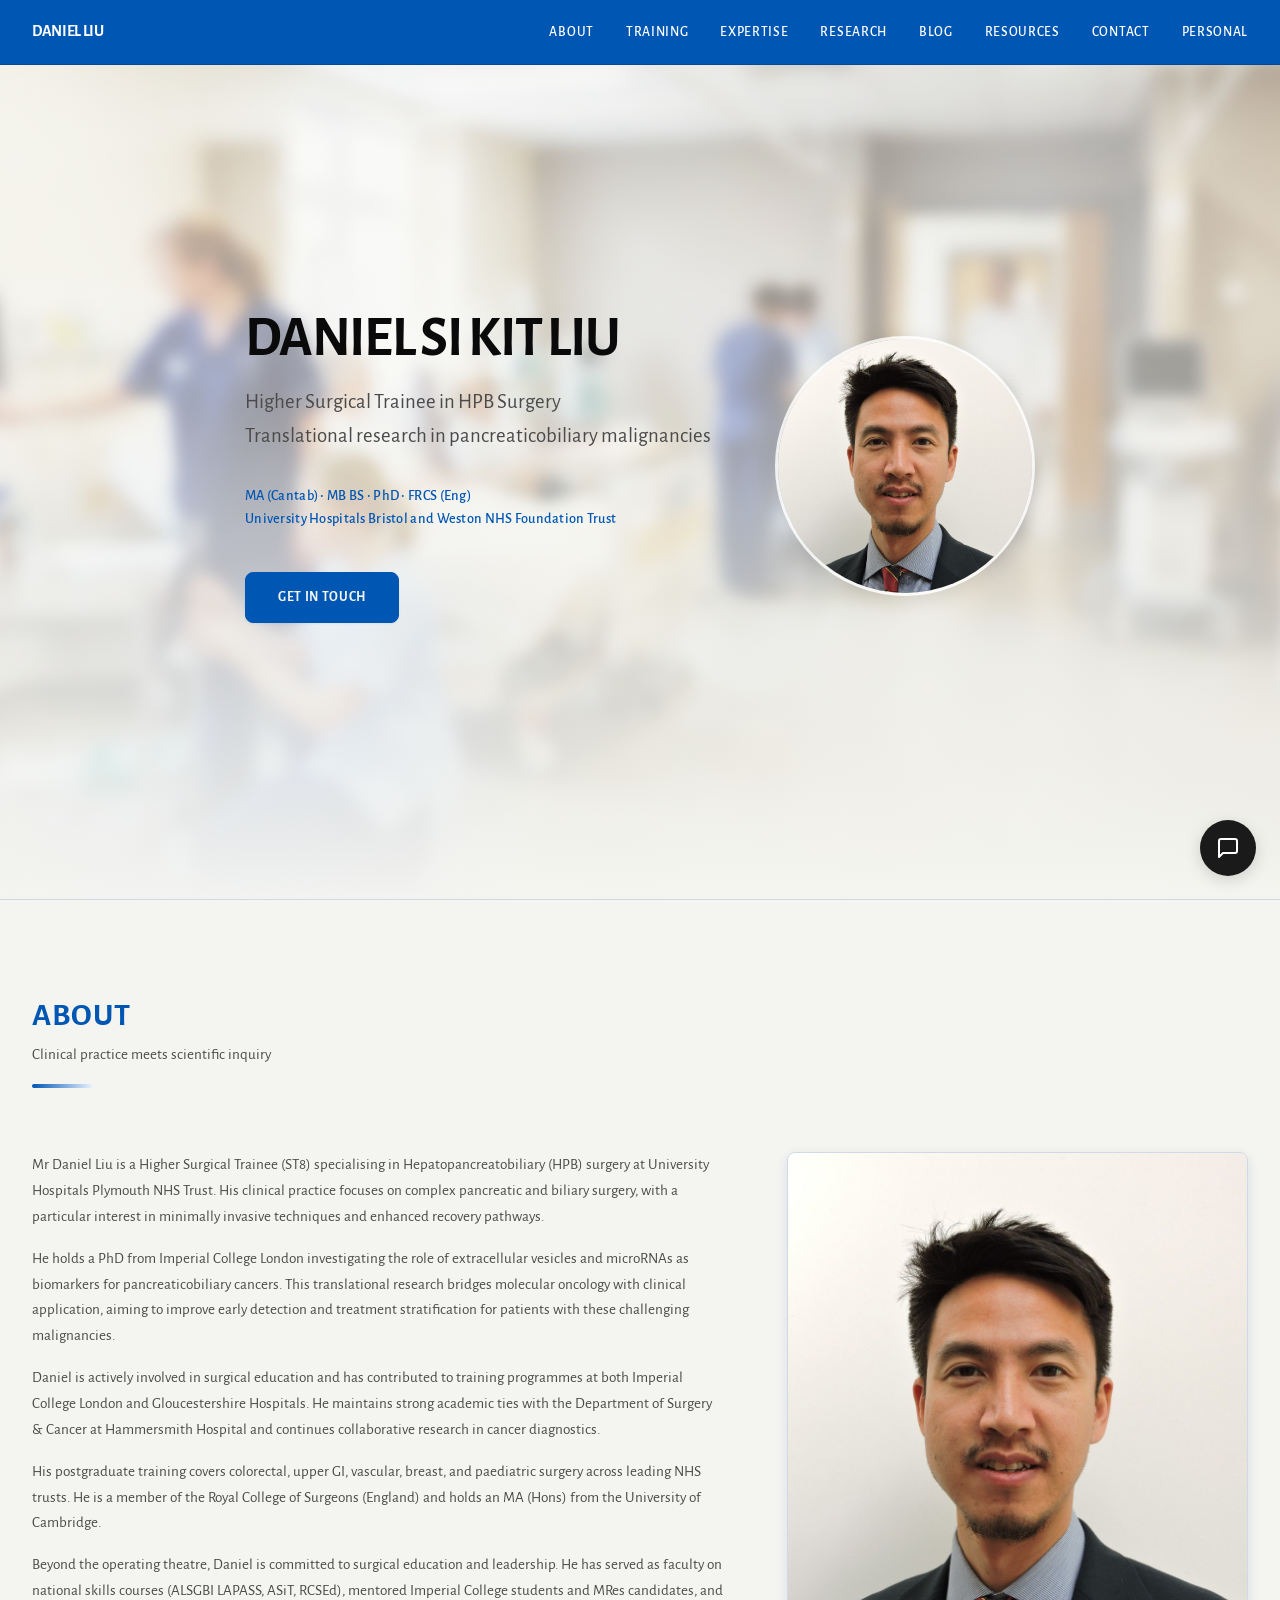
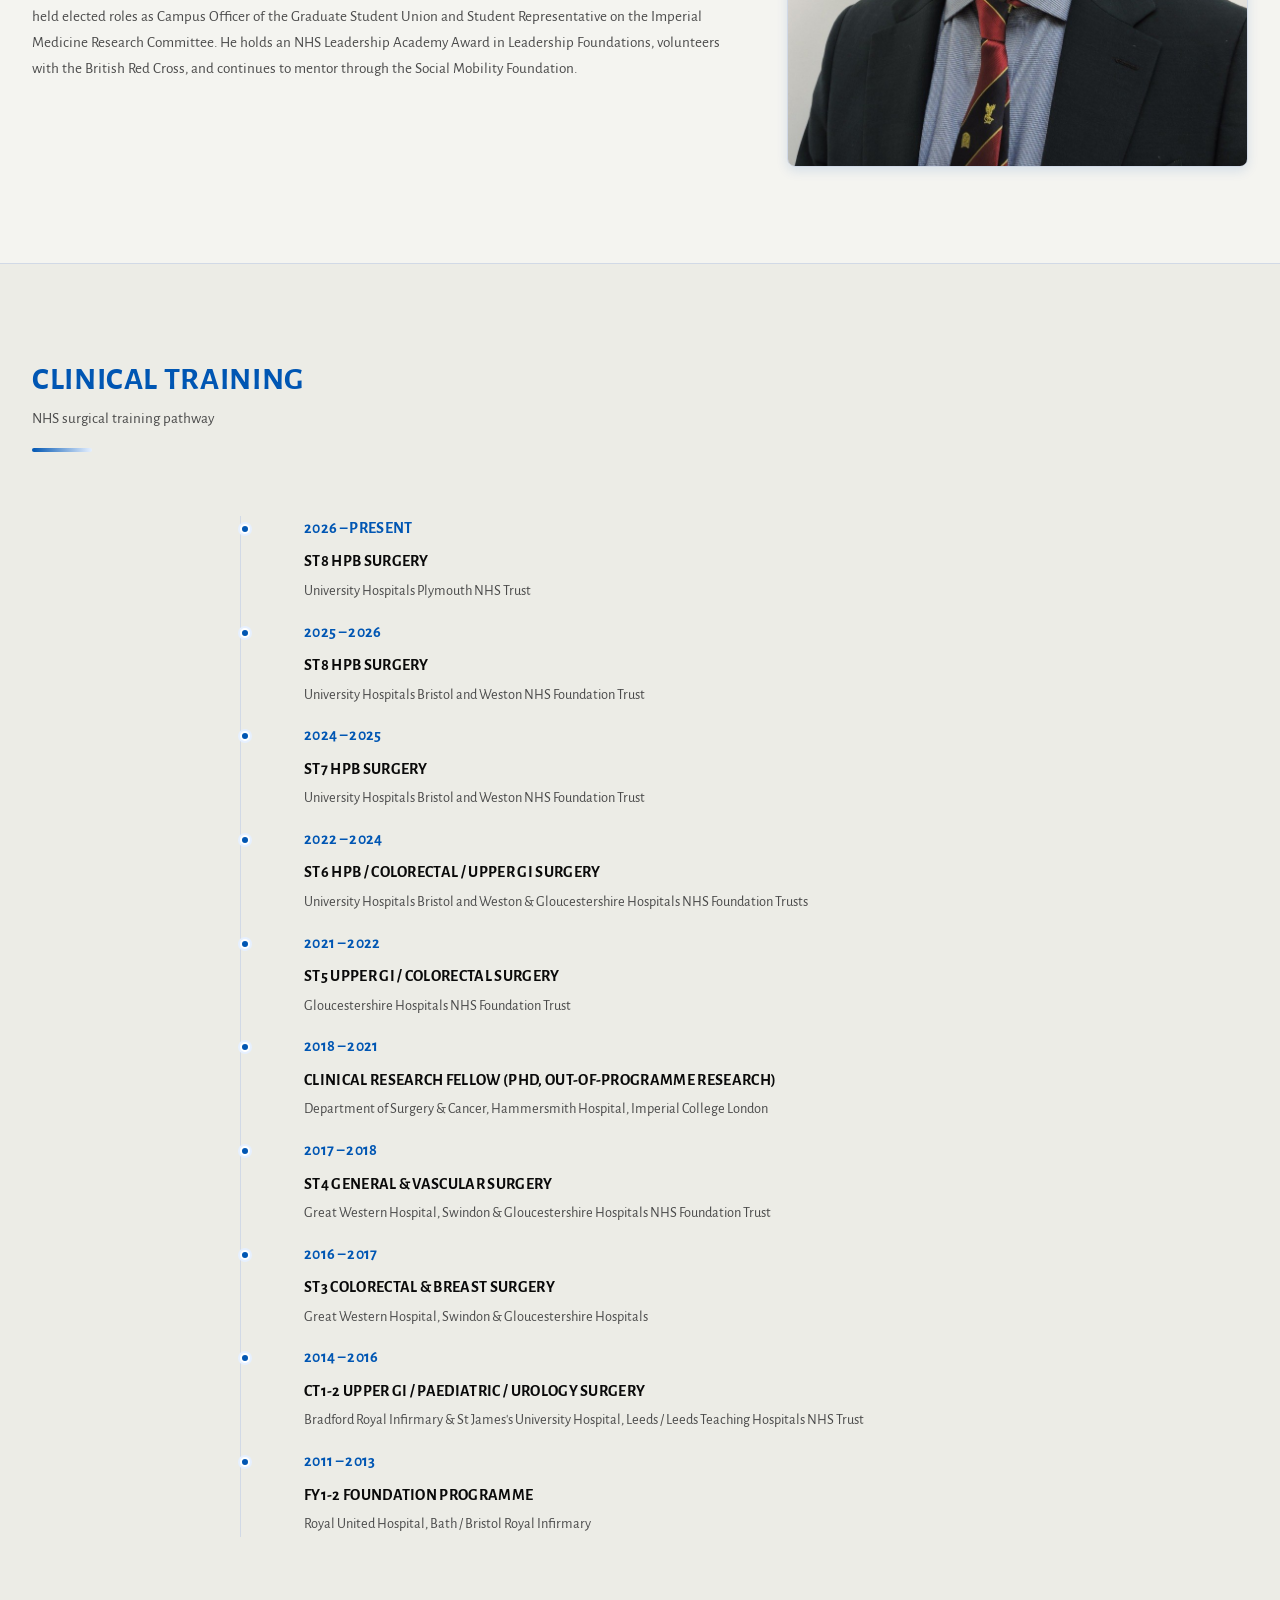
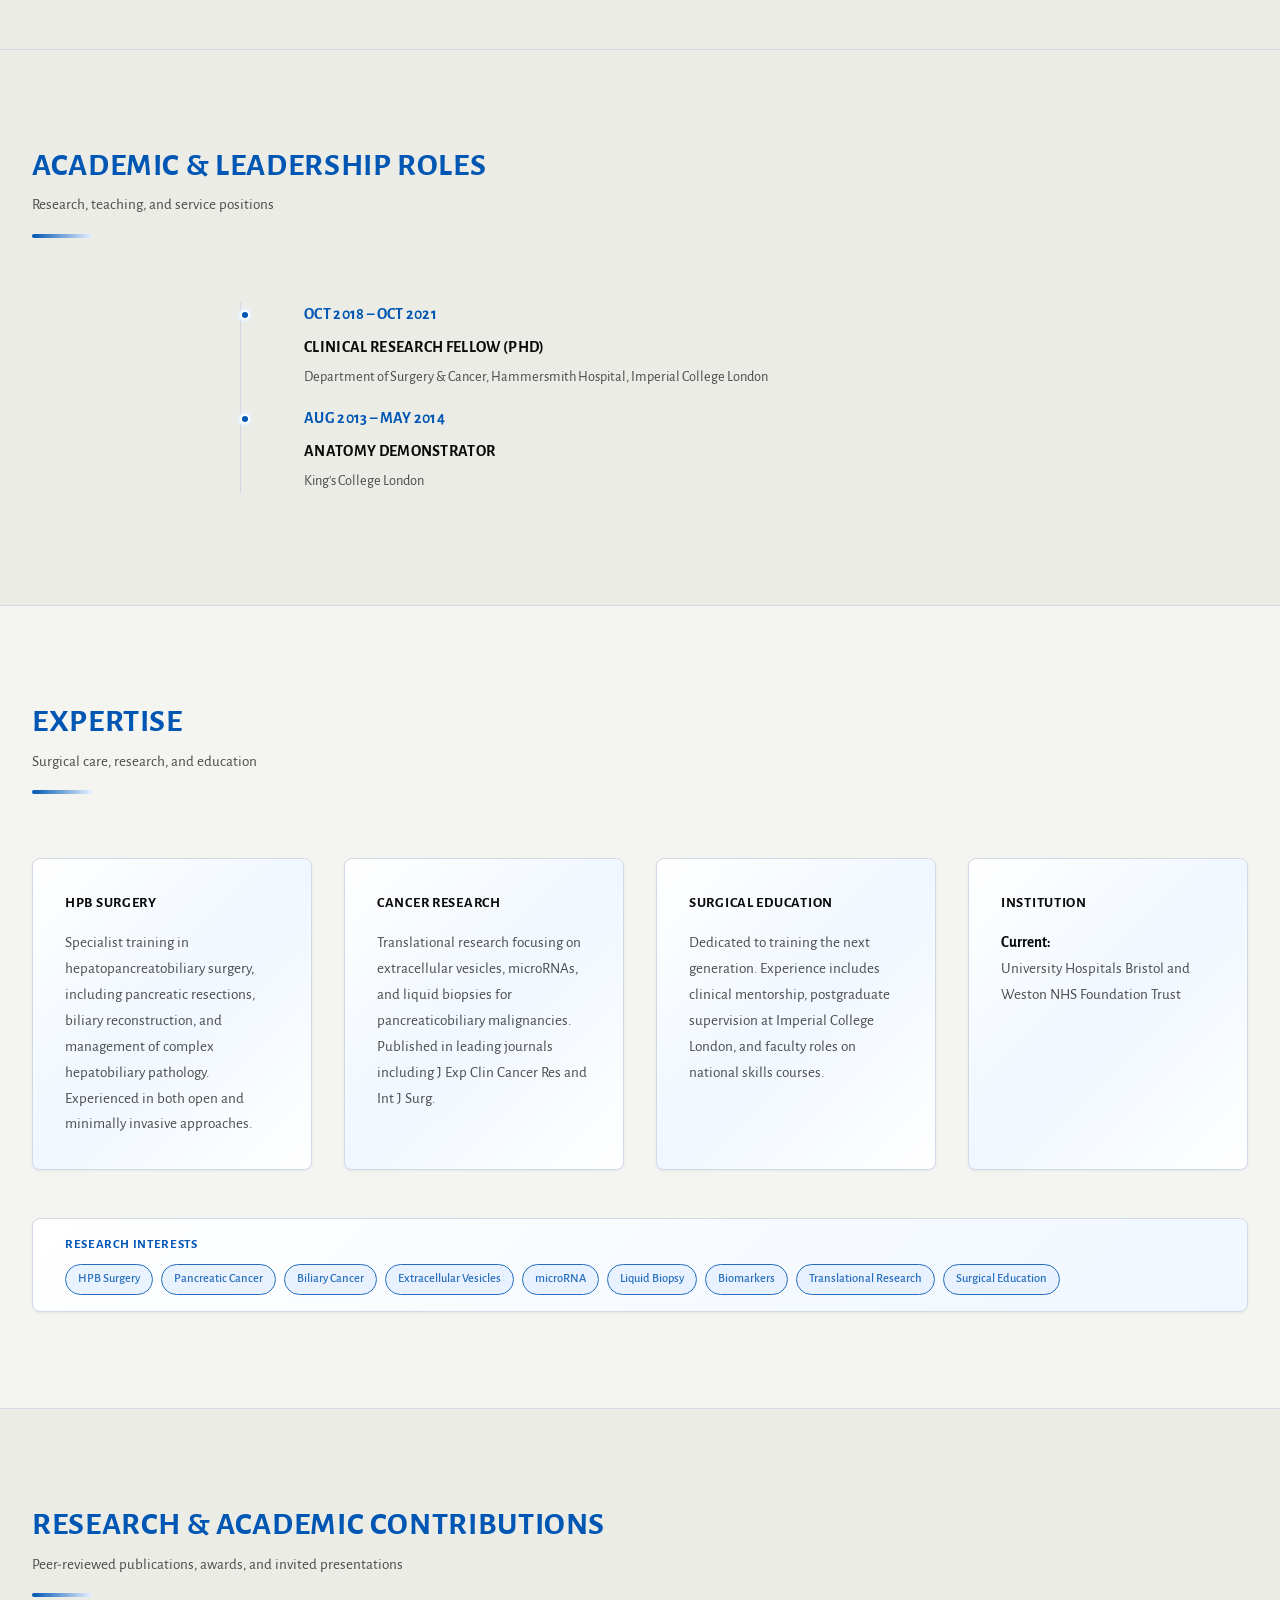
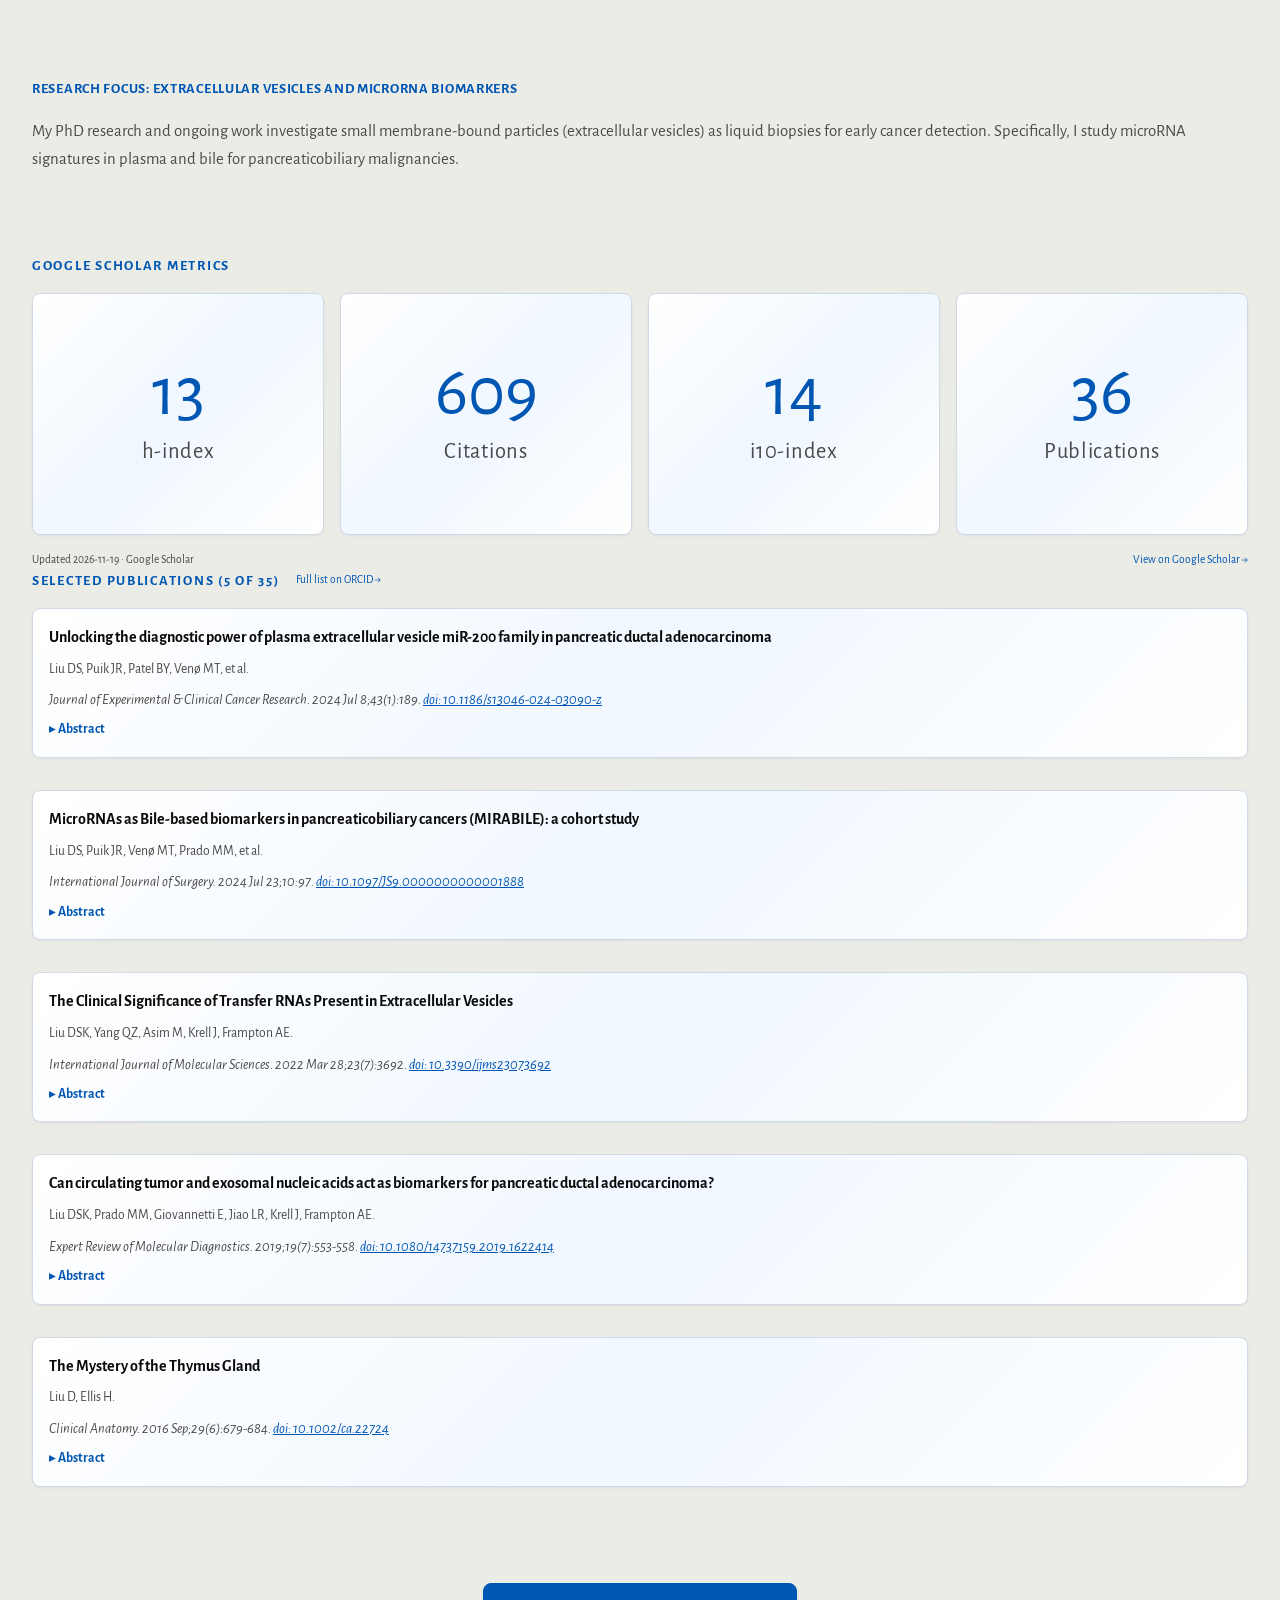
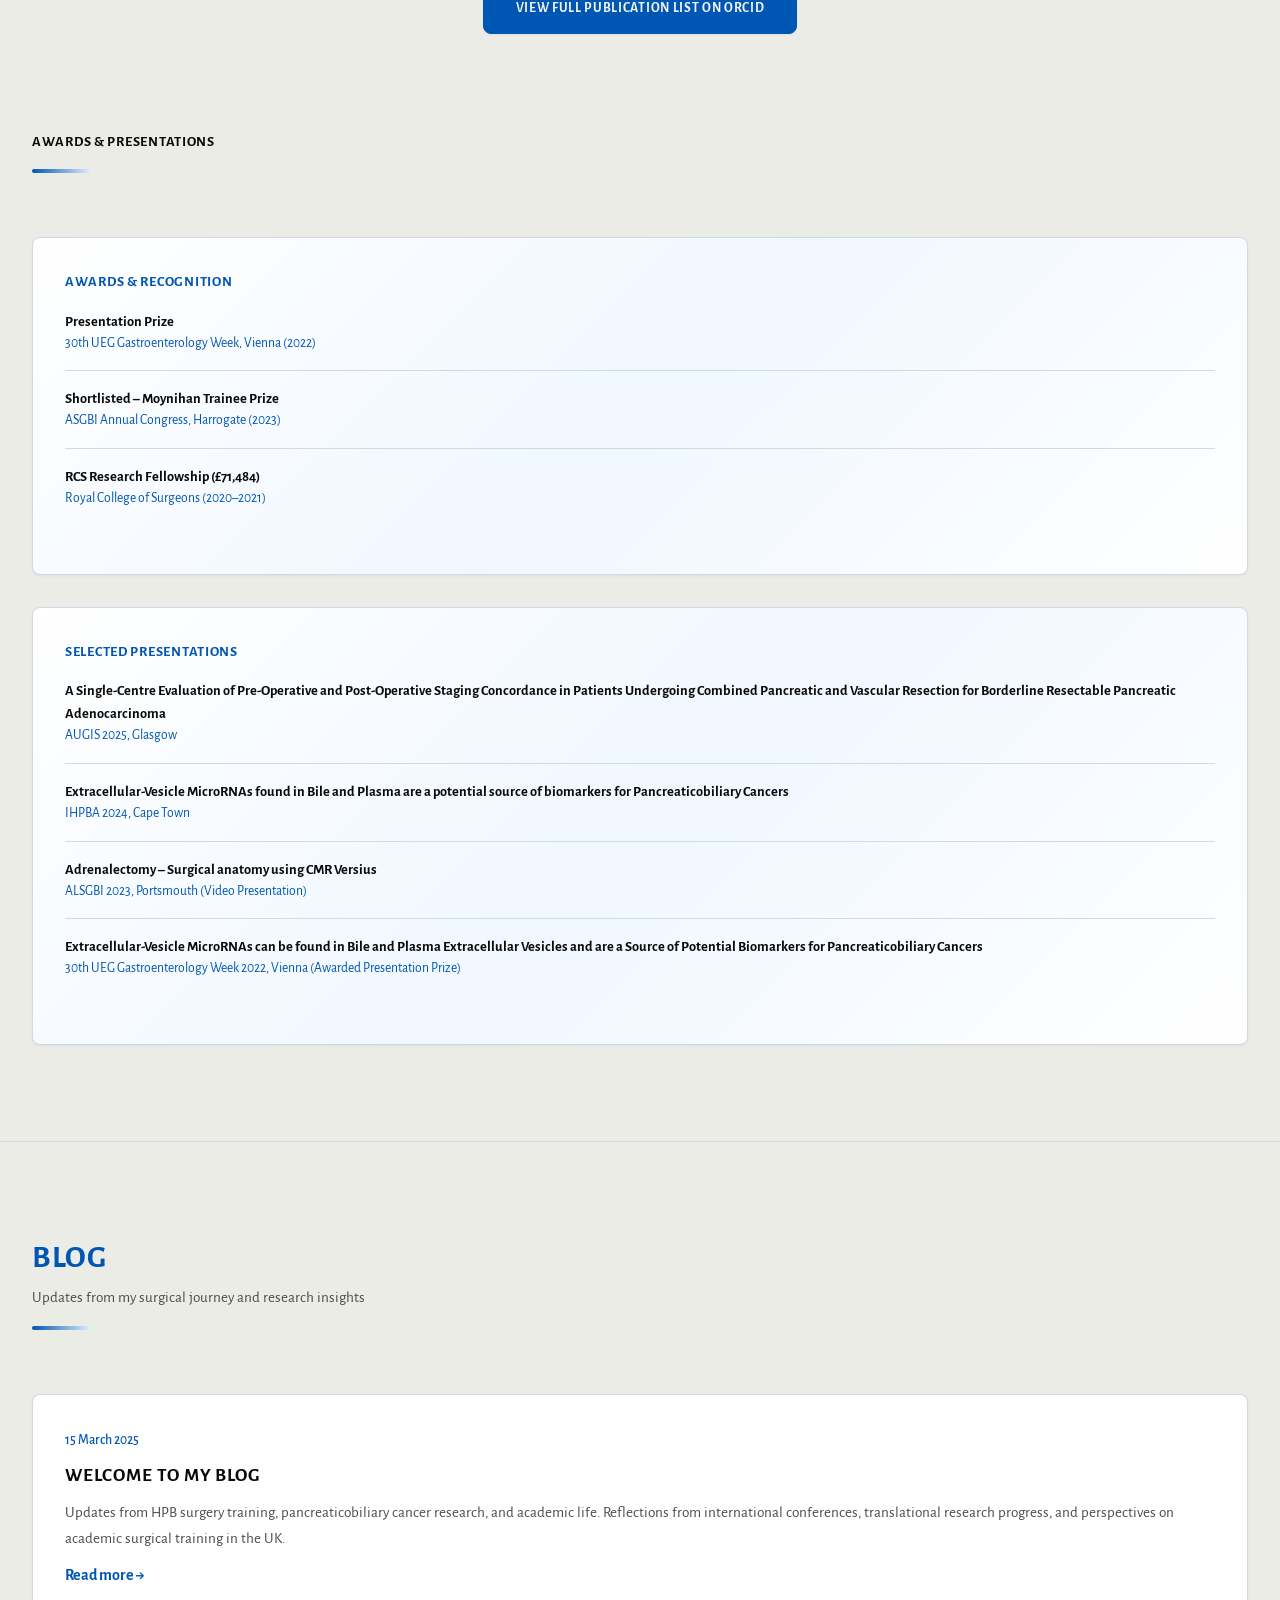
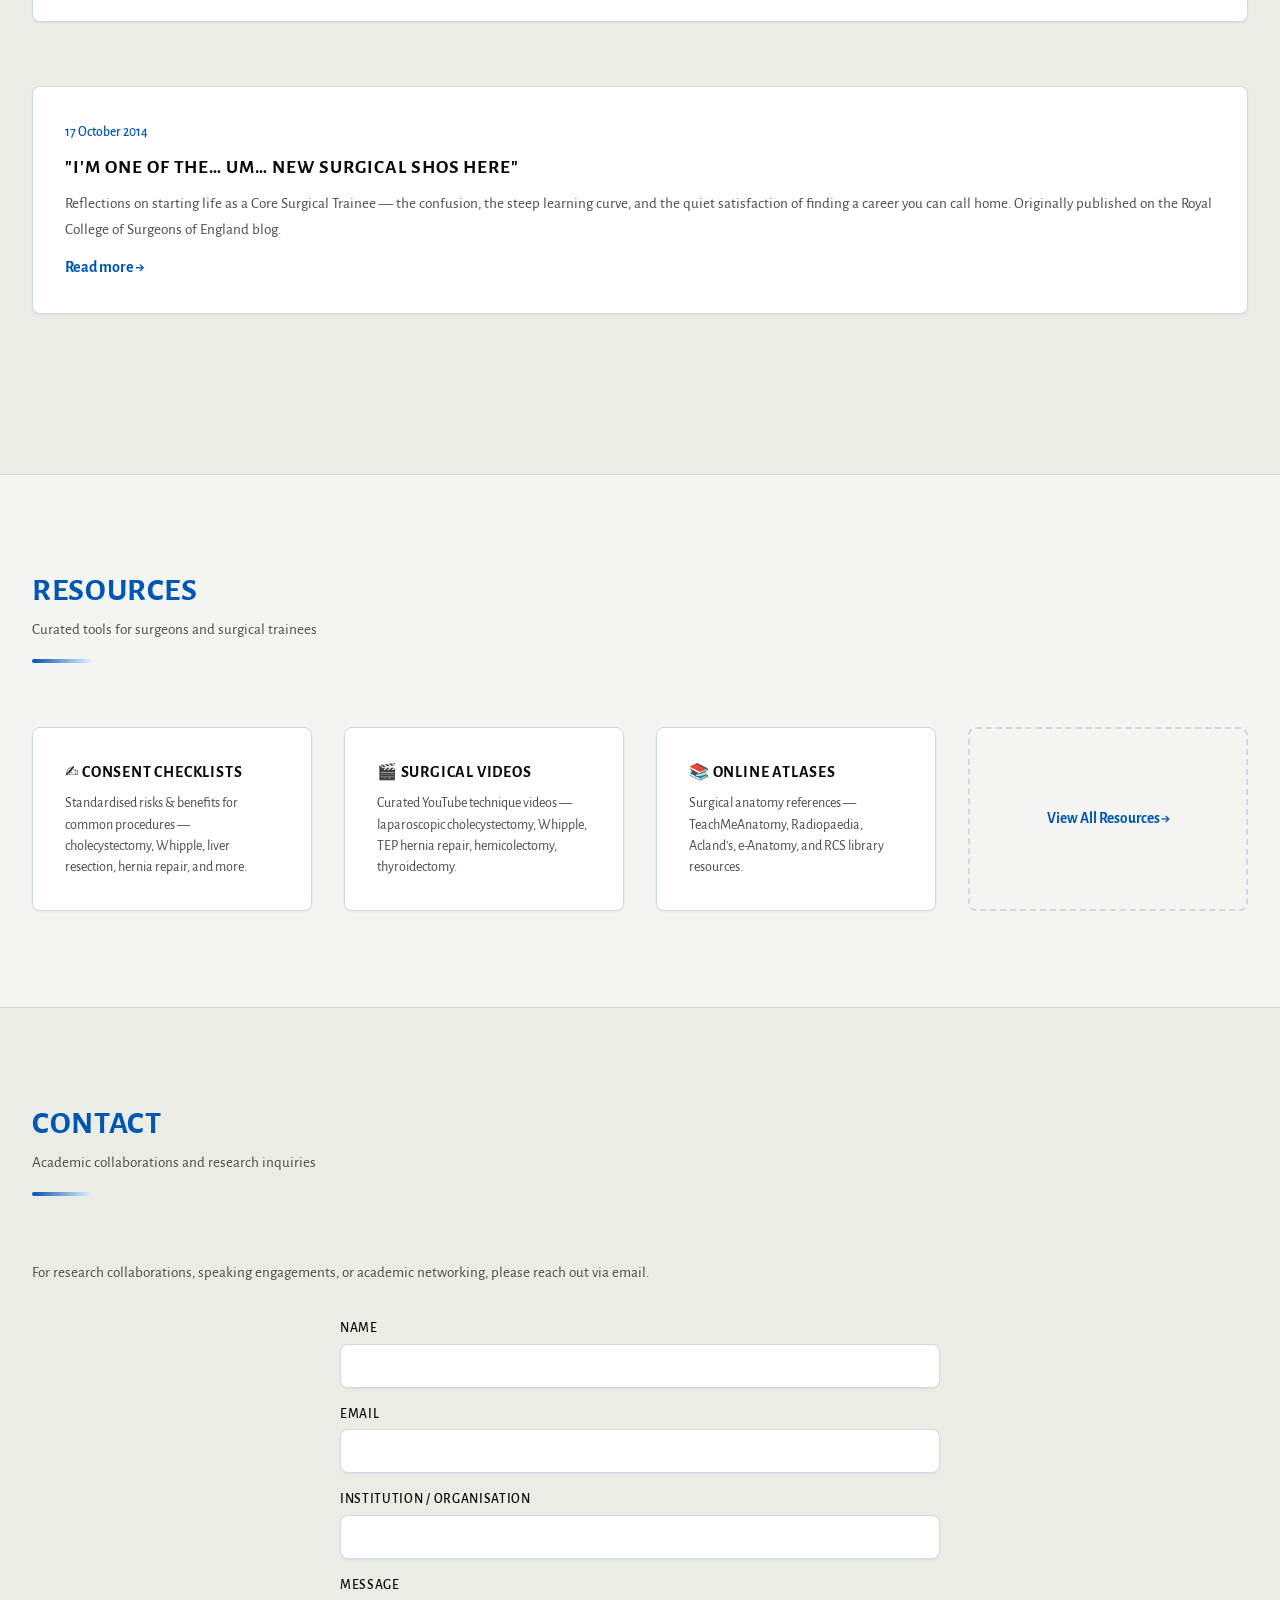
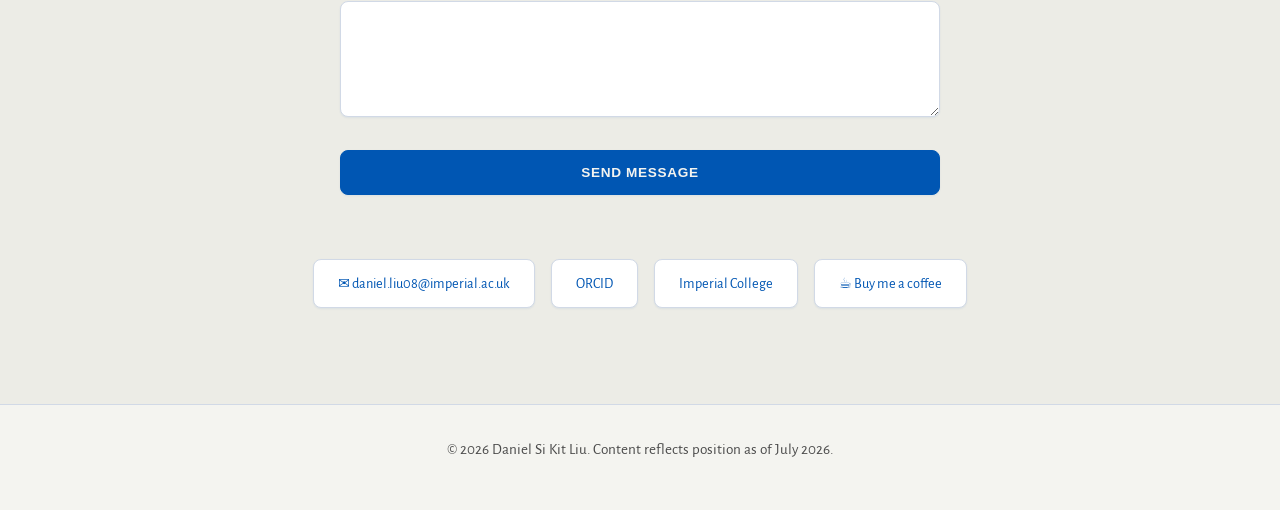
<file: index.html>
<!DOCTYPE html>
<html lang="en">
<head>
  <meta charset="UTF-8">
  <meta name="viewport" content="width=device-width, initial-scale=1.0, maximum-scale=1.0, user-scalable=no">
  <title>Daniel Liu | HPB Surgeon &amp; Researcher, UK</title>
  <link rel="icon" type="image/png" sizes="32x32" href="img/favicon-32x32.png">
  <link rel="icon" type="image/png" sizes="16x16" href="img/favicon-16x16.png">
  <link rel="shortcut icon" href="img/favicon.ico">
  <link rel="apple-touch-icon" sizes="180x180" href="img/apple-touch-icon.png">
  <link rel="manifest" href="site.webmanifest">
  <meta name="description" content="Mr Daniel Liu - Higher Surgical Trainee in HPB Surgery at University Hospitals Plymouth NHS Trust. Imperial College London PhD, specialising in pancreaticobiliary cancer research.">
  <link rel="canonical" href="https://danskliu.com">
  <!-- Open Graph / Social -->
  <meta property="og:type" content="profile">
  <meta property="og:title" content="Daniel Liu | HPB Surgeon &amp; Researcher, UK">
  <meta property="og:description" content="Higher Surgical Trainee in HPB Surgery. Imperial College London PhD in pancreaticobiliary cancer research.">
  <meta property="og:url" content="https://danskliu.com">
  <meta property="og:image" content="https://danskliu.com/preview.jpg">
  <meta property="profile:username" content="dskl329-ai">
  <meta name="twitter:card" content="summary_large_image">
  <meta name="twitter:title" content="Daniel Liu | HPB Surgeon &amp; Researcher, UK">
  <meta name="twitter:description" content="Higher Surgical Trainee in HPB Surgery. Imperial College London PhD in pancreaticobiliary cancer research.">
  <meta name="twitter:image" content="https://danskliu.com/preview.jpg">
  <link rel="preconnect" href="https://fonts.googleapis.com">
  <link rel="preconnect" href="https://fonts.gstatic.com" crossorigin>
  <link href="https://fonts.googleapis.com/css2?family=Alegreya+Sans:ital,wght@0,400;0,500;0,700;0,800;1,400&display=swap" rel="stylesheet" media="print" onload="this.media='all'">
  <noscript><link href="https://fonts.googleapis.com/css2?family=Alegreya+Sans:ital,wght@0,400;0,500;0,700;0,800;1,400&display=swap" rel="stylesheet"></noscript>
  <!-- Schema.org markup for Physician -->
  <script type="application/ld+json">
  {
    "@context": "https://schema.org",
    "@type": "Physician",
    "name": "Mr Daniel Liu, MA (Cantab), MBBS, PhD, FRCS (Eng)",
    "jobTitle": "Higher Surgical Trainee in HPB Surgery",
    "medicalSpecialty": "Hepatopancreatobiliary Surgery",
    "worksFor": {
      "@type": "Hospital",
      "name": "University Hospitals Plymouth NHS Trust"
    },
    "memberOf": {
      "@type": "MedicalOrganization",
      "name": "Royal College of Surgeons of England"
    },
    "alumniOf": [
      {
        "@type": "EducationalOrganization",
        "name": "Imperial College London",
        "additionalType": "PhD in Cancer Research"
      },
      {
        "@type": "EducationalOrganization",
        "name": "University of Cambridge",
        "additionalType": "MA (Hons)"
      }
    ],
    "email": "daniel.liu08@imperial.ac.uk",
    "url": "https://danskliu.com",
    "sameAs": [
      "https://orcid.org/0000-0002-4153-504X",
      "https://imperial.ac.uk/people/daniel.liu08"
    ],
    "knowsAbout": [
      "HPB Surgery",
      "Pancreatic Cancer",
      "Biliary Surgery",
      "Extracellular Vesicles",
      "MicroRNA Biomarkers",
      "Liquid Biopsies",
      "Translational Oncology"
    ]
  }
  </script>
    <link rel="preload" as="style" href="/assets/css/base.css">
  <link rel="stylesheet" href="/assets/css/base.css">
  <link rel="preload" as="image" href="img/hero-ward.jpg" fetchpriority="high">
  <style>
    /* Page-specific layout tokens (shared tokens live in /assets/css/base.css) */
    :root {
      --max-width: 1400px;
      --spacing-lg: 4rem;
      --spacing-xl: 6rem;
      --header-bg: var(--accent);
      --header-fg: #ffffff;
      --header-border: rgba(0,0,0,0.15);
    }

    /* Typography */
    h1, h2, h3, h4, .label {
      font-weight: 700;
      letter-spacing: -0.03em;
      text-transform: uppercase;
    }

    h1 {
      font-size: clamp(2rem, 5vw, 3.5rem);
      line-height: 1.1;
      margin-bottom: var(--spacing-md);
    }

    h2 {
      font-size: clamp(1.2rem, 2vw, 1.8rem);
      line-height: 1.2;
      margin-bottom: var(--spacing-md);
      letter-spacing: 0.02em;
    }

    h3 {
      font-size: 0.9rem;
      font-weight: 600;
      margin-bottom: var(--spacing-sm);
      letter-spacing: 0.05em;
    }

    p {
      color: var(--text-secondary);
      font-size: 0.95rem;
      margin-bottom: var(--spacing-sm);
      line-height: 1.7;
    }

    a {
      color: var(--accent);
      text-decoration: underline;
      transition: var(--transition);
    }

    a:hover {
      opacity: 0.7;
    }

    .container {
      max-width: var(--max-width);
      margin: 0 auto;
      padding: 0 var(--spacing-md);
    }

    /* Header */
    header {
      position: fixed;
      top: 0;
      left: 0;
      right: 0;
      z-index: 1000;
      background: var(--header-bg);
      backdrop-filter: blur(8px);
      border-bottom: 1px solid var(--header-border);
    }

    nav[role="navigation"] {
      display: flex;
      justify-content: space-between;
      align-items: center;
      height: 64px;
    }

    .logo {
      font-size: 1rem;
      font-weight: 700;
      letter-spacing: -0.02em;
      color: var(--header-fg);
    }

    .nav-links {
      display: flex;
      gap: var(--spacing-md);
      list-style: none;
    }

    .nav-links a {
      font-size: 0.85rem;
      font-weight: 500;
      color: var(--header-fg);
      padding: var(--spacing-xs) 0;
      text-decoration: none;
      letter-spacing: 0.05em;
      text-transform: uppercase;
    }

    .nav-links a:hover,
    .nav-links a:focus {
      color: var(--header-fg);
      opacity: 0.8;
      text-decoration: underline;
    }

    .mobile-menu-btn {
      display: none;
      background: none;
      border: 1px solid rgba(255,255,255,0.55);
      color: var(--header-fg);
      font-size: 1.5rem;
      cursor: pointer;
      padding: 0.25rem 0.75rem;
      border-radius: var(--radius);
    }

    /* Hero */
    .hero {
      min-height: 100vh;
      display: flex;
      align-items: center;
      padding: var(--spacing-xl) var(--spacing-md);
      padding-top: calc(64px + var(--spacing-lg));
      background:
        linear-gradient(180deg, rgba(244,244,240,0.44) 0%, rgba(244,244,240,0.60) 45%, var(--bg-primary) 100%),
        url("img/hero-ward.jpg") center 32% / cover no-repeat;
      border-bottom: 1px solid var(--border);
      position: relative;
    }

    .hero::before {
      content: '';
      position: absolute;
      inset: 0;
      background-image:
        radial-gradient(circle at 20% 80%, var(--accent-light) 0%, transparent 25%),
        radial-gradient(circle at 80% 20%, var(--accent-light) 0%, transparent 20%);
      opacity: 0.28;
      pointer-events: none;
    }

    .hero-content {
      max-width: 1100px;
      margin: 0 auto;
      position: relative;
      z-index: 1;
      display: flex;
      align-items: center;
      gap: var(--spacing-lg);
    }

    .hero-text {
      flex: 1;
      min-width: 0;
    }

    .hero-headshot {
      flex-shrink: 0;
      width: 260px;
      height: 260px;
      border-radius: 50%;
      overflow: hidden;
      border: 3px solid rgba(255,255,255,0.8);
      box-shadow: 0 4px 20px rgba(0,0,0,0.1);
    }
    .hero-headshot img {
      width: 100%;
      height: 100%;
      object-fit: cover;
      object-position: center 18%;
    }

    .hero h1 {
      margin-bottom: var(--spacing-sm);
    }

    .hero-subtitle {
      font-size: clamp(1rem, 2vw, 1.3rem);
      color: var(--text-secondary);
      margin-bottom: var(--spacing-md);
      line-height: 1.6;
    }

    .hero-credentials {
      font-size: 0.9rem;
      color: var(--accent);
      margin-top: var(--spacing-sm);
      font-weight: 500;
      letter-spacing: 0.02em;
    }

    /* Section */
    section {
      padding: var(--spacing-xl) 0;
      border-bottom: 1px solid var(--border);
    }

    section:last-of-type { border-bottom: none; }

    .section-header {
      margin-bottom: var(--spacing-lg);
      position: relative;
    }

    .section-header h2 {
      margin-bottom: var(--spacing-xs);
      color: var(--accent);
      font-size: clamp(1.4rem, 2.5vw, 2rem);
    }

    .section-header::after {
      content: '';
      display: block;
      width: 60px;
      height: 4px;
      background: linear-gradient(90deg, var(--accent), var(--accent-light));
      margin-top: var(--spacing-sm);
      border-radius: 2px;
    }

    .section-header p {
      margin-bottom: 0;
      color: var(--text-secondary);
    }

    /* About */
    .about-grid {
      display: grid;
      grid-template-columns: 1.2fr 0.8fr;
      gap: var(--spacing-lg);
      align-items: start;
    }

    .about-content p {
      margin-bottom: var(--spacing-sm);
    }

    .about-slider {
      width: 100%;
      aspect-ratio: 3/4;
      background: linear-gradient(135deg, var(--bg-secondary) 0%, var(--accent-subtle) 100%);
      border: 1px solid var(--border);
      border-radius: var(--radius);
      box-shadow: var(--shadow-md);
      position: relative;
      overflow: hidden;
    }

    .slider-track {
      display: flex;
      width: 400%; /* 4 images */
      transition: transform 0.5s cubic-bezier(0.4, 0, 0.2, 1);
    }

    .slider-slide {
      width: 25%;
      flex-shrink: 0;
      position: relative;
    }

    .slider-slide img {
      width: 100%;
      height: 100%;
      object-fit: cover;
      display: block;
    }

    .slider-nav {
      position: absolute;
      bottom: 1.5rem;
      left: 50%;
      transform: translateX(-50%);
      display: flex;
      gap: 0.5rem;
    }

    .slider-dot {
      width: 8px;
      height: 8px;
      border-radius: 50%;
      background: rgba(255,255,255,0.3);
      border: 2px solid var(--accent);
      cursor: pointer;
      transition: all 0.3s ease;
    }

    .slider-dot.active {
      background: var(--accent);
      transform: scale(1.3);
    }

    /* Responsive adjustments */
    @media (max-width: 768px) {
      .about-slider {
        aspect-ratio: 3/5;
      }
    }

    /* Timeline */
    .timeline { max-width: 800px; margin: 0 auto; position: relative; padding-left: 2rem; }
    .timeline::before {
      content: ''; position: absolute; left: 0; top: 0; bottom: 0; width: 1px; background: var(--border);
    }
    .timeline-item { position: relative; margin-bottom: var(--spacing-sm); padding-left: var(--spacing-md); }
    .timeline-item::before {
      content: ''; position: absolute; left: -2rem; top: 0.5rem; width: 10px; height: 10px; border-radius: 50%; background: var(--accent); border: 2px solid var(--bg-card); box-shadow: 0 0 0 2px var(--accent-light);
    }
    .timeline-date {
      font-size: 1rem;
      color: var(--accent);
      font-weight: 600;
      margin-bottom: 0.5rem;
      letter-spacing: 0.02em;
      font-family: 'Alegreya Sans', Optima, 'Segoe UI', system-ui, sans-serif;
    }
    .timeline-content h3 {
      font-size: 1rem;
      margin-bottom: 0.25rem;
      letter-spacing: 0.02em;
    }
    .timeline-content p {
      margin: 0;
      font-size: 0.9rem;
    }

    /* Bento Grid */
    .bento-grid {
      display: grid;
      gap: var(--spacing-md);
      margin-top: var(--spacing-md);
    }

    .bento-card {
      background: var(--bg-card);
      border: 1px solid var(--border);
      border-radius: var(--radius);
      box-shadow: var(--shadow-sm);
      padding: var(--spacing-md);
      position: relative;
      transition: var(--transition);
    }

    .bento-card:hover {
      box-shadow: var(--shadow-md);
      transform: translateY(-2px);
    }

    .bento-card h3 {
      margin-bottom: var(--spacing-sm);
      color: var(--text-primary);
    }

    .bento-card p {
      margin-bottom: 0;
    }

    .bento-card strong {
      color: var(--text-primary);
    }

    .expertise-card {
      background: linear-gradient(135deg, var(--bg-card) 0%, var(--accent-subtle) 50%, var(--bg-card) 100%);
    }

    /* Grid spans - rebalanced for visual rhythm */
    .span-12 { grid-column: span 12; }
    .span-8 { grid-column: span 8; }
    .span-6 { grid-column: span 6; }
    .span-4 { grid-column: span 4; }
    .span-3 { grid-column: span 3; }

    @media (max-width: 1024px) {
      .bento-grid { grid-template-columns: 1fr; }
      .span-8, .span-6, .span-4, .span-3 { grid-column: span 1; }
    }
    @media (min-width: 1025px) {
      .bento-grid { grid-template-columns: repeat(12, 1fr); }
    }

    /* Publications */
    .pub-item {
      margin-bottom: var(--spacing-sm);
      padding: var(--spacing-sm);
      border: 1px solid var(--border);
      border-radius: var(--radius);
      background: linear-gradient(135deg, var(--bg-card) 0%, var(--accent-subtle) 50%, var(--bg-card) 100%);
      box-shadow: var(--shadow-sm);
      transition: var(--transition);
    }

    .pub-item:hover {
      box-shadow: var(--shadow-md);
      transform: translateY(-2px);
    }

    .pub-title {
      font-weight: 600;
      margin-bottom: var(--spacing-xs);
      color: var(--text-primary);
      font-size: 1rem;
    }

    .pub-meta {
      font-size: 0.85rem;
      color: var(--text-secondary);
      margin-bottom: var(--spacing-xs);
    }

    .pub-journal {
      font-style: italic;
      color: var(--text-secondary);
      font-size: 0.9rem;
    }

    .research-focus {
      background: var(--bg-secondary);
      padding: var(--spacing-sm) 0 var(--spacing-lg) 0;
    }

    .research-focus h3 {
      color: var(--accent);
    }

    .research-focus p {
      font-size: 1.05rem;
      line-height: 1.7;
      color: var(--text-secondary);
    }

    .research-interests {
      margin-top: var(--spacing-sm);
    }

    .research-interests ul {
      list-style: none;
      margin: 0;
      padding: 0;
    }

    .research-interests li {
      padding: 0.25rem 0;
      color: var(--text-secondary);
      font-size: 0.9rem;
      padding-left: 1rem;
      position: relative;
    }

    .research-interests li::before {
      content: "—";
      position: absolute;
      left: 0;
    }

    /* Research tag badges */
    .tag-badge {
      display: inline-block;
      padding: 0.3rem 0.75rem;
      font-size: 0.78rem;
      font-weight: 500;
      color: var(--accent);
      background: var(--accent-light);
      border: 1px solid var(--accent);
      border-radius: 100px;
      white-space: nowrap;
      transition: var(--transition);
      opacity: 0.85;
    }
    .tag-badge:hover {
      opacity: 1;
      background: var(--accent);
      color: var(--bg-primary);
    }

    /* Contact Form */
    .contact-form {
      max-width: 600px;
      margin: 0 auto var(--spacing-lg);
    }

    .contact-form input,
    .contact-form textarea {
      width: 100%;
      padding: 0.75rem;
      border: 1px solid var(--border);
      border-radius: var(--radius);
      margin-bottom: var(--spacing-sm);
      font-family: inherit;
      font-size: 0.95rem;
      transition: var(--transition);
      background: var(--bg-card);
      box-shadow: var(--shadow-sm);
    }

    .contact-form input:focus,
    .contact-form textarea:focus {
      outline: none;
      border-color: var(--accent);
      background: var(--accent-light);
      box-shadow: 0 0 0 3px rgba(0,0,0,0.05);
    }

    .contact-form label {
      display: block;
      margin-bottom: 0.25rem;
      font-weight: 500;
      font-size: 0.85rem;
      text-transform: uppercase;
      letter-spacing: 0.05em;
    }

    .contact-links {
      display: flex;
      justify-content: center;
      gap: var(--spacing-sm);
      margin-top: var(--spacing-md);
      flex-wrap: wrap;
    }

    .contact-links a {
      display: inline-flex;
      align-items: center;
      gap: 0.5rem;
      padding: 0.75rem 1.5rem;
      background: var(--bg-card);
      border: 1px solid var(--border);
      border-radius: var(--radius);
      box-shadow: var(--shadow-sm);
      transition: var(--transition);
      font-size: 0.9rem;
      text-decoration: none;
    }

    .contact-links a:hover {
      border-color: var(--accent);
      background: var(--accent-light);
      box-shadow: var(--shadow-md);
      transform: translateY(-1px);
    }

    /* Academic */
    .academic-grid {
      display: grid;
      gap: var(--spacing-md);
      margin-top: var(--spacing-md);
    }

    .academic-card {
      padding: var(--spacing-md);
      border: 1px solid var(--border);
      border-radius: var(--radius);
      background: linear-gradient(135deg, var(--bg-card) 0%, var(--accent-subtle) 50%, var(--bg-card) 100%);
      box-shadow: var(--shadow-sm);
      transition: var(--transition);
    }

    .academic-card:hover {
      box-shadow: var(--shadow-md);
      transform: translateY(-2px);
    }

    .academic-card h3 {
      color: var(--accent);
      margin-bottom: var(--spacing-sm);
    }

    .academic-list {
      list-style: none;
      margin: 0;
      padding: 0;
    }

    .academic-list li {
      padding: 0.5rem 0;
      border-bottom: 1px solid var(--border);
      color: var(--text-secondary);
      font-size: 0.9rem;
      line-height: 1.5;
    }

    .academic-list li:last-child { border-bottom: none; }

    .award-item {
      margin-bottom: var(--spacing-sm);
      padding-bottom: var(--spacing-sm);
      border-bottom: 1px solid var(--border);
    }

    .award-item:last-child { border-bottom: none; }

    .award-title {
      font-weight: 600;
      color: var(--text-primary);
      font-size: 0.9rem;
    }

    .award-org {
      color: var(--accent);
      font-size: 0.85rem;
    }

    /* Footer */
    footer {
      padding: var(--spacing-md) 0;
      text-align: center;
      color: var(--text-secondary);
      font-size: 0.85rem;
      border-top: 1px solid var(--border);
    }

    /* Mobile */
    @media (max-width: 768px) {
      .skip-link { z-index: 10001; }
      .nav-links {
        display: none;
        position: absolute;
        top: 64px;
        left: 0;
        right: 0;
        background: var(--header-bg);
        border-bottom: 1px solid var(--header-border);
        padding: var(--spacing-sm);
        flex-direction: column;
        gap: var(--spacing-sm);
        border-radius: 0 0 var(--radius) var(--radius);
        box-shadow: var(--shadow-md);
      }

      .nav-links.active { display: flex; }

      .mobile-menu-btn {
        display: block;
        padding: 0.5rem 1rem;
      }

      .mobile-menu-btn[aria-expanded="true"] {
        background: rgba(255,255,255,0.25);
      }

      .about-grid { grid-template-columns: 1fr; gap: var(--spacing-md); }
      .hero { 
        padding-top: calc(64px + var(--spacing-md)); 
        padding-bottom: var(--spacing-lg);
        min-height: auto;
      }
      .hero-content { flex-direction: column; text-align: center; }
      .hero-headshot { width: 180px; height: 180px; margin: 0 auto var(--spacing-sm); order: -1; }
      section { padding: var(--spacing-lg) 0; }
      .contact-links { justify-content: center; }
      .bento-grid { grid-template-columns: 1fr !important; }
    }

    /* Animations moved to assets/css/base.css */

    /* Form feedback states */
    .contact-form .success-message,
    .contact-form .error-message {
      padding: 1rem;
      margin-bottom: var(--spacing-sm);
      border-radius: var(--radius);
      display: none;
    }
    .contact-form .success-message {
      background: #d4edda;
      color: #155724;
      border: 1px solid #c3e6cb;
    }
    .contact-form .error-message {
      background: #f8d7da;
      color: #721c24;
      border: 1px solid #f5c6cb;
    }

    /* ── Dark mode (page-specific adjustments — tokens & button live in base.css) ── */
    @media (prefers-color-scheme: dark) {
      .hero {
        background:
          linear-gradient(180deg, rgba(15,17,23,0.66) 0%, rgba(15,17,23,0.80) 45%, var(--bg-primary) 100%),
          url("img/hero-ward.jpg") center 32% / cover no-repeat;
      }
      a { color: var(--accent); }
      .pub-journal a { color: var(--accent); }
    }

  details.pub-abstract {
    margin-top: var(--spacing-xs);
  }
  details.pub-abstract summary {
    font-size: 0.85rem;
    font-weight: 600;
    color: var(--accent);
    cursor: pointer;
    list-style: none;
  }
  details.pub-abstract summary::-webkit-details-marker { display: none; }
  details.pub-abstract summary::before {
    content: '▸ ';
  }
  details.pub-abstract[open] summary::before {
    content: '▾ ';
  }
  details.pub-abstract summary:hover {
    color: var(--text-primary);
  }
  details.pub-abstract p {
    font-style: normal;
    font-size: 0.9rem;
    line-height: 1.65;
    color: var(--text-secondary);
    margin-top: var(--spacing-xs);
    padding-top: var(--spacing-xs);
    border-top: 1px solid var(--border);
  }

    /* ── Scholar Metrics Grid ── */
    .scholar-grid-header {
      display: flex;
      align-items: center;
      gap: var(--spacing-sm);
      margin-bottom: var(--spacing-sm);
    }
    .scholar-grid-title {
      font-size: 0.9rem;
      font-weight: 600;
      letter-spacing: 0.12em;
      text-transform: uppercase;
      color: var(--accent);
    }
    .scholar-stats-grid {
      display: grid;
      grid-template-columns: repeat(4, 1fr);
      gap: var(--spacing-sm);
    }
    .scholar-card {
      padding: var(--spacing-lg) var(--spacing-md);
      border: 1px solid var(--border);
      border-radius: var(--radius);
      background: linear-gradient(135deg, var(--bg-card) 0%, var(--accent-subtle) 50%, var(--bg-card) 100%);
      box-shadow: var(--shadow-sm);
      transition: var(--transition);
      text-align: center;
    }
    .scholar-card:hover {
      box-shadow: var(--shadow-md);
      border-color: var(--accent);
      transform: translateY(-2px);
    }
    .scholar-card-value {
      font-size: 4.4rem;
      color: var(--accent);
      line-height: 1.0;
      font-family: 'Alegreya Sans', Optima, 'Segoe UI', system-ui, sans-serif;
    }
    .scholar-card-label {
      font-size: 1.4rem;
      color: var(--text-secondary);
      margin-top: 0.35rem;
      letter-spacing: 0.03em;
    }
    .scholar-grid-footer {
      margin-top: var(--spacing-sm);
      font-size: 0.72rem;
      color: var(--text-secondary);
      display: flex;
      justify-content: space-between;
      align-items: center;
      flex-wrap: wrap;
      gap: var(--spacing-xs);
    }
    .scholar-grid-footer a {
      color: var(--accent);
      text-decoration: none;
    }
    .scholar-grid-footer a:hover {
      text-decoration: underline;
    }
    .scholar-loading {
      grid-column: 1 / -1;
      padding: var(--spacing-md);
      color: var(--text-secondary);
      font-size: 0.85rem;
      text-align: center;
    }
    @media (max-width: 768px) {
      .scholar-stats-grid {
        grid-template-columns: repeat(2, 1fr);
        gap: var(--spacing-sm);
      }
      .scholar-card { padding: var(--spacing-sm); }
      .scholar-card-value { font-size: 3rem; }
      .scholar-card-label { font-size: 1.1rem; }
    }
    @media (max-width: 480px) {
      .scholar-stats-grid { grid-template-columns: 1fr 1fr; }
    }
  </style>
  <link rel="stylesheet" href="dsk-chat.css">
  <script>
    // Redirect github.io domain to custom domain for SEO
    if (window.location.hostname === 'dskl329-ai.github.io') {
      window.location.replace('https://danskliu.com' + window.location.pathname);
    }
    // Prevent pinch-to-zoom (iOS Safari ignores CSS touch-action)
    document.addEventListener('gesturestart', function(e) { e.preventDefault(); });
  </script>
</head>
<body>
  <a href="#main-content" class="skip-link">Skip to main content</a>
  <header>
    <nav class="container" role="navigation" aria-label="Main navigation">
      <div class="logo">DANIEL LIU</div>
      <button class="mobile-menu-btn" aria-label="Toggle navigation menu" aria-expanded="false" aria-controls="primary-nav">
        ☰
      </button>
      <ul class="nav-links" id="primary-nav">
        <li><a href="#about">About</a></li>
        <li><a href="#training">Training</a></li>
        <li><a href="#expertise">Expertise</a></li>
        <li><a href="#research">Research</a></li>
        <li><a href="#blog">Blog</a></li>
        <li><a href="#resources">Resources</a></li>
        <li><a href="#contact">Contact</a></li>
        <li><a href="/climbing/">Personal</a></li>
      </ul>
    </nav>
  </header>

  <main id="main-content" role="main">
    <section class="hero" id="home" aria-labelledby="hero-title">
      <div class="container">
        <div class="hero-content fade-in">
          <div class="hero-text">
            <h1 id="hero-title">Daniel Si Kit Liu</h1>
            <p class="hero-subtitle">
              Higher Surgical Trainee in HPB Surgery<br>
              Translational research in pancreaticobiliary malignancies
            </p>
            <div class="hero-credentials">
              MA (Cantab) • MB BS • PhD • FRCS (Eng)<br>
              University Hospitals Bristol and Weston NHS Foundation Trust
            </div>
            <br>
            <a href="#contact" class="cta-button">Get in Touch</a>
          </div>
          <div class="hero-headshot">
            <img src="img/profile.jpg" alt="Daniel Si Kit Liu" loading="eager">
          </div>
        </div>
      </div>
    </section>

    <section id="about" aria-labelledby="about-title">
      <div class="container">
        <div class="section-header fade-in">
          <h2 id="about-title">About</h2>
          <p>Clinical practice meets scientific inquiry</p>
        </div>
        <div class="about-grid">
          <div class="about-content fade-in">
            <p>Mr Daniel Liu is a Higher Surgical Trainee (ST8) specialising in Hepatopancreatobiliary (HPB) surgery at University Hospitals Plymouth NHS Trust. His clinical practice focuses on complex pancreatic and biliary surgery, with a particular interest in minimally invasive techniques and enhanced recovery pathways.</p>
            <p>He holds a PhD from Imperial College London investigating the role of extracellular vesicles and microRNAs as biomarkers for pancreaticobiliary cancers. This translational research bridges molecular oncology with clinical application, aiming to improve early detection and treatment stratification for patients with these challenging malignancies.</p>
            <p>Daniel is actively involved in surgical education and has contributed to training programmes at both Imperial College London and Gloucestershire Hospitals. He maintains strong academic ties with the Department of Surgery & Cancer at Hammersmith Hospital and continues collaborative research in cancer diagnostics.</p>
            <p>His postgraduate training covers colorectal, upper GI, vascular, breast, and paediatric surgery across leading NHS trusts. He is a member of the Royal College of Surgeons (England) and holds an MA (Hons) from the University of Cambridge.</p>
            <p>Beyond the operating theatre, Daniel is committed to surgical education and leadership. He has served as faculty on national skills courses (ALSGBI LAPASS, ASiT, RCSEd), mentored Imperial College students and MRes candidates, and held elected roles as Campus Officer of the Graduate Student Union and Student Representative on the Imperial Medicine Research Committee. He holds an NHS Leadership Academy Award in Leadership Foundations, volunteers with the British Red Cross, and continues to mentor through the Social Mobility Foundation.</p>
          </div>
          <div class="about-slider fade-in">
            <div class="slider-track" id="sliderTrack">
              <div class="slider-slide">
                <img src="img/profile.jpg" alt="Daniel Si Kit Liu - Profile Photo" loading="lazy">
              </div>
            </div>
          </div>
        </div>
      </div>
    </section>

    <section id="training" style="background: var(--bg-secondary);" aria-labelledby="training-title">
      <div class="container">
        <div class="section-header fade-in">
          <h2 id="training-title">Clinical Training</h2>
          <p>NHS surgical training pathway</p>
        </div>
        <div class="timeline fade-in">
          <div class="timeline-item">
            <div class="timeline-date">2026 – PRESENT</div>
            <div class="timeline-content">
              <h3>ST8 HPB Surgery</h3>
              <p>University Hospitals Plymouth NHS Trust</p>
            </div>
          </div>
          <div class="timeline-item">
            <div class="timeline-date">2025 – 2026</div>
            <div class="timeline-content">
              <h3>ST8 HPB Surgery</h3>
              <p>University Hospitals Bristol and Weston NHS Foundation Trust</p>
            </div>
          </div>
          <div class="timeline-item">
            <div class="timeline-date">2024 – 2025</div>
            <div class="timeline-content">
              <h3>ST7 HPB Surgery</h3>
              <p>University Hospitals Bristol and Weston NHS Foundation Trust</p>
            </div>
          </div>
          <div class="timeline-item">
            <div class="timeline-date">2022 – 2024</div>
            <div class="timeline-content">
              <h3>ST6 HPB / Colorectal / Upper GI Surgery</h3>
              <p>University Hospitals Bristol and Weston &amp; Gloucestershire Hospitals NHS Foundation Trusts</p>
            </div>
          </div>
          <div class="timeline-item">
            <div class="timeline-date">2021 – 2022</div>
            <div class="timeline-content">
              <h3>ST5 Upper GI / Colorectal Surgery</h3>
              <p>Gloucestershire Hospitals NHS Foundation Trust</p>
            </div>
          </div>
          <div class="timeline-item">
            <div class="timeline-date">2018 – 2021</div>
            <div class="timeline-content">
              <h3>Clinical Research Fellow (PhD, Out-of-Programme Research)</h3>
              <p>Department of Surgery &amp; Cancer, Hammersmith Hospital, Imperial College London</p>
            </div>
          </div>
          <div class="timeline-item">
            <div class="timeline-date">2017 – 2018</div>
            <div class="timeline-content">
              <h3>ST4 General &amp; Vascular Surgery</h3>
              <p>Great Western Hospital, Swindon &amp; Gloucestershire Hospitals NHS Foundation Trust</p>
            </div>
          </div>
          <div class="timeline-item">
            <div class="timeline-date">2016 – 2017</div>
            <div class="timeline-content">
              <h3>ST3 Colorectal &amp; Breast Surgery</h3>
              <p>Great Western Hospital, Swindon &amp; Gloucestershire Hospitals</p>
            </div>
          </div>
          <div class="timeline-item">
            <div class="timeline-date">2014 – 2016</div>
            <div class="timeline-content">
              <h3>CT1-2 Upper GI / Paediatric / Urology Surgery</h3>
              <p>Bradford Royal Infirmary &amp; St James's University Hospital, Leeds / Leeds Teaching Hospitals NHS Trust</p>
            </div>
          </div>
          <div class="timeline-item">
            <div class="timeline-date">2011 – 2013</div>
            <div class="timeline-content">
              <h3>FY1-2 Foundation Programme</h3>
              <p>Royal United Hospital, Bath / Bristol Royal Infirmary</p>
            </div>
          </div>
        </div>
      </div>
    </section>

    <section id="academic-roles" class="academic-section" style="background: var(--bg-secondary);" aria-labelledby="academic-roles-title">
      <div class="container">
        <div class="section-header fade-in">
          <h2 id="academic-roles-title">Academic & Leadership Roles</h2>
          <p>Research, teaching, and service positions</p>
        </div>
        <div class="timeline fade-in">
          <div class="timeline-item">
            <div class="timeline-date">OCT 2018 – OCT 2021</div>
            <div class="timeline-content">
              <h3>Clinical Research Fellow (PhD)</h3>
              <p>Department of Surgery & Cancer, Hammersmith Hospital, Imperial College London</p>
            </div>
          </div>
          <div class="timeline-item">
            <div class="timeline-date">AUG 2013 – MAY 2014</div>
            <div class="timeline-content">
              <h3>Anatomy Demonstrator</h3>
              <p>King's College London</p>
            </div>
          </div>
        </div>
      </div>
    </section>

    <section id="expertise" aria-labelledby="expertise-title">
      <div class="container">
        <div class="section-header fade-in">
          <h2 id="expertise-title">Expertise</h2>
          <p>Surgical care, research, and education</p>
        </div>
        <div class="bento-grid fade-in">
          <div class="bento-card span-3 expertise-card">
            <h3>HPB Surgery</h3>
            <p>Specialist training in hepatopancreatobiliary surgery, including pancreatic resections, biliary reconstruction, and management of complex hepatobiliary pathology. Experienced in both open and minimally invasive approaches.</p>
          </div>
          <div class="bento-card span-3 expertise-card">
            <h3>Cancer Research</h3>
            <p>Translational research focusing on extracellular vesicles, microRNAs, and liquid biopsies for pancreaticobiliary malignancies. Published in leading journals including J Exp Clin Cancer Res and Int J Surg.</p>
          </div>
          <div class="bento-card span-3 expertise-card">
            <h3>Surgical Education</h3>
            <p>Dedicated to training the next generation. Experience includes clinical mentorship, postgraduate supervision at Imperial College London, and faculty roles on national skills courses.</p>
          </div>
          <div class="bento-card span-3 expertise-card">
            <h3>Institution</h3>
            <p><strong>Current:</strong><br>University Hospitals Bristol and Weston NHS Foundation Trust</p>
          </div>
          <div class="bento-card span-12" style="margin-top: var(--spacing-sm); padding: var(--spacing-sm) var(--spacing-md); background: linear-gradient(135deg, var(--bg-card) 0%, var(--accent-subtle) 100%); border: 1px solid var(--border); border-radius: var(--radius); box-shadow: var(--shadow-sm);">
            <h3 style="font-size: 0.8rem; color: var(--accent); margin-bottom: 0.5rem; letter-spacing: 0.05em;">Research Interests</h3>
            <div style="display: flex; flex-wrap: wrap; gap: 0.5rem;">
              <span class="tag-badge">HPB Surgery</span>
              <span class="tag-badge">Pancreatic Cancer</span>
              <span class="tag-badge">Biliary Cancer</span>
              <span class="tag-badge">Extracellular Vesicles</span>
              <span class="tag-badge">microRNA</span>
              <span class="tag-badge">Liquid Biopsy</span>
              <span class="tag-badge">Biomarkers</span>
              <span class="tag-badge">Translational Research</span>
              <span class="tag-badge">Surgical Education</span>
            </div>
          </div>
        </div>
      </div>
    </section>

    <section id="research" style="background: var(--bg-secondary);" aria-labelledby="research-title">
      <div class="container">
        <div class="section-header fade-in">
          <h2 id="research-title">Research &amp; Academic Contributions</h2>
          <p>Peer-reviewed publications, awards, and invited presentations</p>
        </div>
      </div>

      <div class="research-focus fade-in">
        <div class="container">
          <h3>Research Focus: Extracellular Vesicles and microRNA Biomarkers</h3>
          <p style="margin-top: 0.5rem;">My PhD research and ongoing work investigate small membrane-bound particles (extracellular vesicles) as liquid biopsies for early cancer detection. Specifically, I study microRNA signatures in plasma and bile for pancreaticobiliary malignancies.</p>
        </div>
      </div>

      <!-- Scholar Metrics Grid -->
      <div class="container">
        <div class="scholar-grid-header fade-in">
          <span class="scholar-grid-title">Google Scholar Metrics</span>
        </div>
        <div class="scholar-stats-grid fade-in" id="scholarStats">
          <div class="scholar-loading">Loading metrics…</div>
        </div>
        <div class="scholar-grid-footer">
          <span id="scholarUpdated"></span>
          <a href="https://scholar.google.com/citations?user=jSKpmWcAAAAJ&amp;hl=en" target="_blank" rel="noopener noreferrer">View on Google Scholar &rarr;</a>
        </div>
      </div>

      <div class="container">
        <div class="scholar-grid-header fade-in">
          <span class="scholar-grid-title">Selected Publications (5 of 35)</span>
          <span class="scholar-grid-footer" style="margin-top: 0;"><a href="https://orcid.org/0000-0002-4153-504X" target="_blank" rel="noopener noreferrer">Full list on ORCID &rarr;</a></span>
        </div>
        <div class="bento-grid fade-in" style="margin-top: var(--spacing-sm); gap: var(--spacing-sm);">
          <div class="pub-item span-12">
            <div class="pub-title">Unlocking the diagnostic power of plasma extracellular vesicle miR-200 family in pancreatic ductal adenocarcinoma</div>
            <div class="pub-meta">Liu DS, Puik JR, Patel BY, Venø MT, et al.</div>
            <div class="pub-journal">Journal of Experimental &amp; Clinical Cancer Research. 2024 Jul 8;43(1):189. <a href="https://doi.org/10.1186/s13046-024-03090-z" target="_blank" rel="noopener">doi: 10.1186/s13046-024-03090-z</a></div>
            <details class="pub-abstract"><summary>Abstract</summary><p>Distinguishing benign from malignant pancreaticobiliary disease is challenging because of the absence of reliable biomarkers. Circulating extracellular vesicles (EVs) have emerged as functional mediators between cells. Their cargos, including microRNAs (miRNAs), are increasingly acknowledged as an important source of potential biomarkers. This multicentric, prospective study aimed to establish a diagnostic plasma EV-derived miRNA signature to discriminate pancreatic ductal adenocarcinoma (PDAC) from benign pancreaticobiliary disease. Plasma EVs were isolated using size exclusion chromatography and characterised using nanoparticle tracking analysis, electron microscopy and Western blotting. EV-RNAs underwent small RNA sequencing to discover differentially expressed markers for PDAC. Candidate EV-miRNAs were then validated in a cohort of 61 patients by RT-qPCR. Combined expression of the EV-miR-200 family showed an AUC of 0.823. In an independent validation cohort, application of this model showed a sensitivity, specificity and AUC of 100%, 88%, and 0.97, respectively, for diagnosing PDAC. This is the first study to validate plasma EV-miR-200 members as a clinically-useful diagnostic biomarker for PDAC.</p></details>
          </div>

          <div class="pub-item span-12">
            <div class="pub-title">MicroRNAs as Bile-based biomarkers in pancreaticobiliary cancers (MIRABILE): a cohort study</div>
            <div class="pub-meta">Liu DS, Puik JR, Venø MT, Prado MM, et al.</div>
            <div class="pub-journal">International Journal of Surgery. 2024 Jul 23;10:97. <a href="https://doi.org/10.1097/JS9.0000000000001888" target="_blank" rel="noopener">doi: 10.1097/JS9.0000000000001888</a></div>
            <details class="pub-abstract"><summary>Abstract</summary><p>Biliary obstruction can be due to both malignant and benign pancreaticobiliary disease. Currently, there are no biomarkers that can accurately help make this distinction. MicroRNAs (miRNAs) are stable molecules in tissue and biofluids that are commonly deregulated in cancer. The MIRABILE study aimed to identify miRNAs in bile that can differentiate malignant from benign pancreaticobiliary disease. There were 111 patients recruited prospectively at ERCP or PTC for obstructive jaundice, and bile was aspirated for cell-free RNA extraction and analysis. In a discovery cohort of 78 patients, cfRNA was subjected to small-RNA sequencing. LASSO regression identified 14 differentially-expressed bile miRNAs of which 6 were selected for validation. When comparing malignant and benign disease, bile miR-340 and miR-182 were validated and significantly differentially expressed, generating an AUC of 0.79 (95% CI: 0.70–0.88, sensitivity 65%; specificity 82%) in predicting malignant disease. Bile collected during biliary drainage contains miRNAs able to differentiate benign from malignant pancreaticobiliary diseases in patients with obstructive jaundice.</p></details>
          </div>

          <div class="pub-item span-12">
            <div class="pub-title">The Clinical Significance of Transfer RNAs Present in Extracellular Vesicles</div>
            <div class="pub-meta">Liu DSK, Yang QZ, Asim M, Krell J, Frampton AE.</div>
            <div class="pub-journal">International Journal of Molecular Sciences. 2022 Mar 28;23(7):3692. <a href="https://doi.org/10.3390/ijms23073692" target="_blank" rel="noopener">doi: 10.3390/ijms23073692</a></div>
            <details class="pub-abstract"><summary>Abstract</summary><p>Extracellular vesicles (EVs) are important for intercellular signalling in multi-cellular organisms. However, the role of mature transfer RNAs (tRNAs) and tRNA fragments in EVs has yet to be characterised. This systematic review aimed to identify up-to-date literature on tRNAs present within human EVs and explores their potential clinical significance in health and disease. A comprehensive and systematic literature search was performed in accordance with PRISMA guidelines. Electronic databases MEDLINE and EMBASE were searched up until 1 January 2022. From 685 papers, 60 studies were identified for analysis. The majority of papers reviewed focussed on the role of EV tRNAs in cancers (31.7%), with numerous other conditions represented. Blood and cell lines were the most common EV sources. The proportion of EV tRNAs was highly variable, ranging between 0.04% to &gt;95% depending on tissue source. EV tRNAs are present in a multitude of sources and show promise as disease markers in breast cancer, gastrointestinal cancers, and other diseases.</p></details>
          </div>

          <div class="pub-item span-12">
            <div class="pub-title">Can circulating tumor and exosomal nucleic acids act as biomarkers for pancreatic ductal adenocarcinoma?</div>
            <div class="pub-meta">Liu DSK, Prado MM, Giovannetti E, Jiao LR, Krell J, Frampton AE.</div>
            <div class="pub-journal">Expert Review of Molecular Diagnostics. 2019;19(7):553-558. <a href="https://doi.org/10.1080/14737159.2019.1622414" target="_blank" rel="noopener">doi: 10.1080/14737159.2019.1622414</a></div>
            <details class="pub-abstract"><summary>Abstract</summary><p>Abstract not available for this publication.</p></details>
          </div>

          <div class="pub-item span-12">
            <div class="pub-title">The Mystery of the Thymus Gland</div>
            <div class="pub-meta">Liu D, Ellis H.</div>
            <div class="pub-journal">Clinical Anatomy. 2016 Sep;29(6):679-684. <a href="https://doi.org/10.1002/ca.22724" target="_blank" rel="noopener">doi: 10.1002/ca.22724</a></div>
            <details class="pub-abstract"><summary>Abstract</summary><p>The thymus is the last organ in the human body to have its mechanisms fully understood, having had its function fully delineated more than 50 years ago. Prior to this, the thymus gland has had an interesting history with theories having included a role in fetal growth and development before becoming more sinisterly, a cause of sudden infant death in the late 19th century known as status lymphaticus. Until Miller eventually proved its primarily immunological role, the history of this mysterious gland has closely mirrored the history of medicine itself, troubling the minds of pathologists such as Virchow and Grawitz, surgeons such as Astley Cooper and Keynes, and eminent medical epidemiologists such as Greenwood and Woods. This article will be of interest to both clinician and historian alike.</p></details>
          </div>
        </div>

        <div style="text-align: center; margin-top: var(--spacing-lg);">
          <a href="https://orcid.org/0000-0002-4153-504X" target="_blank" rel="noopener noreferrer" class="cta-button">View Full Publication List on ORCID</a>
        </div>
      </div>

      <!-- Awards & Presentations -->
      <div class="container">
        <div class="section-header fade-in" style="margin-top: var(--spacing-xl);">
          <h3>Awards &amp; Presentations</h3>
        </div>
        <div class="academic-grid fade-in">
          <div class="academic-card span-6">
            <h3>Awards & Recognition</h3>
            <div class="award-item">
              <div class="award-title">Presentation Prize</div>
              <div class="award-org">30th UEG Gastroenterology Week, Vienna (2022)</div>
            </div>
            <div class="award-item">
              <div class="award-title">Shortlisted – Moynihan Trainee Prize</div>
              <div class="award-org">ASGBI Annual Congress, Harrogate (2023)</div>
            </div>
            <div class="award-item">
              <div class="award-title">RCS Research Fellowship (£71,484)</div>
              <div class="award-org">Royal College of Surgeons (2020–2021)</div>
            </div>
          </div>

          <div class="academic-card span-6">
            <h3>Selected Presentations</h3>
            <div class="award-item">
              <div class="award-title">A Single-Centre Evaluation of Pre-Operative and Post-Operative Staging Concordance in Patients Undergoing Combined Pancreatic and Vascular Resection for Borderline Resectable Pancreatic Adenocarcinoma</div>
              <div class="award-org">AUGIS 2025, Glasgow</div>
            </div>
            <div class="award-item">
              <div class="award-title">Extracellular-Vesicle MicroRNAs found in Bile and Plasma are a potential source of biomarkers for Pancreaticobiliary Cancers</div>
              <div class="award-org">IHPBA 2024, Cape Town</div>
            </div>
            <div class="award-item">
              <div class="award-title">Adrenalectomy – Surgical anatomy using CMR Versius</div>
              <div class="award-org">ALSGBI 2023, Portsmouth (Video Presentation)</div>
            </div>
            <div class="award-item">
              <div class="award-title">Extracellular-Vesicle MicroRNAs can be found in Bile and Plasma Extracellular Vesicles and are a Source of Potential Biomarkers for Pancreaticobiliary Cancers</div>
              <div class="award-org">30th UEG Gastroenterology Week 2022, Vienna (Awarded Presentation Prize)</div>
            </div>
          </div>

        </div>
      </div>
    </section>

    <section id="blog" style="background: var(--bg-secondary);" aria-labelledby="blog-title">
      <div class="container">
        <div class="section-header fade-in">
          <h2 id="blog-title">Blog</h2>
          <p>Updates from my surgical journey and research insights</p>
        </div>
        <div class="blog-grid fade-in">
          <article class="blog-post" style="margin-bottom: var(--spacing-lg); padding: var(--spacing-md); background: var(--bg-card); border: 1px solid var(--border); border-radius: var(--radius); box-shadow: var(--shadow-sm);">
            <time datetime="2025-03-15" style="font-size: 0.85rem; color: var(--accent); font-weight: 500;">15 March 2025</time>
            <h3 style="margin: 0.5rem 0; font-size: 1.2rem; color: var(--text-primary);">Welcome to My Blog</h3>
            <p style="margin: 0 0 0.75rem 0; color: var(--text-secondary);">Updates from HPB surgery training, pancreaticobiliary cancer research, and academic life. Reflections from international conferences, translational research progress, and perspectives on academic surgical training in the UK.</p>
            <a href="blog/welcome-to-my-blog.html" style="color: var(--accent); font-weight: 600; text-decoration: none;">Read more →</a>
          </article>
          <article class="blog-post" style="margin-bottom: var(--spacing-lg); padding: var(--spacing-md); background: var(--bg-card); border: 1px solid var(--border); border-radius: var(--radius); box-shadow: var(--shadow-sm);">
            <time datetime="2014-10-17" style="font-size: 0.85rem; color: var(--accent); font-weight: 500;">17 October 2014</time>
            <h3 style="margin: 0.5rem 0; font-size: 1.2rem; color: var(--text-primary);">"I'm one of the… um… new surgical SHOs here"</h3>
            <p style="margin: 0 0 0.75rem 0; color: var(--text-secondary);">Reflections on starting life as a Core Surgical Trainee — the confusion, the steep learning curve, and the quiet satisfaction of finding a career you can call home. Originally published on the Royal College of Surgeons of England blog.</p>
            <a href="blog/surgical-shos.html" style="color: var(--accent); font-weight: 600; text-decoration: none;">Read more →</a>
          </article>
        </div>
      </div>
    </section>

    <section id="resources" aria-labelledby="resources-title">
      <div class="container">
        <div class="section-header fade-in">
          <h2 id="resources-title">Resources</h2>
          <p>Curated tools for surgeons and surgical trainees</p>
        </div>
        <div class="resources-grid fade-in" style="display: grid; grid-template-columns: repeat(auto-fit, minmax(250px, 1fr)); gap: var(--spacing-md);">
          <a href="/resources/#consent" style="display: block; padding: var(--spacing-md); background: var(--bg-card); border: 1px solid var(--border); border-radius: var(--radius); box-shadow: var(--shadow-sm); text-decoration: none; transition: box-shadow 0.2s, border-color 0.2s;" onmouseover="this.style.boxShadow='0 4px 16px rgba(0,86,179,0.16)'; this.style.borderColor='var(--accent)';" onmouseout="this.style.boxShadow='var(--shadow-sm)'; this.style.borderColor='var(--border)';">
            <h3 style="margin: 0 0 0.5rem 0; font-size: 1rem; color: var(--text-primary);">✍️ Consent Checklists</h3>
            <p style="margin: 0; color: var(--text-secondary); font-size: 0.88rem; line-height: 1.5;">Standardised risks &amp; benefits for common procedures — cholecystectomy, Whipple, liver resection, hernia repair, and more.</p>
          </a>
          <a href="/resources/#videos" style="display: block; padding: var(--spacing-md); background: var(--bg-card); border: 1px solid var(--border); border-radius: var(--radius); box-shadow: var(--shadow-sm); text-decoration: none; transition: box-shadow 0.2s, border-color 0.2s;" onmouseover="this.style.boxShadow='0 4px 16px rgba(0,86,179,0.16)'; this.style.borderColor='var(--accent)';" onmouseout="this.style.boxShadow='var(--shadow-sm)'; this.style.borderColor='var(--border)';">
            <h3 style="margin: 0 0 0.5rem 0; font-size: 1rem; color: var(--text-primary);">🎬 Surgical Videos</h3>
            <p style="margin: 0; color: var(--text-secondary); font-size: 0.88rem; line-height: 1.5;">Curated YouTube technique videos — laparoscopic cholecystectomy, Whipple, TEP hernia repair, hemicolectomy, thyroidectomy.</p>
          </a>
          <a href="/resources/#atlases" style="display: block; padding: var(--spacing-md); background: var(--bg-card); border: 1px solid var(--border); border-radius: var(--radius); box-shadow: var(--shadow-sm); text-decoration: none; transition: box-shadow 0.2s, border-color 0.2s;" onmouseover="this.style.boxShadow='0 4px 16px rgba(0,86,179,0.16)'; this.style.borderColor='var(--accent)';" onmouseout="this.style.boxShadow='var(--shadow-sm)'; this.style.borderColor='var(--border)';">
            <h3 style="margin: 0 0 0.5rem 0; font-size: 1rem; color: var(--text-primary);">📚 Online Atlases</h3>
            <p style="margin: 0; color: var(--text-secondary); font-size: 0.88rem; line-height: 1.5;">Surgical anatomy references — TeachMeAnatomy, Radiopaedia, Acland's, e-Anatomy, and RCS library resources.</p>
          </a>
          <a href="/resources/" style="display: block; padding: var(--spacing-md); background: transparent; border: 2px dashed var(--border); border-radius: var(--radius); text-decoration: none; text-align: center; transition: border-color 0.2s; display: flex; align-items: center; justify-content: center; min-height: 120px;" onmouseover="this.style.borderColor='var(--accent)';" onmouseout="this.style.borderColor='var(--border)';">
            <span style="color: var(--accent); font-weight: 700; font-size: 0.95rem;">View All Resources →</span>
          </a>
        </div>
      </div>
    </section>

    <section id="contact" style="background: var(--bg-secondary);" aria-labelledby="contact-title">
      <div class="container">
        <div class="section-header fade-in">
          <h2 id="contact-title">Contact</h2>
          <p>Academic collaborations and research inquiries</p>
        </div>
        <div class="contact-content fade-in">
          <p style="margin-bottom: var(--spacing-md);">For research collaborations, speaking engagements, or academic networking, please reach out via email.</p>

          <form class="contact-form" action="https://formsubmit.co/fc9ad7543d40629d1504f663ea023267" method="POST" novalidate>
            <input type="hidden" name="_subject" value="New message from danskliu.com">
            <input type="hidden" name="_captcha" value="true">
            <input type="hidden" name="_next" value="https://danskliu.com/thank-you.html">
            <input type="text" name="_honey" style="display:none" tabindex="-1" autocomplete="off" aria-hidden="true">
            <div class="form-status" id="form-status"></div>
            <label for="name">Name</label>
            <input type="text" id="name" name="name" required aria-required="true" autocomplete="name">

            <label for="email">Email</label>
            <input type="email" id="email" name="email" required aria-required="true" autocomplete="email">

            <label for="institution">Institution / Organisation</label>
            <input type="text" id="institution" name="institution" autocomplete="organization">

            <label for="message">Message</label>
            <textarea id="message" name="message" rows="5" required aria-required="true"></textarea>

            <button type="submit" class="cta-button" style="width: 100%; margin-top: 0.5rem; cursor: pointer;">SEND MESSAGE</button>
          </form>

          <div class="contact-links">
            <a href="mailto:daniel.liu08@imperial.ac.uk" rel="noopener noreferrer">✉️ daniel.liu08@imperial.ac.uk</a>
            <a href="https://orcid.org/0000-0002-4153-504X" target="_blank" rel="noopener noreferrer">ORCID</a>
            <a href="https://imperial.ac.uk/people/daniel.liu08" target="_blank" rel="noopener noreferrer">Imperial College</a>
            <a href="https://buymeacoffee.com/drdanliu" target="_blank" rel="noopener noreferrer">☕ Buy me a coffee</a>
          </div>
        </div>
      </div>
    </section>
  </main>

  <footer>
    <div class="container">
      <p>&copy; 2026 Daniel Si Kit Liu. Content reflects position as of July 2026.</p>
    </div>
  </footer>

  <script>
    // Mobile menu with ARIA support
    const menuBtn = document.querySelector('.mobile-menu-btn');
    const navLinks = document.querySelector('.nav-links');
    if (menuBtn && navLinks) {
      menuBtn.addEventListener('click', () => {
        const expanded = menuBtn.getAttribute('aria-expanded') === 'true';
        menuBtn.setAttribute('aria-expanded', !expanded);
        navLinks.classList.toggle('active');
      });
      // Close menu when clicking a link
      navLinks.querySelectorAll('a').forEach(link => {
        link.addEventListener('click', () => {
          menuBtn.setAttribute('aria-expanded', 'false');
          navLinks.classList.remove('active');
        });
      });
    }

    // Smooth scroll for anchor links
    document.querySelectorAll('a[href^="#"]').forEach(anchor => {
      anchor.addEventListener('click', function(e) {
        e.preventDefault();
        const target = document.querySelector(this.getAttribute('href'));
        if (target) target.scrollIntoView({ behavior: 'smooth', block: 'start' });
      });
    });

    // Intersection Observer for fade-in animations
    const fadeElements = document.querySelectorAll('.fade-in');
    const observer = new IntersectionObserver((entries) => {
      entries.forEach(entry => {
        if (entry.isIntersecting) {
          entry.target.classList.add('visible');
          observer.unobserve(entry.target);
        }
      });
    }, { threshold: 0.1, rootMargin: '0px 0px -50px 0px' });
    fadeElements.forEach(el => observer.observe(el));

    // Form validation feedback
    const form = document.querySelector('.contact-form');
    if (form) {
      form.addEventListener('submit', function(e) {
        const statusDiv = form.querySelector('#form-status');
        const formData = new FormData(form);
        
        // Simple validation
        const name = formData.get('name');
        const email = formData.get('email');
        const message = formData.get('message');
        
        if (!name || !email || !message) {
          e.preventDefault();
          statusDiv.innerHTML = '<div class="error-message" style="display:block;">Please fill in all required fields.</div>';
          return;
        }
        
        // Let FormSubmit handle the actual submission
        // Show a pending message
        statusDiv.innerHTML = '<div class="success-message" style="display:block;">Sending... You will be redirected to confirm.</div>';
        // Allow form to submit naturally
      });
    }
    
    // Image slider functionality (safe — handles missing elements gracefully)
    const sliderTrack = document.getElementById('sliderTrack');
    const sliderNav = document.getElementById('sliderNav');
    if (!sliderTrack || !sliderNav) { /* slider not present on page */ } else {
    let currentIndex = 0;
    
    const slideCount = sliderTrack.children.length;
    const slideWidth = 100 / slideCount;  // dynamic — works with any number of slides
    sliderTrack.style.width = (slideCount * 100) + '%';
    Array.from(sliderTrack.children).forEach(s => s.style.width = slideWidth + '%');
    
    // Create navigation dots
    for (let i = 0; i < slideCount; i++) {
      const dot = document.createElement('div');
      dot.classList.add('slider-dot');
      if (i === 0) dot.classList.add('active');
      dot.addEventListener('click', () => {
        goToSlide(i);
        resetAutoPlay();
      });
      sliderNav.appendChild(dot);
    }
    
    function goToSlide(index) {
      currentIndex = (index + slideCount) % slideCount;
      sliderTrack.style.transform = 'translateX(-' + (currentIndex * slideWidth) + '%)';
      const dots = sliderNav.querySelectorAll('.slider-dot');
      dots.forEach((dot, i) => {
        dot.classList.toggle('active', i === currentIndex);
      });
    }
    
    function nextSlide() {
      goToSlide(currentIndex + 1);
    }
    
    let autoPlayInterval = setInterval(nextSlide, 5000);
    
    function resetAutoPlay() {
      clearInterval(autoPlayInterval);
      autoPlayInterval = setInterval(nextSlide, 5000);
    }
    
    // Pause on hover
    sliderTrack.addEventListener('mouseenter', () => {
      clearInterval(autoPlayInterval);
    });
    sliderTrack.addEventListener('mouseleave', () => {
      resetAutoPlay();
    });
    }

  </script>
  <script src="dsk-chat.js"></script>
  <!-- Scholar metrics loader -->
  <script>
    (function() {
      var statsEl = document.getElementById('scholarStats');
      var updatedEl = document.getElementById('scholarUpdated');

      function renderCard(value, label) {
        return '<div class="scholar-card">' +
          '<div class="scholar-card-value">' + (value != null ? value : '—') + '</div>' +
          '<div class="scholar-card-label">' + label + '</div>' +
          '</div>';
      }

      fetch('scholar-metrics.json')
        .then(function(r) {
          if (!r.ok) throw new Error('HTTP ' + r.status);
          return r.json();
        })
        .then(function(m) {
          if (!statsEl) return;
          statsEl.innerHTML =
            renderCard(m.hindex, 'h-index') +
            renderCard(m.citedby, 'Citations') +
            renderCard(m.i10index, 'i10-index') +
            renderCard(m.publications, 'Publications');
          if (updatedEl) {
            var d = m.lastUpdated || '';
            updatedEl.textContent = d ? 'Updated ' + d : '';
            if (m.source) {
              updatedEl.textContent += ' · ' + m.source;
            }
          }
        })
        .catch(function() {
          if (statsEl) {
            statsEl.innerHTML = '<div class="scholar-loading">Metrics temporarily unavailable</div>';
          }
        });
    })();
  </script>
  <!-- Cloudflare Web Analytics --><script type='module' src='https://static.cloudflareinsights.com/beacon.min.js' data-cf-beacon='{"token": "5d7ff3a9293b46e69c85d05c03f6376f"}'></script><!-- End Cloudflare Web Analytics -->
</body>
</html>
</file>
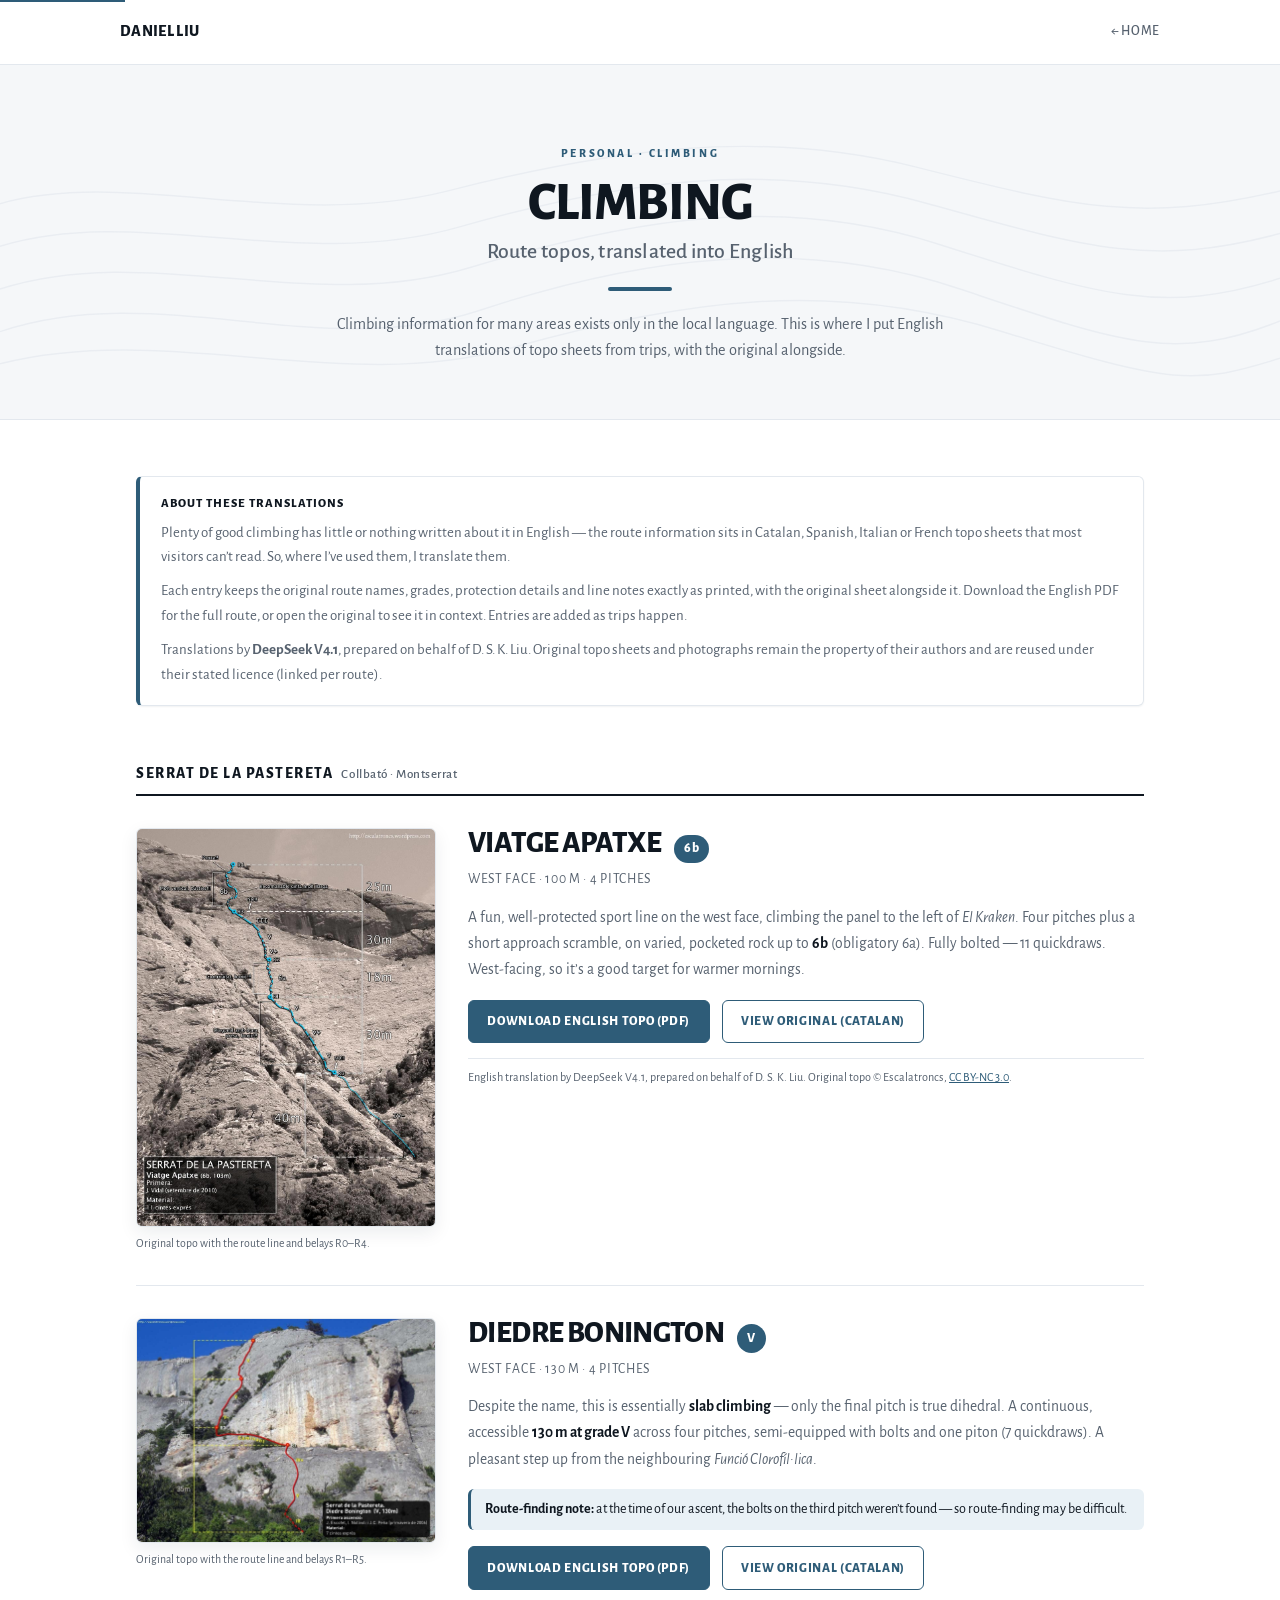
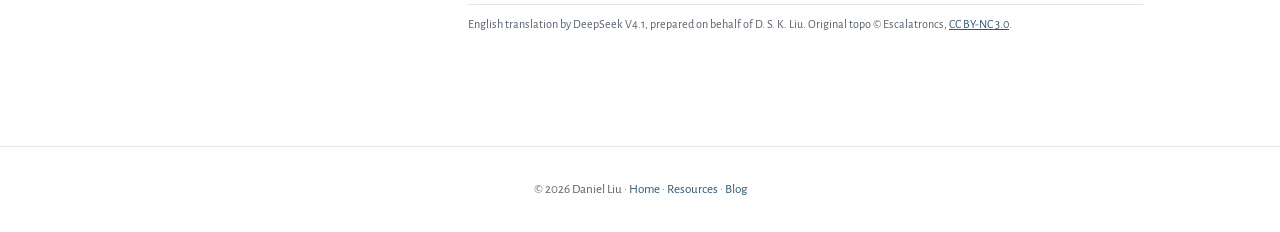
<file: climbing/index.html>
<!DOCTYPE html>
<html lang="en">
<head>
  <meta charset="UTF-8">
  <meta name="viewport" content="width=device-width, initial-scale=1.0, maximum-scale=1.0, user-scalable=no">
  <title>Climbing — Route Topo Translations — Daniel Liu</title>
  <meta name="description" content="English translations of climbing route topos — originally published in another language — kept alongside the original sheets for visiting climbers.">
  <link rel="canonical" href="https://danskliu.com/climbing/">
  <meta property="og:title" content="Climbing — Route Topo Translations">
  <meta property="og:description" content="English translations of climbing route topos, with the original sheets alongside.">
  <meta property="og:type" content="website">
  <meta name="twitter:card" content="summary">
  <link rel="preconnect" href="https://fonts.googleapis.com">
  <link rel="preconnect" href="https://fonts.gstatic.com" crossorigin>
  <link href="https://fonts.googleapis.com/css2?family=Alegreya+Sans:ital,wght@0,400;0,500;0,700;0,800;1,400&display=swap" rel="stylesheet" media="print" onload="this.media='all'">
  <noscript><link href="https://fonts.googleapis.com/css2?family=Alegreya+Sans:ital,wght@0,400;0,500;0,700;0,800;1,400&display=swap" rel="stylesheet"></noscript>
  <link rel="stylesheet" href="/assets/css/base.css">
  <style>
    /* ── Climbing section: clean, cool, its own layout. Page rules override base.css. ── */
    :root {
      --max-width: 1040px;
      --spacing-lg: 3.5rem;
      --spacing-xl: 5rem;
      --bg-primary: #ffffff;
      --bg-secondary: #f5f7f9;
      --bg-card: #ffffff;
      --text-primary: #0f1720;
      --text-secondary: #57626f;
      --accent: #2e5c78;
      --accent-light: #e9f1f6;
      --border: #e3e8ee;
      --radius: 6px;
      --shadow-sm: 0 1px 2px rgba(16,32,48,0.06);
      --shadow-md: 0 6px 18px rgba(16,32,48,0.08);
      --shadow-lg: 0 14px 40px rgba(16,32,48,0.12);
    }
    @media (prefers-color-scheme: dark) {
      :root {
        --bg-primary: #0e1116;
        --bg-secondary: #141a21;
        --bg-card: #161b22;
        --text-primary: #e9eef4;
        --text-secondary: #9aa6b3;
        --accent: #7fb8da;
        --accent-light: #152530;
        --border: #232b34;
        --shadow-sm: 0 1px 2px rgba(0,0,0,0.4);
        --shadow-md: 0 6px 18px rgba(0,0,0,0.5);
        --shadow-lg: 0 14px 40px rgba(0,0,0,0.6);
      }
    }

    body { font-family: 'Alegreya Sans', Optima, -apple-system, system-ui, sans-serif; }
    h1, h2, h3, h4 { font-family: 'Alegreya Sans', system-ui, sans-serif; font-weight: 800; letter-spacing: -0.02em; text-transform: uppercase; }

    .container { max-width: var(--max-width); margin: 0 auto; padding: 0 var(--spacing-sm); }

    nav.top { position: sticky; top: 0; z-index: 100; background: color-mix(in srgb, var(--bg-primary) 88%, transparent); backdrop-filter: blur(8px); border-bottom: 1px solid var(--border); padding: 0 var(--spacing-sm); }
    nav.top .nav-inner { display: flex; align-items: center; justify-content: space-between; max-width: var(--max-width); margin: 0 auto; height: 64px; }
    nav.top .logo { font-size: 1rem; font-weight: 800; letter-spacing: 0.02em; color: var(--text-primary); text-decoration: none; text-transform: uppercase; }
    nav.top .back { font-size: 0.85rem; font-weight: 500; color: var(--text-secondary); text-decoration: none; letter-spacing: 0.05em; text-transform: uppercase; transition: var(--transition); }
    nav.top .back:hover { color: var(--text-primary); }

    .hero { position: relative; overflow: hidden; background: var(--bg-secondary); border-bottom: 1px solid var(--border); }
    .hero .contour { position: absolute; inset: 0; opacity: 0.6; color: var(--border); }
    .hero .inner { position: relative; max-width: var(--max-width); margin: 0 auto; padding: var(--spacing-xl) var(--spacing-sm) var(--spacing-lg); text-align: center; }
    .hero .kicker { text-transform: uppercase; letter-spacing: 0.22em; font-size: 0.72rem; font-weight: 800; color: var(--accent); margin-bottom: 0.75rem; }
    .hero h1 { font-size: clamp(2.2rem, 6vw, 3.4rem); line-height: 1.02; margin-bottom: 0.75rem; }
    .hero h1 .thin { display: block; font-size: 0.4em; font-weight: 500; letter-spacing: 0.01em; color: var(--text-secondary); margin-top: 0.6rem; text-transform: none; }
    .hero p { max-width: 620px; margin: 0 auto; color: var(--text-secondary); font-size: 1.02rem; line-height: 1.6; }
    .hero .rule { width: 64px; height: 4px; background: var(--accent); margin: 1.5rem auto 0; border-radius: 2px; }

    .note { background: var(--bg-card); border: 1px solid var(--border); border-left: 4px solid var(--accent); border-radius: var(--radius); padding: 1.1rem 1.3rem; margin: var(--spacing-lg) 0; box-shadow: var(--shadow-sm); }
    .note h3 { font-size: 0.78rem; letter-spacing: 0.08em; color: var(--text-primary); margin-bottom: 0.4rem; }
    .note p { font-size: 0.93rem; color: var(--text-secondary); margin: 0 0 0.6rem; line-height: 1.65; }
    .note p:last-child { margin-bottom: 0; }
    .note a { color: var(--accent); }

    /* Area grouping */
    .area { margin-bottom: var(--spacing-xl); }
    .area-title { font-size: 0.95rem; letter-spacing: 0.1em; color: var(--text-primary); margin-bottom: var(--spacing-md); padding-bottom: 0.5rem; border-bottom: 2px solid var(--text-primary); display: flex; flex-wrap: wrap; align-items: baseline; gap: 0.5rem; }
    .area-title span { font-size: 0.82rem; font-weight: 500; letter-spacing: 0.04em; color: var(--text-secondary); text-transform: none; }

    /* Route card */
    .route { display: grid; grid-template-columns: 300px 1fr; gap: var(--spacing-md); align-items: start; padding: var(--spacing-md) 0; border-top: 1px solid var(--border); }
    .route:first-of-type { border-top: none; padding-top: 0; }
    @media (max-width: 760px) { .route { grid-template-columns: 1fr; } }

    .topo-fig { margin: 0; }
    .topo-fig a { display: block; }
    .topo-fig img { display: block; width: 100%; height: auto; border: 1px solid var(--border); border-radius: var(--radius); box-shadow: var(--shadow-md); background: #fff; }
    .topo-fig figcaption { font-size: 0.74rem; color: var(--text-secondary); margin-top: 0.5rem; line-height: 1.45; }

    .route-head { display: flex; align-items: baseline; gap: 0.8rem; flex-wrap: wrap; margin-bottom: 0.3rem; }
    .route-head h2 { font-size: clamp(1.35rem, 3.2vw, 1.9rem); line-height: 1.05; margin: 0; }
    .grade-badge { font-weight: 800; font-size: 0.85rem; color: #fff; background: var(--accent); padding: 0.22rem 0.65rem; border-radius: 999px; letter-spacing: 0.02em; }
    .route-loc { font-size: 0.86rem; letter-spacing: 0.05em; text-transform: uppercase; color: var(--text-secondary); margin-bottom: 0.9rem; }
    .blurb { font-size: 0.97rem; color: var(--text-secondary); line-height: 1.7; margin-bottom: var(--spacing-sm); }
    .blurb strong { color: var(--text-primary); }
    .route-note { font-size: 0.88rem; color: var(--text-primary); background: var(--accent-light); border-left: 3px solid var(--accent); border-radius: var(--radius); padding: 0.6rem 0.85rem; margin: 0 0 var(--spacing-sm); line-height: 1.55; }

    .dl-row { display: flex; gap: 0.75rem; flex-wrap: wrap; margin-top: 0.4rem; }
    .btn { display: inline-block; font-size: 0.82rem; font-weight: 800; letter-spacing: 0.05em; text-transform: uppercase; text-decoration: none; padding: 0.65rem 1.15rem; border-radius: var(--radius); border: 1px solid var(--accent); color: #fff; background: var(--accent); transition: var(--transition); }
    .btn:hover { opacity: 0.85; }
    .btn.ghost { background: transparent; color: var(--accent); }
    .btn.ghost:hover { background: var(--accent-light); opacity: 1; }

    .credit { font-size: 0.76rem; color: var(--text-secondary); margin-top: 0.9rem; line-height: 1.55; border-top: 1px solid var(--border); padding-top: 0.6rem; }
    .credit a { color: var(--accent); }

    .src-foot { font-size: 0.8rem; color: var(--text-secondary); border-top: 2px solid var(--text-primary); padding-top: 0.9rem; line-height: 1.6; }
    .src-foot a { color: var(--accent); }

    footer { border-top: 1px solid var(--border); margin-top: var(--spacing-xl); padding: var(--spacing-md) 0; text-align: center; font-size: 0.82rem; color: var(--text-secondary); }
    footer a { color: var(--accent); text-decoration: none; }
    footer a:hover { text-decoration: underline; }

    .skip-link { position: absolute; top: -40px; left: 0; background: var(--accent); color: #fff; padding: 8px 16px; z-index: 200; }
    .skip-link:focus { top: 0; }
  </style>
</head>
<body>
  <a href="#main-content" class="skip-link">Skip to content</a>
  <nav class="top">
    <div class="nav-inner">
      <a href="/" class="logo">Daniel Liu</a>
      <a href="/" class="back">← Home</a>
    </div>
  </nav>

  <header class="hero">
    <svg class="contour" viewBox="0 0 1200 320" preserveAspectRatio="none" aria-hidden="true">
      <g fill="none" stroke="currentColor" stroke-width="1.4">
        <path d="M0 250 C 150 200, 300 280, 450 230 S 750 160, 900 210 S 1100 280, 1200 240"/>
        <path d="M0 280 C 160 240, 320 310, 480 265 S 780 200, 940 250 S 1120 300, 1200 275"/>
        <path d="M0 210 C 140 165, 290 235, 440 190 S 730 120, 880 168 S 1090 235, 1200 200"/>
        <path d="M0 170 C 130 130, 280 195, 430 152 S 720 88, 870 130 S 1080 190, 1200 158"/>
        <path d="M0 130 C 120 96, 270 156, 420 118 S 710 58, 860 96 S 1070 148, 1200 118"/>
      </g>
    </svg>
    <div class="inner">
      <div class="kicker">Personal · Climbing</div>
      <h1>Climbing<span class="thin">Route topos, translated into English</span></h1>
      <div class="rule"></div>
      <p style="margin-top:1.25rem;">Climbing information for many areas exists only in the local language. This is where I put English translations of topo sheets from trips, with the original alongside.</p>
    </div>
  </header>

  <main class="container" id="main-content">

    <div class="note">
      <h3>About these translations</h3>
      <p>Plenty of good climbing has little or nothing written about it in English — the route information sits in Catalan, Spanish, Italian or French topo sheets that most visitors can’t read. So, where I’ve used them, I translate them.</p>
      <p>Each entry keeps the original route names, grades, protection details and line notes exactly as printed, with the original sheet alongside it. Download the English PDF for the full route, or open the original to see it in context. Entries are added as trips happen.</p>
      <p>Translations by <strong>DeepSeek V4.1</strong>, prepared on behalf of D. S. K. Liu. Original topo sheets and photographs remain the property of their authors and are reused under their stated licence (linked per route).</p>
    </div>

    <section class="area">
      <h2 class="area-title">Serrat de la Pastereta <span>Collbató · Montserrat</span></h2>

      <!-- ================= VIATGE APATXE ================= -->
      <article class="route" id="viatge-apatxe">
        <figure class="topo-fig">
          <a href="viatge-apatxe-EN.pdf" title="Open the English topo (PDF)">
            <img src="img/viatge-apatxe-topo.jpg" alt="Original Catalan topo of Viatge Apatxe, Serrat de la Pastereta, with the route line and belays R0–R4" loading="lazy">
          </a>
          <figcaption>Original topo with the route line and belays R0–R4.</figcaption>
        </figure>

        <div class="route-body">
          <div class="route-head">
            <h2>Viatge Apatxe</h2>
            <span class="grade-badge">6b</span>
          </div>
          <div class="route-loc">West face · 100 m · 4 pitches</div>
          <p class="blurb">A fun, well-protected sport line on the west face, climbing the panel to the left of <em>El Kraken</em>. Four pitches plus a short approach scramble, on varied, pocketed rock up to <strong>6b</strong> (obligatory 6a). Fully bolted — 11 quickdraws. West-facing, so it’s a good target for warmer mornings.</p>
          <div class="dl-row">
            <a class="btn" href="viatge-apatxe-EN.pdf">Download English topo (PDF)</a>
            <a class="btn ghost" href="https://escalatroncs.com/wp-content/uploads/2011/06/vaitge_apatxe.pdf" target="_blank" rel="noopener">View original (Catalan)</a>
          </div>
          <p class="credit">English translation by DeepSeek V4.1, prepared on behalf of D. S. K. Liu. Original topo © Escalatroncs, <a href="https://creativecommons.org/licenses/by-nc/3.0/es/" target="_blank" rel="noopener">CC BY-NC 3.0</a>.</p>
        </div>
      </article>

      <!-- ================= DIEDRE BONINGTON ================= -->
      <article class="route" id="diedre-bonington">
        <figure class="topo-fig">
          <a href="diedre-bonington-EN.pdf" title="Open the English topo (PDF)">
            <img src="img/diedre-bonington-topo.jpg" alt="Original Catalan topo of Diedre Bonington, Serrat de la Pastereta, with the route line and belays R1–R5" loading="lazy">
          </a>
          <figcaption>Original topo with the route line and belays R1–R5.</figcaption>
        </figure>

        <div class="route-body">
          <div class="route-head">
            <h2>Diedre Bonington</h2>
            <span class="grade-badge">V</span>
          </div>
          <div class="route-loc">West face · 130 m · 4 pitches</div>
          <p class="blurb">Despite the name, this is essentially <strong>slab climbing</strong> — only the final pitch is true dihedral. A continuous, accessible <strong>130 m at grade V</strong> across four pitches, semi-equipped with bolts and one piton (7 quickdraws). A pleasant step up from the neighbouring <em>Funció Clorofíl·lica</em>.</p>
          <p class="route-note"><strong>Route-finding note:</strong> at the time of our ascent, the bolts on the third pitch weren’t found — so route-finding may be difficult.</p>
          <div class="dl-row">
            <a class="btn" href="diedre-bonington-EN.pdf">Download English topo (PDF)</a>
            <a class="btn ghost" href="https://escalatroncs.com/" target="_blank" rel="noopener">View original (Catalan)</a>
          </div>
          <p class="credit">English translation by DeepSeek V4.1, prepared on behalf of D. S. K. Liu. Original topo © Escalatroncs, <a href="https://creativecommons.org/licenses/by-nc/3.0/es/" target="_blank" rel="noopener">CC BY-NC 3.0</a>.</p>
        </div>
      </article>
    </section>

  </main>

  <footer>
    <div class="container">
      <p>&copy; 2026 Daniel Liu · <a href="/">Home</a> · <a href="/resources/">Resources</a> · <a href="/blog/">Blog</a></p>
    </div>
  </footer>
</body>
</html>
</file>
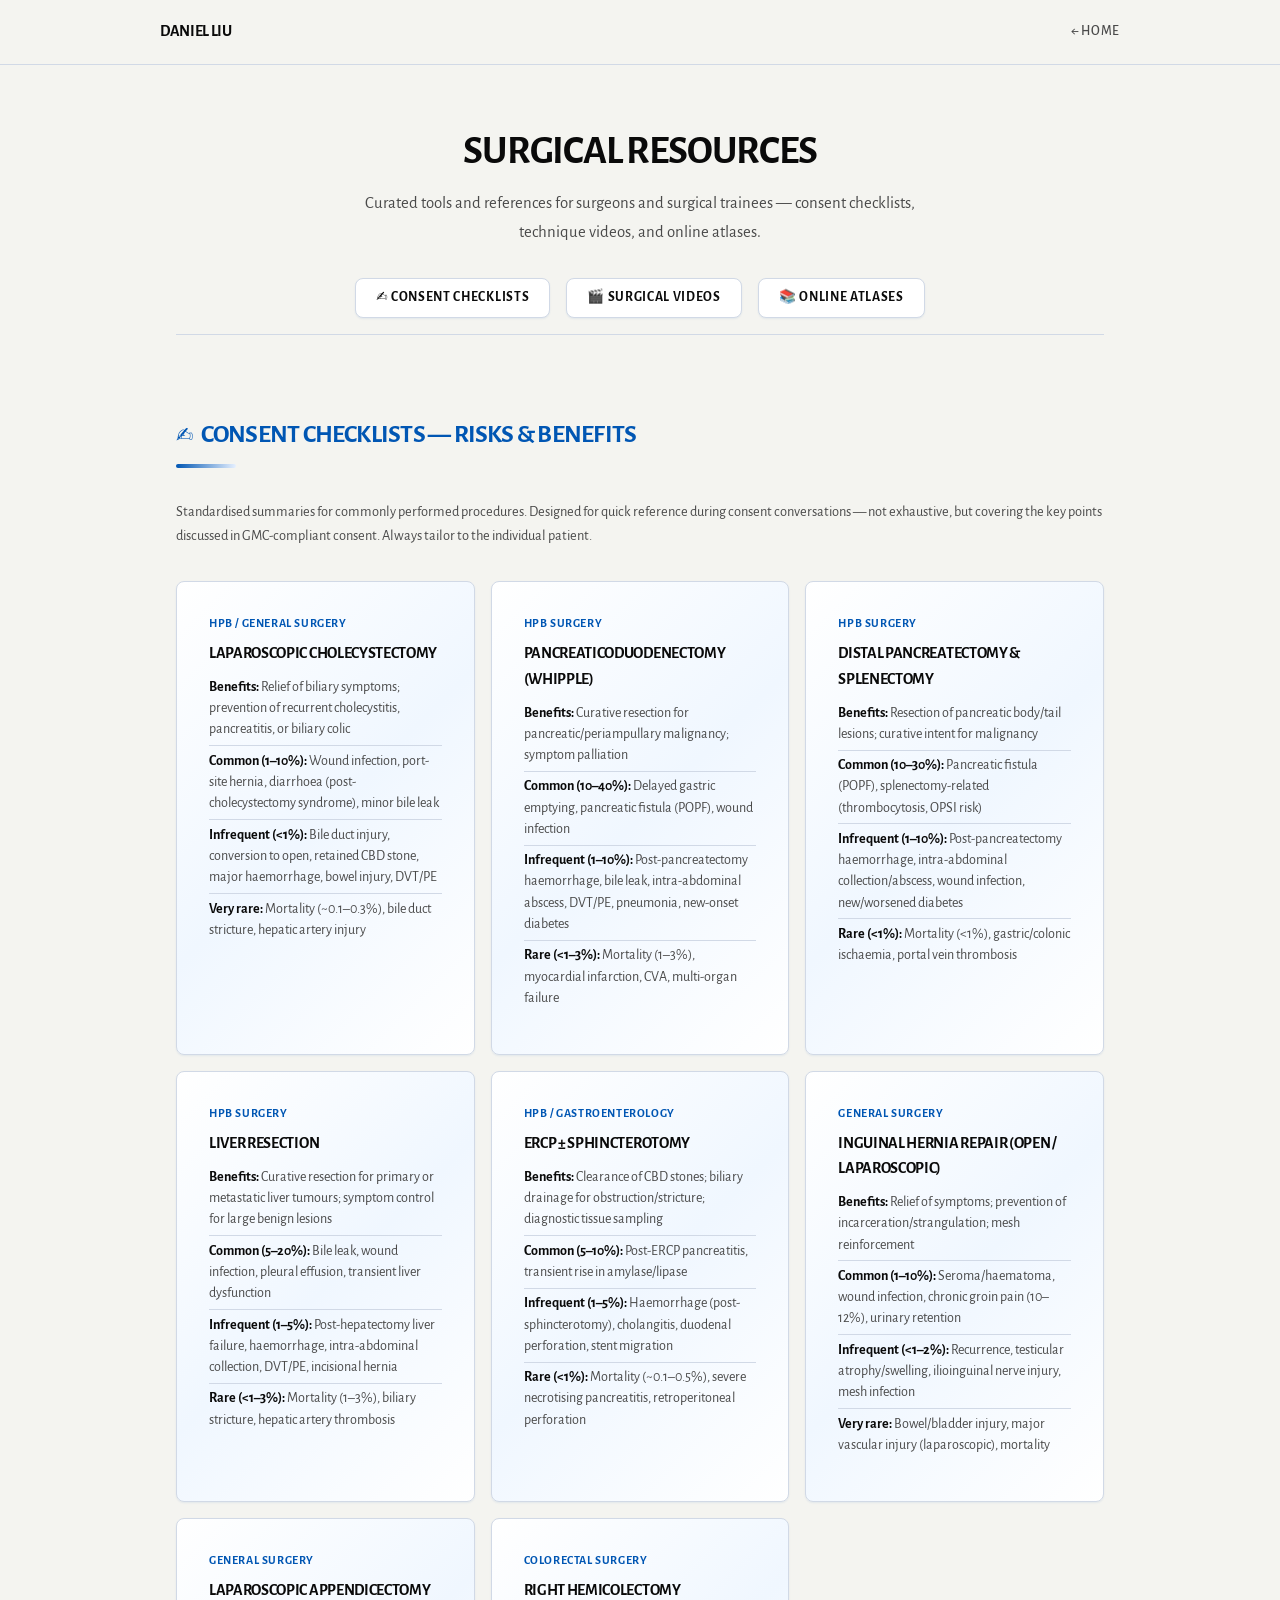
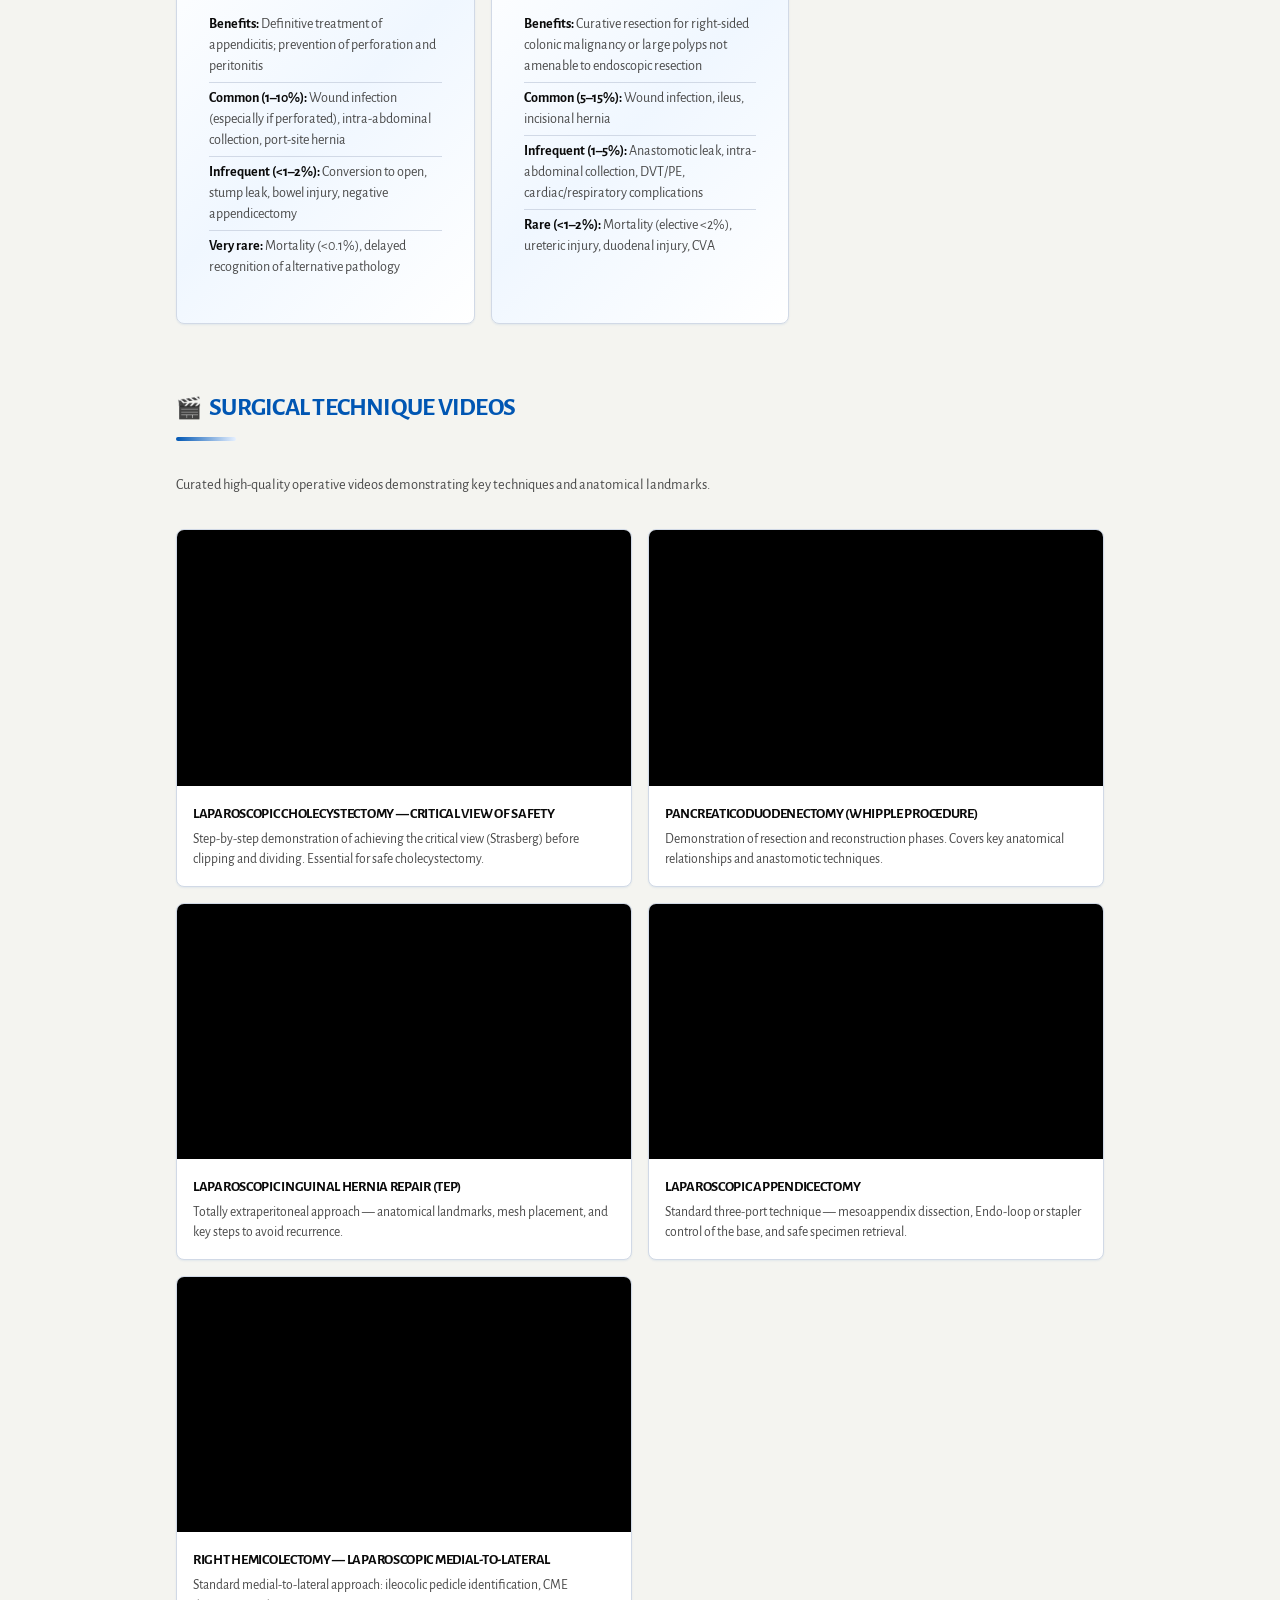
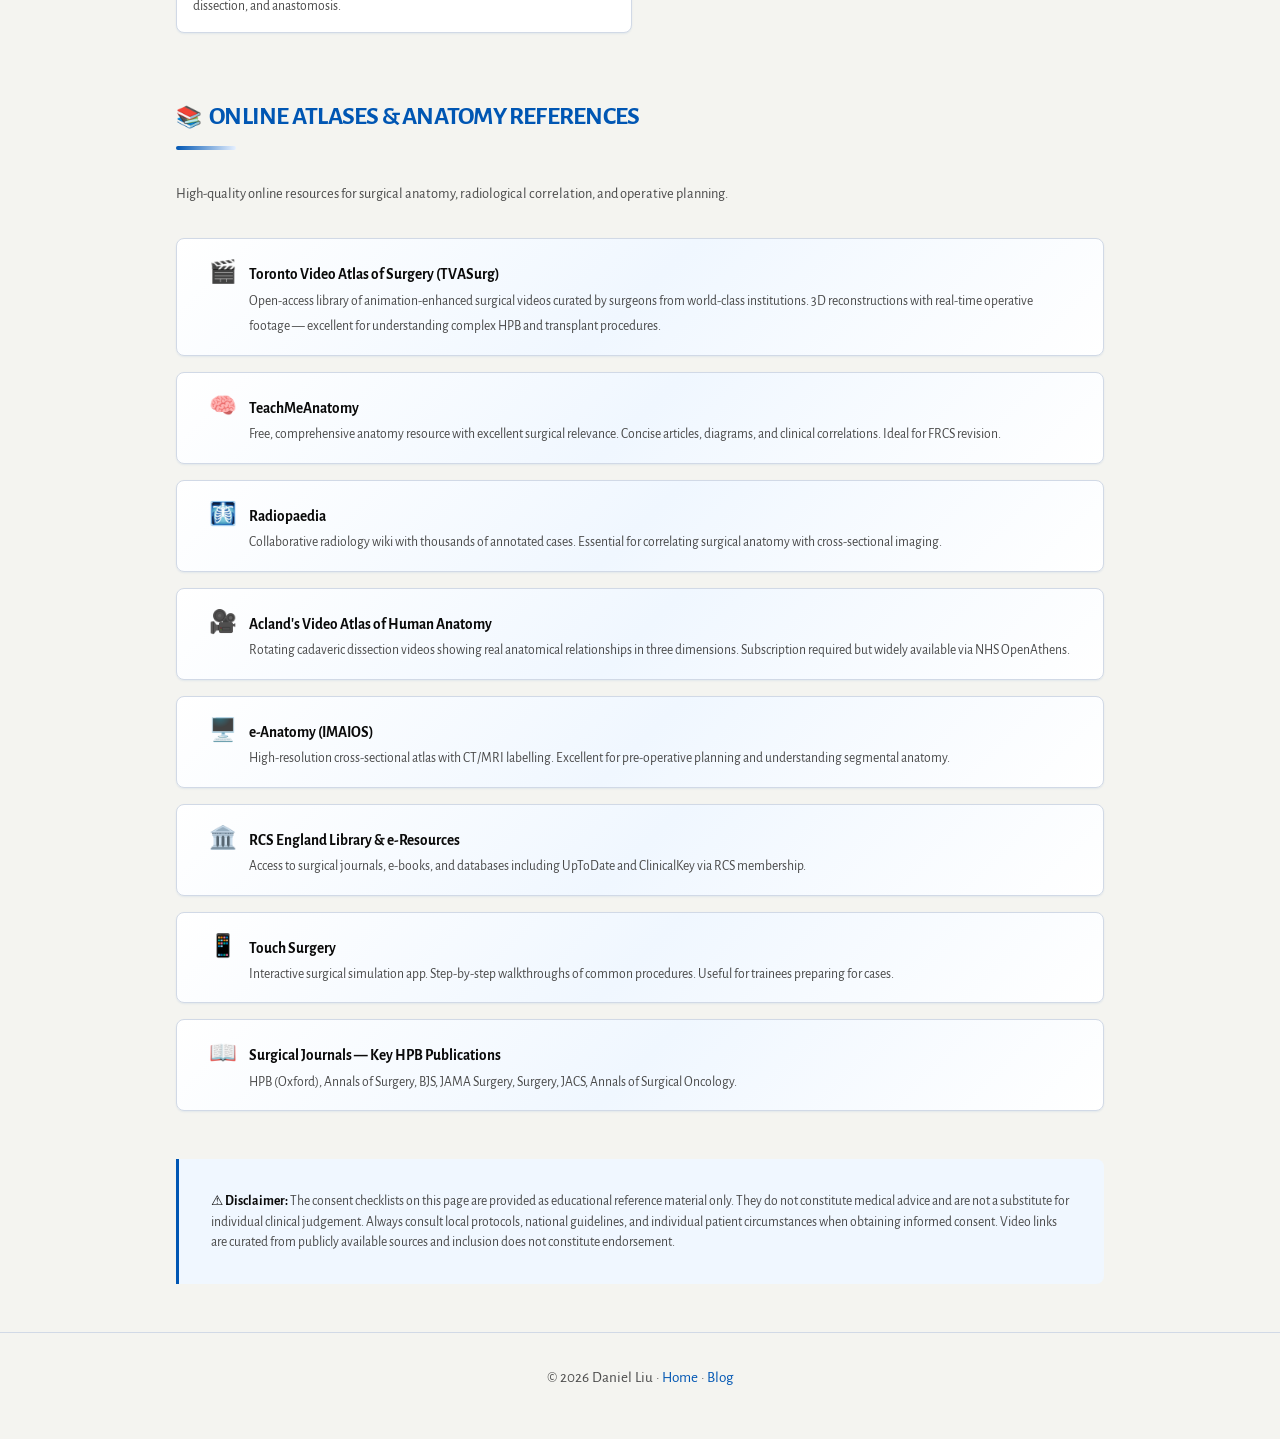
<file: resources/index.html>
<!DOCTYPE html>
<html lang="en">
<head>
  <meta charset="UTF-8">
  <meta name="viewport" content="width=device-width, initial-scale=1.0, maximum-scale=1.0, user-scalable=no">
  <title>Surgical Resources — Daniel Liu, MA (Cantab), MBBS, PhD, FRCS (Eng)</title>
  <meta name="description" content="Curated surgical resources: consent checklists, technique videos, and online atlases for surgeons and surgical trainees.">
  <link rel="canonical" href="https://danskliu.com/resources/">
  <meta property="og:title" content="Surgical Resources — Daniel Liu">
  <meta property="og:description" content="Curated surgical resources: consent checklists, technique videos, and online atlases.">
  <meta property="og:type" content="website">
  <meta name="twitter:card" content="summary">
  <link rel="preconnect" href="https://fonts.googleapis.com">
  <link rel="preconnect" href="https://fonts.gstatic.com" crossorigin>
  <link href="https://fonts.googleapis.com/css2?family=Alegreya+Sans:ital,wght@0,400;0,500;0,700;0,800;1,400&display=swap" rel="stylesheet" media="print" onload="this.media='all'">
  <noscript><link href="https://fonts.googleapis.com/css2?family=Alegreya+Sans:ital,wght@0,400;0,500;0,700;0,800;1,400&display=swap" rel="stylesheet"></noscript>
    <link rel="preload" as="style" href="/assets/css/base.css">
  <link rel="stylesheet" href="/assets/css/base.css">
  <style>
    /* Page-specific layout tokens (shared tokens live in /assets/css/base.css) */
    :root {
      --max-width: 960px;
      --spacing-lg: 3rem;
      --spacing-xl: 4rem;
    }


    h1, h2, h3, h4 {
      font-weight: 700;
      letter-spacing: -0.03em;
      text-transform: uppercase;
    }

    h1 {
      font-size: clamp(1.8rem, 4vw, 2.5rem);
      line-height: 1.1;
      margin-bottom: var(--spacing-sm);
    }

    h2 {
      font-size: clamp(1.2rem, 2vw, 1.6rem);
      line-height: 1.2;
      margin-bottom: var(--spacing-md);
      letter-spacing: 0.02em;
    }

    h3 {
      font-size: 0.9rem;
      font-weight: 600;
      margin-bottom: var(--spacing-sm);
      letter-spacing: 0.05em;
    }

    p {
      color: var(--text-secondary);
      font-size: 0.95rem;
      margin-bottom: var(--spacing-sm);
      line-height: 1.7;
    }

    a {
      color: var(--accent);
      text-decoration: underline;
      transition: var(--transition);
    }

    a:hover { opacity: 0.7; }

    /* Navigation — matches main page header */
    nav {
      position: sticky;
      top: 0;
      z-index: 100;
      background: var(--bg-primary);
      backdrop-filter: blur(8px);
      border-bottom: 1px solid var(--border);
      padding: 0 var(--spacing-sm);
    }

    nav .nav-inner {
      display: flex;
      align-items: center;
      justify-content: space-between;
      max-width: var(--max-width);
      margin: 0 auto;
      height: 64px;
    }

    nav .logo {
      font-size: 1rem;
      font-weight: 700;
      letter-spacing: -0.02em;
      color: var(--text-primary);
      text-decoration: none;
    }

    nav .back {
      font-size: 0.85rem;
      font-weight: 500;
      color: var(--text-secondary);
      text-decoration: none;
      letter-spacing: 0.05em;
      text-transform: uppercase;
      transition: var(--transition);
    }

    nav .back:hover { color: var(--text-primary); opacity: 1; }

    .container { max-width: var(--max-width); margin: 0 auto; padding: 0 var(--spacing-sm); }

    /* Page header */
    .page-header {
      padding: var(--spacing-xl) 0 var(--spacing-md);
      text-align: center;
      position: relative;
    }

    .page-header h1 {
      font-size: clamp(1.8rem, 4vw, 2.5rem);
      margin-bottom: var(--spacing-sm);
    }

    .page-header p {
      font-size: 1.05rem;
      color: var(--text-secondary);
      max-width: 600px;
      margin: 0 auto;
    }

    /* Section headers — match main page section-header style */
    .section-heading {
      margin-bottom: var(--spacing-md);
      padding-bottom: 0.75rem;
      display: flex;
      align-items: center;
      gap: 0.5rem;
      color: var(--accent);
      font-size: clamp(1.2rem, 2vw, 1.6rem);
      font-weight: 700;
      letter-spacing: -0.03em;
      text-transform: uppercase;
      position: relative;
    }

    .section-heading::after {
      content: '';
      display: block;
      width: 60px;
      height: 4px;
      background: linear-gradient(90deg, var(--accent), var(--accent-light));
      border-radius: 2px;
      position: absolute;
      bottom: 0;
      left: 0;
    }

    .section-heading .emoji { font-size: 1.3rem; }

    /* TOC — match card style */
    .toc {
      display: flex;
      gap: var(--spacing-sm);
      justify-content: center;
      flex-wrap: wrap;
      margin-bottom: var(--spacing-xl);
      padding-bottom: var(--spacing-sm);
    }

    .toc a {
      background: var(--bg-card);
      border: 1px solid var(--border);
      border-radius: var(--radius);
      padding: 0.5rem 1.25rem;
      font-size: 0.85rem;
      font-weight: 600;
      color: var(--text-primary);
      text-decoration: none;
      letter-spacing: 0.05em;
      text-transform: uppercase;
      box-shadow: var(--shadow-sm);
      transition: var(--transition);
    }

    .toc a:hover {
      background: var(--accent-light);
      border-color: var(--accent);
      box-shadow: var(--shadow-md);
      transform: translateY(-1px);
      opacity: 1;
    }

    /* Section wrappers */
    section {
      margin-bottom: var(--spacing-lg);
      padding-top: var(--spacing-sm);
      scroll-margin-top: 80px;
    }

    /* Resource cards — match bento-card style from main page */
    .card-grid {
      display: grid;
      grid-template-columns: repeat(auto-fill, minmax(280px, 1fr));
      gap: var(--spacing-sm);
    }

    .card {
      background: linear-gradient(135deg, var(--bg-card) 0%, var(--accent-subtle) 50%, var(--bg-card) 100%);
      border: 1px solid var(--border);
      border-radius: var(--radius);
      padding: var(--spacing-md);
      box-shadow: var(--shadow-sm);
      transition: var(--transition);
    }

    .card:hover {
      box-shadow: var(--shadow-md);
      transform: translateY(-2px);
    }

    .card h3 {
      font-size: 1rem;
      font-weight: 700;
      margin-bottom: 0.35rem;
      color: var(--text-primary);
      letter-spacing: -0.02em;
      text-transform: uppercase;
    }

    .card .card-cat {
      font-size: 0.75rem;
      font-weight: 600;
      text-transform: uppercase;
      letter-spacing: 0.05em;
      color: var(--accent);
      margin-bottom: 0.5rem;
    }

    .card ul {
      list-style: none;
      margin-bottom: 0.5rem;
    }

    .card ul li {
      font-size: 0.88rem;
      color: var(--text-secondary);
      padding: 0.3rem 0;
      border-bottom: 1px solid var(--border);
      line-height: 1.5;
    }

    .card ul li:last-child { border-bottom: none; }
    .card ul li strong { color: var(--text-primary); }

    .card .card-link {
      display: inline-block;
      font-size: 0.85rem;
      font-weight: 600;
      color: var(--accent);
      text-decoration: none;
      transition: var(--transition);
    }

    .card .card-link:hover { text-decoration: underline; opacity: 1; }

    /* Video grid */
    .video-grid {
      display: grid;
      grid-template-columns: repeat(auto-fill, minmax(300px, 1fr));
      gap: var(--spacing-sm);
    }

    .video-card {
      background: var(--bg-card);
      border: 1px solid var(--border);
      border-radius: var(--radius);
      overflow: hidden;
      box-shadow: var(--shadow-sm);
      transition: var(--transition);
    }

    .video-card:hover {
      box-shadow: var(--shadow-md);
      transform: translateY(-2px);
    }

    .video-card .video-wrapper {
      position: relative;
      padding-bottom: 56.25%;
      height: 0;
      overflow: hidden;
      background: #000;
    }

    .video-card .video-wrapper iframe {
      position: absolute;
      top: 0;
      left: 0;
      width: 100%;
      height: 100%;
      border: none;
    }

    .video-card .video-info {
      padding: var(--spacing-sm);
    }

    .video-card .video-info h3 {
      font-size: 0.9rem;
      font-weight: 700;
      margin-bottom: 0.25rem;
      letter-spacing: -0.02em;
      text-transform: uppercase;
      color: var(--text-primary);
    }

    .video-card .video-info p {
      font-size: 0.85rem;
      color: var(--text-secondary);
      line-height: 1.5;
      margin-bottom: 0;
    }

    /* Atlas link list — match pub-item style */
    .link-list {
      list-style: none;
      display: flex;
      flex-direction: column;
      gap: var(--spacing-sm);
    }

    .link-list li a {
      display: flex;
      align-items: baseline;
      gap: 0.75rem;
      background: linear-gradient(135deg, var(--bg-card) 0%, var(--accent-subtle) 50%, var(--bg-card) 100%);
      border: 1px solid var(--border);
      border-radius: var(--radius);
      padding: var(--spacing-sm) var(--spacing-md);
      text-decoration: none;
      box-shadow: var(--shadow-sm);
      transition: var(--transition);
    }

    .link-list li a:hover {
      box-shadow: var(--shadow-md);
      border-color: var(--accent);
      transform: translateY(-2px);
      opacity: 1;
    }

    .link-list li a .link-icon {
      font-size: 1.4rem;
      flex-shrink: 0;
    }

    .link-list li a .link-text strong {
      display: block;
      color: var(--text-primary);
      font-size: 0.95rem;
      font-weight: 600;
    }

    .link-list li a .link-text span {
      color: var(--text-secondary);
      font-size: 0.85rem;
      line-height: 1.5;
    }

    /* Disclaimer */
    .disclaimer {
      margin-top: var(--spacing-lg);
      padding: var(--spacing-md);
      background: var(--accent-subtle);
      border-left: 3px solid var(--accent);
      border-radius: 0 var(--radius) var(--radius) 0;
      font-size: 0.85rem;
      color: var(--text-secondary);
      line-height: 1.5;
    }

    .disclaimer strong { color: var(--text-primary); }

    footer {
      padding: var(--spacing-md) 0;
      text-align: center;
      color: var(--text-secondary);
      font-size: 0.85rem;
      border-top: 1px solid var(--border);
    }

    footer a { color: var(--accent); text-decoration: none; }
    footer a:hover { text-decoration: underline; }

    @media (max-width: 768px) {
      .page-header h1 { font-size: 1.5rem; }
      .card-grid { grid-template-columns: 1fr; }
      .video-grid { grid-template-columns: 1fr; }
    }

    /* ── Dark mode (page-specific adjustments — tokens live in base.css) ── */
  </style>
  <script>
    // Redirect github.io domain to custom domain for SEO
    if (window.location.hostname === 'dskl329-ai.github.io') {
      window.location.replace('https://danskliu.com' + window.location.pathname);
    }
    // Prevent pinch-to-zoom (iOS Safari ignores CSS touch-action)
    document.addEventListener('gesturestart', function(e) { e.preventDefault(); });
  </script>
</head>
<body>
  <nav>
    <div class="nav-inner">
      <a href="/" class="logo">DANIEL LIU</a>
      <a href="/" class="back">← Home</a>
    </div>
  </nav>

  <main class="container">

    <!-- Page Header -->
    <header class="page-header">
      <h1>Surgical Resources</h1>
      <p>Curated tools and references for surgeons and surgical trainees — consent checklists, technique videos, and online atlases.</p>
    </header>

    <!-- Table of Contents -->
    <nav class="toc" aria-label="Resource categories">
      <a href="#consent">✍️ Consent Checklists</a>
      <a href="#videos">🎬 Surgical Videos</a>
      <a href="#atlases">📚 Online Atlases</a>
    </nav>

    <!-- Consent Checklists -->
    <section id="consent">
      <div class="section-heading"><span class="emoji">✍️</span> Consent Checklists — Risks &amp; Benefits</div>
      <p style="color: var(--text-secondary); margin-bottom: var(--spacing-md); font-size: 0.9rem;">
        Standardised summaries for commonly performed procedures. Designed for quick reference during consent conversations — not exhaustive, but covering the key points discussed in GMC-compliant consent. Always tailor to the individual patient.
      </p>

      <div class="card-grid">

        <!-- Lap Chole -->
        <div class="card">
          <div class="card-cat">HPB / General Surgery</div>
          <h3>Laparoscopic Cholecystectomy</h3>
          <ul>
            <li><strong>Benefits:</strong> Relief of biliary symptoms; prevention of recurrent cholecystitis, pancreatitis, or biliary colic</li>
            <li><strong>Common (1–10%):</strong> Wound infection, port-site hernia, diarrhoea (post-cholecystectomy syndrome), minor bile leak</li>
            <li><strong>Infrequent (&lt;1%):</strong> Bile duct injury, conversion to open, retained CBD stone, major haemorrhage, bowel injury, DVT/PE</li>
            <li><strong>Very rare:</strong> Mortality (~0.1–0.3%), bile duct stricture, hepatic artery injury</li>
          </ul>
        </div>

        <!-- Whipple -->
        <div class="card">
          <div class="card-cat">HPB Surgery</div>
          <h3>Pancreaticoduodenectomy (Whipple)</h3>
          <ul>
            <li><strong>Benefits:</strong> Curative resection for pancreatic/periampullary malignancy; symptom palliation</li>
            <li><strong>Common (10–40%):</strong> Delayed gastric emptying, pancreatic fistula (POPF), wound infection</li>
            <li><strong>Infrequent (1–10%):</strong> Post-pancreatectomy haemorrhage, bile leak, intra-abdominal abscess, DVT/PE, pneumonia, new-onset diabetes</li>
            <li><strong>Rare (&lt;1–3%):</strong> Mortality (1–3%), myocardial infarction, CVA, multi-organ failure</li>
          </ul>
        </div>

        <!-- Distal Pancreatectomy -->
        <div class="card">
          <div class="card-cat">HPB Surgery</div>
          <h3>Distal Pancreatectomy &amp; Splenectomy</h3>
          <ul>
            <li><strong>Benefits:</strong> Resection of pancreatic body/tail lesions; curative intent for malignancy</li>
            <li><strong>Common (10–30%):</strong> Pancreatic fistula (POPF), splenectomy-related (thrombocytosis, OPSI risk)</li>
            <li><strong>Infrequent (1–10%):</strong> Post-pancreatectomy haemorrhage, intra-abdominal collection/abscess, wound infection, new/worsened diabetes</li>
            <li><strong>Rare (&lt;1%):</strong> Mortality (&lt;1%), gastric/colonic ischaemia, portal vein thrombosis</li>
          </ul>
        </div>

        <!-- Liver Resection -->
        <div class="card">
          <div class="card-cat">HPB Surgery</div>
          <h3>Liver Resection</h3>
          <ul>
            <li><strong>Benefits:</strong> Curative resection for primary or metastatic liver tumours; symptom control for large benign lesions</li>
            <li><strong>Common (5–20%):</strong> Bile leak, wound infection, pleural effusion, transient liver dysfunction</li>
            <li><strong>Infrequent (1–5%):</strong> Post-hepatectomy liver failure, haemorrhage, intra-abdominal collection, DVT/PE, incisional hernia</li>
            <li><strong>Rare (&lt;1–3%):</strong> Mortality (1–3%), biliary stricture, hepatic artery thrombosis</li>
          </ul>
        </div>

        <!-- ERCP -->
        <div class="card">
          <div class="card-cat">HPB / Gastroenterology</div>
          <h3>ERCP ± Sphincterotomy</h3>
          <ul>
            <li><strong>Benefits:</strong> Clearance of CBD stones; biliary drainage for obstruction/stricture; diagnostic tissue sampling</li>
            <li><strong>Common (5–10%):</strong> Post-ERCP pancreatitis, transient rise in amylase/lipase</li>
            <li><strong>Infrequent (1–5%):</strong> Haemorrhage (post-sphincterotomy), cholangitis, duodenal perforation, stent migration</li>
            <li><strong>Rare (&lt;1%):</strong> Mortality (~0.1–0.5%), severe necrotising pancreatitis, retroperitoneal perforation</li>
          </ul>
        </div>

        <!-- Inguinal Hernia -->
        <div class="card">
          <div class="card-cat">General Surgery</div>
          <h3>Inguinal Hernia Repair (Open / Laparoscopic)</h3>
          <ul>
            <li><strong>Benefits:</strong> Relief of symptoms; prevention of incarceration/strangulation; mesh reinforcement</li>
            <li><strong>Common (1–10%):</strong> Seroma/haematoma, wound infection, chronic groin pain (10–12%), urinary retention</li>
            <li><strong>Infrequent (&lt;1–2%):</strong> Recurrence, testicular atrophy/swelling, ilioinguinal nerve injury, mesh infection</li>
            <li><strong>Very rare:</strong> Bowel/bladder injury, major vascular injury (laparoscopic), mortality</li>
          </ul>
        </div>

        <!-- Appendicectomy -->
        <div class="card">
          <div class="card-cat">General Surgery</div>
          <h3>Laparoscopic Appendicectomy</h3>
          <ul>
            <li><strong>Benefits:</strong> Definitive treatment of appendicitis; prevention of perforation and peritonitis</li>
            <li><strong>Common (1–10%):</strong> Wound infection (especially if perforated), intra-abdominal collection, port-site hernia</li>
            <li><strong>Infrequent (&lt;1–2%):</strong> Conversion to open, stump leak, bowel injury, negative appendicectomy</li>
            <li><strong>Very rare:</strong> Mortality (&lt;0.1%), delayed recognition of alternative pathology</li>
          </ul>
        </div>

        <!-- Right Hemicolectomy -->
        <div class="card">
          <div class="card-cat">Colorectal Surgery</div>
          <h3>Right Hemicolectomy</h3>
          <ul>
            <li><strong>Benefits:</strong> Curative resection for right-sided colonic malignancy or large polyps not amenable to endoscopic resection</li>
            <li><strong>Common (5–15%):</strong> Wound infection, ileus, incisional hernia</li>
            <li><strong>Infrequent (1–5%):</strong> Anastomotic leak, intra-abdominal collection, DVT/PE, cardiac/respiratory complications</li>
            <li><strong>Rare (&lt;1–2%):</strong> Mortality (elective &lt;2%), ureteric injury, duodenal injury, CVA</li>
          </ul>
        </div>

      </div>
    </section>

    <!-- Surgical Videos -->
    <section id="videos">
      <div class="section-heading"><span class="emoji">🎬</span> Surgical Technique Videos</div>
      <p style="color: var(--text-secondary); margin-bottom: var(--spacing-md); font-size: 0.9rem;">
        Curated high-quality operative videos demonstrating key techniques and anatomical landmarks.
      </p>

      <div class="video-grid">

        <div class="video-card">
          <div class="video-wrapper">
            <iframe src="https://www.youtube-nocookie.com/embed/6RSiZTijT4k" title="Laparoscopic Cholecystectomy — Critical View of Safety"
              allow="accelerometer; encrypted-media; picture-in-picture" allowfullscreen loading="lazy"></iframe>
          </div>
          <div class="video-info">
            <h3>Laparoscopic Cholecystectomy — Critical View of Safety</h3>
            <p>Step-by-step demonstration of achieving the critical view (Strasberg) before clipping and dividing. Essential for safe cholecystectomy.</p>
          </div>
        </div>

        <div class="video-card">
          <div class="video-wrapper">
            <iframe src="https://www.youtube-nocookie.com/embed/egWw2Z4s7x8" title="Pancreaticoduodenectomy (Whipple Procedure)"
              allow="accelerometer; encrypted-media; picture-in-picture" allowfullscreen loading="lazy"></iframe>
          </div>
          <div class="video-info">
            <h3>Pancreaticoduodenectomy (Whipple Procedure)</h3>
            <p>Demonstration of resection and reconstruction phases. Covers key anatomical relationships and anastomotic techniques.</p>
          </div>
        </div>

        <div class="video-card">
          <div class="video-wrapper">
            <iframe src="https://www.youtube-nocookie.com/embed/bVuOMua60NU" title="Laparoscopic Inguinal Hernia Repair (TEP)"
              allow="accelerometer; encrypted-media; picture-in-picture" allowfullscreen loading="lazy"></iframe>
          </div>
          <div class="video-info">
            <h3>Laparoscopic Inguinal Hernia Repair (TEP)</h3>
            <p>Totally extraperitoneal approach — anatomical landmarks, mesh placement, and key steps to avoid recurrence.</p>
          </div>
        </div>

        <div class="video-card">
          <div class="video-wrapper">
            <iframe src="https://www.youtube-nocookie.com/embed/E1ljClS0DhM" title="Laparoscopic Appendicectomy"
              allow="accelerometer; encrypted-media; picture-in-picture" allowfullscreen loading="lazy"></iframe>
          </div>
          <div class="video-info">
            <h3>Laparoscopic Appendicectomy</h3>
            <p>Standard three-port technique — mesoappendix dissection, Endo-loop or stapler control of the base, and safe specimen retrieval.</p>
          </div>
        </div>

        <div class="video-card">
          <div class="video-wrapper">
            <iframe src="https://www.youtube-nocookie.com/embed/xDfAz6JmXfc" title="Laparoscopic Right Hemicolectomy — Stepwise Approach"
              allow="accelerometer; encrypted-media; picture-in-picture" allowfullscreen loading="lazy"></iframe>
          </div>
          <div class="video-info">
            <h3>Right Hemicolectomy — Laparoscopic Medial-to-Lateral</h3>
            <p>Standard medial-to-lateral approach: ileocolic pedicle identification, CME dissection, and anastomosis.</p>
          </div>
        </div>

      </div>
    </section>

    <!-- Online Atlases -->
    <section id="atlases">
      <div class="section-heading"><span class="emoji">📚</span> Online Atlases &amp; Anatomy References</div>
      <p style="color: var(--text-secondary); margin-bottom: var(--spacing-md); font-size: 0.9rem;">
        High-quality online resources for surgical anatomy, radiological correlation, and operative planning.
      </p>

      <ul class="link-list">
        <li>
          <a href="https://pie.med.utoronto.ca/TVASurg/" target="_blank" rel="noopener noreferrer">
            <span class="link-icon">🎬</span>
            <span class="link-text">
              <strong>Toronto Video Atlas of Surgery (TVASurg)</strong>
              <span>Open-access library of animation-enhanced surgical videos curated by surgeons from world-class institutions. 3D reconstructions with real-time operative footage — excellent for understanding complex HPB and transplant procedures.</span>
            </span>
          </a>
        </li>
        <li>
          <a href="https://teachmeanatomy.info" target="_blank" rel="noopener noreferrer">
            <span class="link-icon">🧠</span>
            <span class="link-text">
              <strong>TeachMeAnatomy</strong>
              <span>Free, comprehensive anatomy resource with excellent surgical relevance. Concise articles, diagrams, and clinical correlations. Ideal for FRCS revision.</span>
            </span>
          </a>
        </li>
        <li>
          <a href="https://radiopaedia.org" target="_blank" rel="noopener noreferrer">
            <span class="link-icon">🩻</span>
            <span class="link-text">
              <strong>Radiopaedia</strong>
              <span>Collaborative radiology wiki with thousands of annotated cases. Essential for correlating surgical anatomy with cross-sectional imaging.</span>
            </span>
          </a>
        </li>
        <li>
          <a href="https://aclandanatomy.com" target="_blank" rel="noopener noreferrer">
            <span class="link-icon">🎥</span>
            <span class="link-text">
              <strong>Acland's Video Atlas of Human Anatomy</strong>
              <span>Rotating cadaveric dissection videos showing real anatomical relationships in three dimensions. Subscription required but widely available via NHS OpenAthens.</span>
            </span>
          </a>
        </li>
        <li>
          <a href="https://www.imaios.com/en/e-anatomy" target="_blank" rel="noopener noreferrer">
            <span class="link-icon">🖥️</span>
            <span class="link-text">
              <strong>e-Anatomy (IMAIOS)</strong>
              <span>High-resolution cross-sectional atlas with CT/MRI labelling. Excellent for pre-operative planning and understanding segmental anatomy.</span>
            </span>
          </a>
        </li>
        <li>
          <a href="https://www.rcseng.ac.uk/library-and-publications/library/" target="_blank" rel="noopener noreferrer">
            <span class="link-icon">🏛️</span>
            <span class="link-text">
              <strong>RCS England Library &amp; e-Resources</strong>
              <span>Access to surgical journals, e-books, and databases including UpToDate and ClinicalKey via RCS membership.</span>
            </span>
          </a>
        </li>
        <li>
          <a href="https://www.touchsurgery.com" target="_blank" rel="noopener noreferrer">
            <span class="link-icon">📱</span>
            <span class="link-text">
              <strong>Touch Surgery</strong>
              <span>Interactive surgical simulation app. Step-by-step walkthroughs of common procedures. Useful for trainees preparing for cases.</span>
            </span>
          </a>
        </li>
        <li>
          <a href="https://surgicaljournals.com" target="_blank" rel="noopener noreferrer">
            <span class="link-icon">📖</span>
            <span class="link-text">
              <strong>Surgical Journals — Key HPB Publications</strong>
              <span>HPB (Oxford), Annals of Surgery, BJS, JAMA Surgery, Surgery, JACS, Annals of Surgical Oncology.</span>
            </span>
          </a>
        </li>
      </ul>

      <div class="disclaimer">
        <strong>⚠️ Disclaimer:</strong> The consent checklists on this page are provided as educational reference material only. They do not constitute medical advice and are not a substitute for individual clinical judgement. Always consult local protocols, national guidelines, and individual patient circumstances when obtaining informed consent. Video links are curated from publicly available sources and inclusion does not constitute endorsement.
      </div>
    </section>

  </main>

  <footer>
    <p>&copy; 2026 Daniel Liu &middot; <a href="/">Home</a> &middot; <a href="/blog/">Blog</a></p>
  </footer>
  <!-- Cloudflare Web Analytics --><script type='module' src='https://static.cloudflareinsights.com/beacon.min.js' data-cf-beacon='{"token": "5d7ff3a9293b46e69c85d05c03f6376f"}'></script><!-- End Cloudflare Web Analytics -->
</body>
</html>
</file>
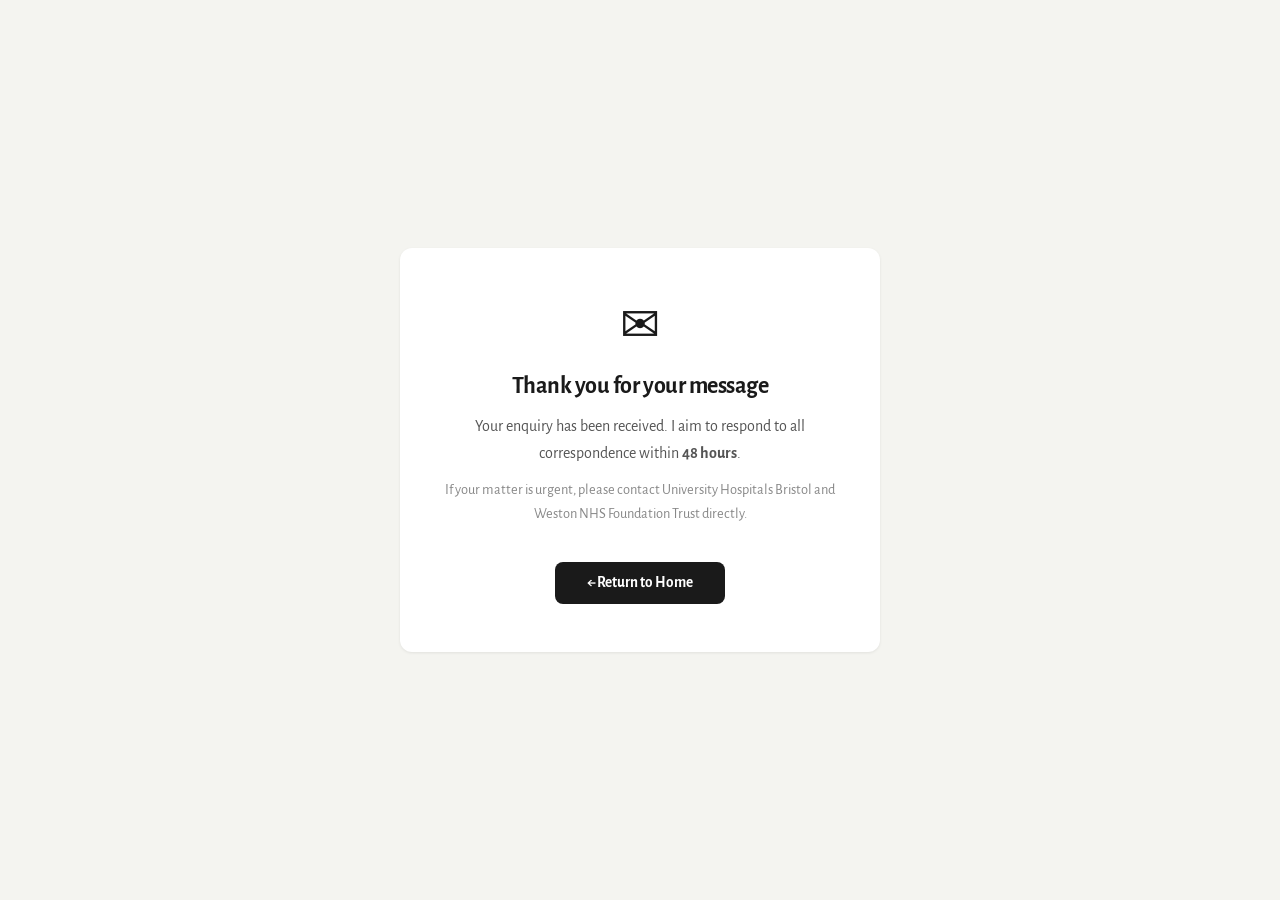
<file: thank-you.html>
<!DOCTYPE html>
<html lang="en">
<head>
  <meta charset="UTF-8">
  <meta name="viewport" content="width=device-width, initial-scale=1.0">
  <title>Thank You — Daniel Liu</title>
  <meta name="description" content="Thank you for contacting Daniel Liu, HPB Surgeon & Researcher.">
  <meta name="robots" content="noindex, nofollow">
  <link rel="canonical" href="https://danskliu.com/thank-you.html">
  <link href="https://fonts.googleapis.com/css2?family=Alegreya+Sans:ital,wght@0,400;0,500;0,700;0,800;1,400&display=swap" rel="stylesheet">
  <style>
    *, *::before, *::after { box-sizing: border-box; margin: 0; padding: 0; }
    body {
      font-family: Optima, 'Alegreya Sans', 'Segoe UI', system-ui, sans-serif;
      background: #f4f4f0;
      color: #1a1a1a;
      min-height: 100vh;
      display: flex;
      flex-direction: column;
      align-items: center;
      justify-content: center;
      padding: 2rem;
      text-align: center;
    }
    .card {
      background: #ffffff;
      border-radius: 12px;
      box-shadow: 0 1px 3px rgba(0,0,0,0.08);
      padding: 3rem 2.5rem;
      max-width: 480px;
      width: 100%;
    }
    .icon { font-size: 3rem; margin-bottom: 1rem; }
    h1 {
      font-size: 1.5rem;
      font-weight: 700;
      letter-spacing: -0.02em;
      margin-bottom: 0.75rem;
    }
    p {
      font-size: 1rem;
      line-height: 1.65;
      color: #555;
      margin-bottom: 0.75rem;
    }
    p.note {
      font-size: 0.9rem;
      color: #888;
    }
    .btn {
      display: inline-block;
      margin-top: 1.5rem;
      padding: 0.75rem 2rem;
      background: #1a1a1a;
      color: #ffffff;
      text-decoration: none;
      font-weight: 600;
      font-size: 0.95rem;
      border-radius: 8px;
      transition: background 0.2s;
    }
    .btn:hover { background: #333; }
  </style>
  <script>
    if (window.location.hostname === 'dskl329-ai.github.io') {
      window.location.replace('https://danskliu.com' + window.location.pathname);
    }
  </script>
</head>
<body>
  <div class="card">
    <div class="icon">✉️</div>
    <h1>Thank you for your message</h1>
    <p>Your enquiry has been received. I aim to respond to all correspondence within <strong>48 hours</strong>.</p>
    <p class="note">If your matter is urgent, please contact University Hospitals Bristol and Weston NHS Foundation Trust directly.</p>
    <a href="./" class="btn">← Return to Home</a>
  </div>
  <!-- Cloudflare Web Analytics --><script type='module' src='https://static.cloudflareinsights.com/beacon.min.js' data-cf-beacon='{"token": "5d7ff3a9293b46e69c85d05c03f6376f"}'></script><!-- End Cloudflare Web Analytics -->
</body>
</html>
</file>
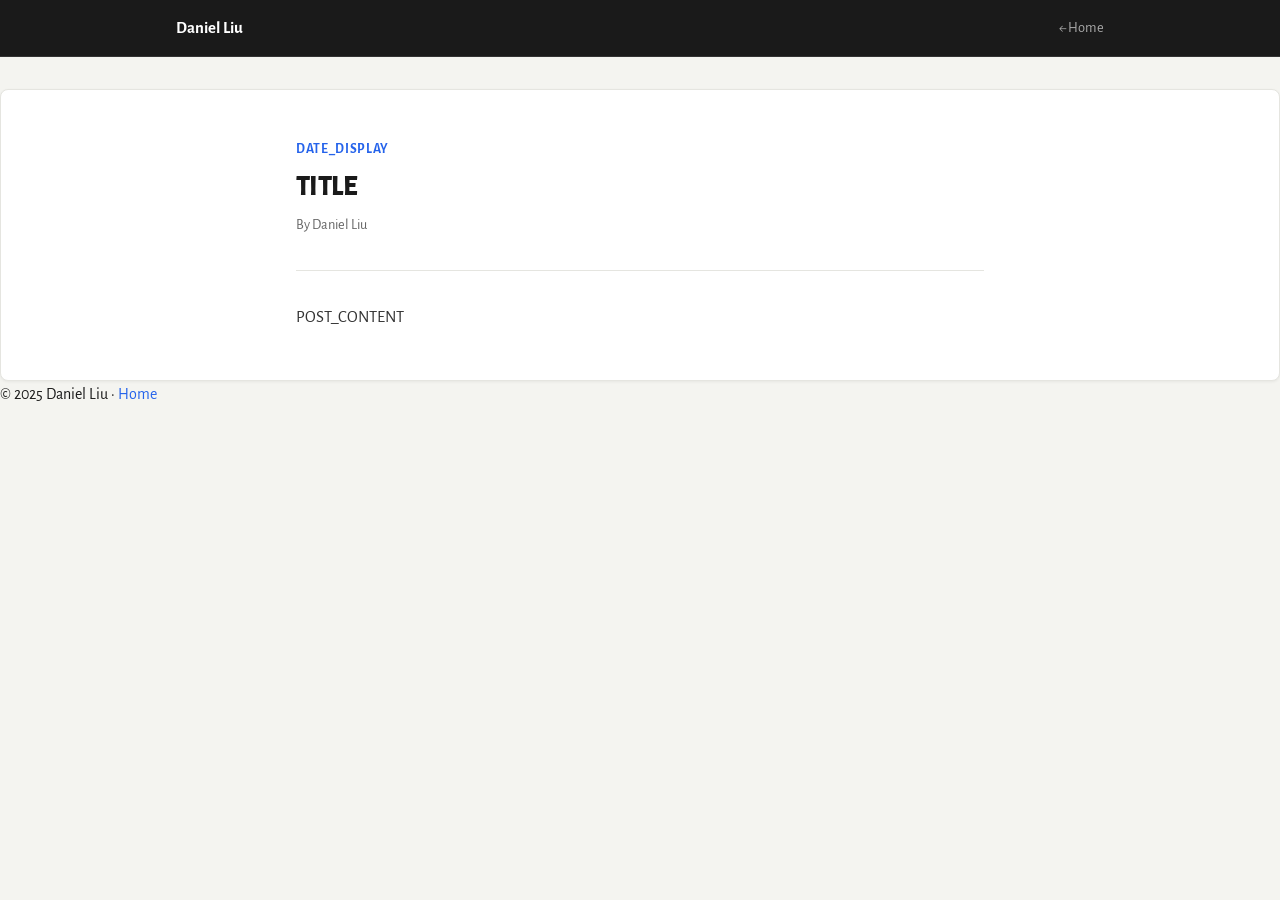
<file: blog/post-template.html>
<!DOCTYPE html>
<html lang="en">
<head>
  <meta charset="UTF-8">
  <meta name="viewport" content="width=device-width, initial-scale=1.0">
  <title>TITLE — Daniel Liu, MA (Cantab), MBBS, PhD, FRCS (Eng)</title>
  <meta name="description" content="DESCRIPTION">
  <link rel="canonical" href="https://danskliu.com/blog/post-slug.html">
  <meta property="og:title" content="TITLE — Daniel Liu">
  <meta property="og:description" content="DESCRIPTION">
  <meta property="og:type" content="article">
  <meta name="twitter:card" content="summary">
  <link href="https://fonts.googleapis.com/css2?family=Alegreya+Sans:ital,wght@0,400;0,500;0,700;0,800;1,400&display=swap" rel="stylesheet">
  <style>
    :root {
      --bg-primary: #f4f4f0; --bg-secondary: #ecece6; --bg-card: #ffffff;
      --text-primary: #1a1a1a; --text-secondary: #666;
      --accent: #2563eb; --accent-light: #dbeafe;
      --border: #e5e5e0; --radius: 8px; --shadow-sm: 0 1px 3px rgba(0,0,0,0.06);
      --spacing-xs: 0.5rem; --spacing-sm: 1rem; --spacing-md: 2rem; --spacing-lg: 3rem;
    }
    *, *::before, *::after { box-sizing: border-box; margin: 0; padding: 0; }
    body {
      font-family: Optima, 'Alegreya Sans', 'Segoe UI', system-ui, sans-serif;
      background: var(--bg-primary); color: var(--text-primary); line-height: 1.7;
      -webkit-font-smoothing: antialiased;
    }
    nav {
      background: #1a1a1a; border-bottom: 1px solid #333;
      padding: 0.85rem 0; position: sticky; top: 0; z-index: 100;
    }
    nav .container {
      display: flex; align-items: center; justify-content: space-between;
      max-width: 960px; margin: 0 auto; padding: 0 var(--spacing-sm);
    }
    nav .logo { color: #fff; font-size: 1.05rem; font-weight: 700; text-decoration: none; }
    nav .back { color: #aaa; font-size: 0.9rem; text-decoration: none; }
    nav .back:hover { color: #fff; }

    .container { max-width: 720px; margin: 0 auto; padding: 0 var(--spacing-sm); }

    article {
      padding: var(--spacing-lg) 0;
      background: var(--bg-card);
      margin-top: var(--spacing-md);
      border: 1px solid var(--border);
      border-radius: var(--radius);
      box-shadow: var(--shadow-sm);
    }
    article .container { padding-top: 0; padding-bottom: 0; }

    .post-header { padding-bottom: var(--spacing-md); border-bottom: 1px solid var(--border); margin-bottom: var(--spacing-md); }

    time {
      font-size: 0.85rem; color: var(--accent); font-weight: 600;
      text-transform: uppercase; letter-spacing: 0.05em; display: block; margin-bottom: 0.5rem;
    }
    h1 { font-size: 1.75rem; font-weight: 800; letter-spacing: -0.02em; line-height: 1.3; margin-bottom: 0.5rem; }
    .byline { font-size: 0.9rem; color: var(--text-secondary); }

    .post-body { font-size: 1.05rem; line-height: 1.75; color: #333; }
    .post-body p { margin-bottom: 1.25rem; }
    .post-body h2 { font-size: 1.3rem; margin: 2rem 0 0.75rem; color: var(--text-primary); }
    .post-body ul, .post-body ol { margin-bottom: 1.25rem; padding-left: 1.5rem; }
    .post-body li { margin-bottom: 0.4rem; }
    .post-body a { color: var(--accent); text-decoration: underline; }
    .post-body img { max-width: 100%; border-radius: var(--radius); margin: 1rem 0; }
    .post-body blockquote {
      border-left: 3px solid var(--accent); padding-left: var(--spacing-sm);
      color: var(--text-secondary); margin: 1.25rem 0; font-style: italic;
    }

    footer a { color: var(--accent); text-decoration: none; }

    @media (max-width: 768px) {
      h1 { font-size: 1.4rem; }
      .post-body { font-size: 1rem; }
    }
  </style>
  <script>
    if (window.location.hostname === 'dskl329-ai.github.io') {
      window.location.replace('https://danskliu.com' + window.location.pathname);
    }
  </script>
</head>
<body>
  <nav>
    <div class="container">
      <a href="/" class="logo">Daniel Liu</a>
      <a href="/" class="back">← Home</a>
    </div>
  </nav>

  <article>
    <div class="container">
      <div class="post-header">
        <time datetime="DATE_ISO">DATE_DISPLAY</time>
        <h1>TITLE</h1>
        <p class="byline">By Daniel Liu</p>
      </div>
      <div class="post-body">
        POST_CONTENT
      </div>
    </div>
  </article>


  <footer>
    <p>&copy; 2025 Daniel Liu &middot; <a href="/">Home</a></p>
  </footer>
  <!-- Cloudflare Web Analytics --><script type='module' src='https://static.cloudflareinsights.com/beacon.min.js' data-cf-beacon='{"token": "5d7ff3a9293b46e69c85d05c03f6376f"}'></script><!-- End Cloudflare Web Analytics -->
</body>
</html>
</file>
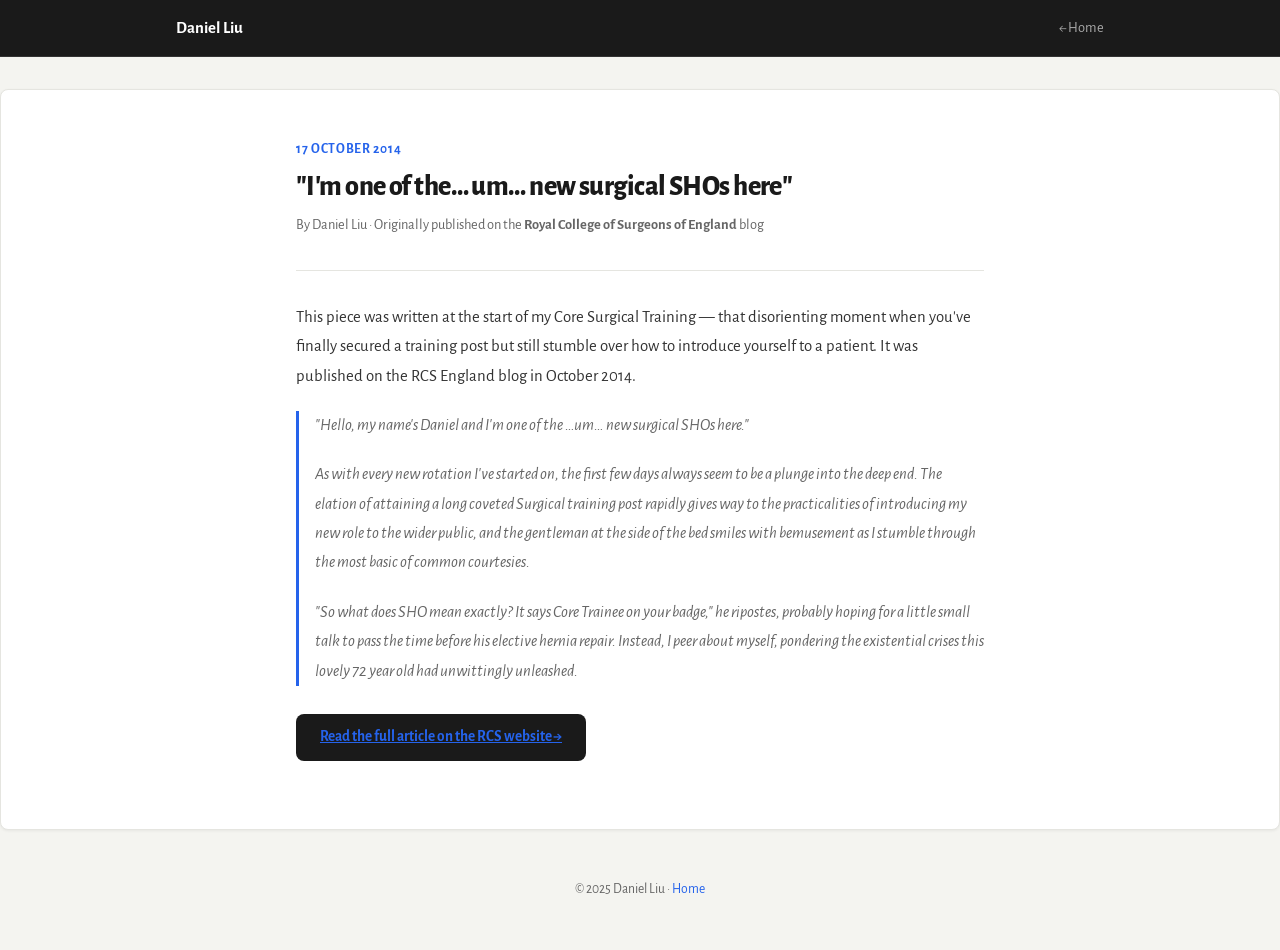
<file: blog/surgical-shos.html>
<!DOCTYPE html>
<html lang="en">
<head>
  <meta charset="UTF-8">
  <meta name="viewport" content="width=device-width, initial-scale=1.0">
  <title>"I'm one of the… um… new surgical SHOs here" — Daniel Liu, MA (Cantab), MBBS, PhD, FRCS (Eng)</title>
  <meta name="description" content="Daniel Liu reflects on starting as a Core Surgical Trainee — originally published on the Royal College of Surgeons of England blog, October 2014.">
  <link rel="canonical" href="https://danskliu.com/blog/surgical-shos.html">
  <meta property="og:title" content="I'm one of the… um… new surgical SHOs here — Daniel Liu">
  <meta property="og:description" content="Reflections on starting surgical training — originally published on the Royal College of Surgeons of England blog.">
  <meta property="og:type" content="article">
  <meta name="twitter:card" content="summary">
  <link href="https://fonts.googleapis.com/css2?family=Alegreya+Sans:ital,wght@0,400;0,500;0,700;0,800;1,400&display=swap" rel="stylesheet">
  <style>
    :root {
      --bg-primary: #f4f4f0; --bg-secondary: #ecece6; --bg-card: #ffffff;
      --text-primary: #1a1a1a; --text-secondary: #666;
      --accent: #2563eb; --accent-light: #dbeafe;
      --border: #e5e5e0; --radius: 8px; --shadow-sm: 0 1px 3px rgba(0,0,0,0.06);
      --spacing-xs: 0.5rem; --spacing-sm: 1rem; --spacing-md: 2rem; --spacing-lg: 3rem;
    }
    *, *::before, *::after { box-sizing: border-box; margin: 0; padding: 0; }
    body {
      font-family: Optima, 'Alegreya Sans', 'Segoe UI', system-ui, sans-serif;
      background: var(--bg-primary); color: var(--text-primary); line-height: 1.7;
      -webkit-font-smoothing: antialiased;
    }
    nav {
      background: #1a1a1a; border-bottom: 1px solid #333;
      padding: 0.85rem 0; position: sticky; top: 0; z-index: 100;
    }
    nav .container {
      display: flex; align-items: center; justify-content: space-between;
      max-width: 960px; margin: 0 auto; padding: 0 var(--spacing-sm);
    }
    nav .logo { color: #fff; font-size: 1.05rem; font-weight: 700; text-decoration: none; }
    nav .back { color: #aaa; font-size: 0.9rem; text-decoration: none; }
    nav .back:hover { color: #fff; }

    .container { max-width: 720px; margin: 0 auto; padding: 0 var(--spacing-sm); }

    article {
      padding: var(--spacing-lg) 0;
      background: var(--bg-card);
      margin-top: var(--spacing-md);
      border: 1px solid var(--border);
      border-radius: var(--radius);
      box-shadow: var(--shadow-sm);
    }
    article .container { padding-top: 0; padding-bottom: 0; }

    .post-header { padding-bottom: var(--spacing-md); border-bottom: 1px solid var(--border); margin-bottom: var(--spacing-md); }

    time {
      font-size: 0.85rem; color: var(--accent); font-weight: 600;
      text-transform: uppercase; letter-spacing: 0.05em; display: block; margin-bottom: 0.5rem;
    }
    h1 { font-size: 1.75rem; font-weight: 800; letter-spacing: -0.02em; line-height: 1.3; margin-bottom: 0.5rem; }
    .byline { font-size: 0.9rem; color: var(--text-secondary); }

    .post-body { font-size: 1.05rem; line-height: 1.75; color: #333; }
    .post-body p { margin-bottom: 1.25rem; }
    .post-body a { color: var(--accent); text-decoration: underline; }
    .post-body blockquote {
      border-left: 3px solid var(--accent); padding-left: var(--spacing-sm);
      color: var(--text-secondary); margin: 1.25rem 0; font-style: italic;
    }

    .external-cta {
      display: inline-block; margin-top: 0.5rem; padding: 0.65rem 1.5rem;
      background: #1a1a1a; color: #fff; text-decoration: none;
      font-weight: 600; font-size: 0.95rem; border-radius: var(--radius);
      transition: background 0.2s;
    }
    .external-cta:hover { background: #333; }

    footer {
      text-align: center; padding: var(--spacing-lg) var(--spacing-sm);
      color: var(--text-secondary); font-size: 0.85rem;
    }
    footer a { color: var(--accent); text-decoration: none; }

    @media (max-width: 768px) {
      h1 { font-size: 1.3rem; }
      .post-body { font-size: 1rem; }
    }
  </style>
  <script>
    if (window.location.hostname === 'dskl329-ai.github.io') {
      window.location.replace('https://danskliu.com' + window.location.pathname);
    }
  </script>
</head>
<body>
  <nav>
    <div class="container">
      <a href="/" class="logo">Daniel Liu</a>
      <a href="/" class="back">← Home</a>
    </div>
  </nav>

  <article>
    <div class="container">
      <div class="post-header">
        <time datetime="2014-10-17">17 October 2014</time>
        <h1>"I'm one of the… um… new surgical SHOs here"</h1>
        <p class="byline">By Daniel Liu &middot; Originally published on the <strong>Royal College of Surgeons of England</strong> blog</p>
      </div>
      <div class="post-body">
        <p>This piece was written at the start of my Core Surgical Training — that disorienting moment when you've finally secured a training post but still stumble over how to introduce yourself to a patient. It was published on the RCS England blog in October 2014.</p>
        <blockquote>
          <p>"Hello, my name's Daniel and I'm one of the …um… new surgical SHOs here."</p>
          <p>As with every new rotation I've started on, the first few days always seem to be a plunge into the deep end. The elation of attaining a long coveted Surgical training post rapidly gives way to the practicalities of introducing my new role to the wider public, and the gentleman at the side of the bed smiles with bemusement as I stumble through the most basic of common courtesies.</p>
          <p>"So what does SHO mean exactly? It says Core Trainee on your badge," he ripostes, probably hoping for a little small talk to pass the time before his elective hernia repair. Instead, I peer about myself, pondering the existential crises this lovely 72 year old had unwittingly unleashed.</p>
        </blockquote>
        <p><a href="https://www.rcseng.ac.uk/news-and-events/blog/surgical-shos/" class="external-cta" target="_blank" rel="noopener">Read the full article on the RCS website →</a></p>
      </div>
    </div>
  </article>

  <footer>
    <p>&copy; 2025 Daniel Liu &middot; <a href="/">Home</a></p>
  </footer>
  <!-- Cloudflare Web Analytics --><script type='module' src='https://static.cloudflareinsights.com/beacon.min.js' data-cf-beacon='{"token": "5d7ff3a9293b46e69c85d05c03f6376f"}'></script><!-- End Cloudflare Web Analytics -->
</body>
</html>
</file>
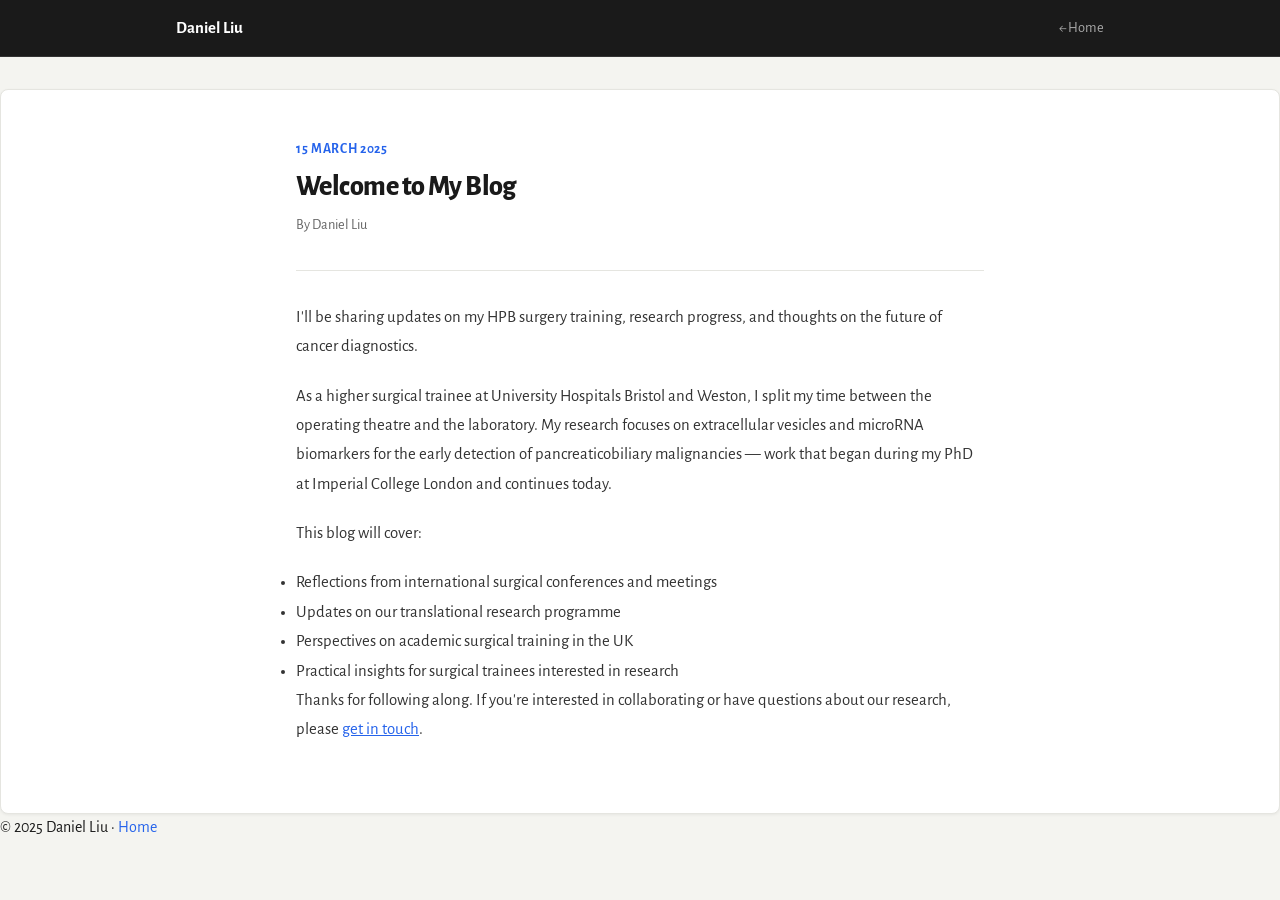
<file: blog/welcome-to-my-blog.html>
<!DOCTYPE html>
<html lang="en">
<head>
  <meta charset="UTF-8">
  <meta name="viewport" content="width=device-width, initial-scale=1.0">
  <title>Welcome to My Blog — Daniel Liu, MA (Cantab), MBBS, PhD, FRCS (Eng)</title>
  <meta name="description" content="Introducing the blog — updates from HPB surgery training, pancreaticobiliary cancer research, and academic life.">
  <link rel="canonical" href="https://danskliu.com/blog/welcome-to-my-blog.html">
  <meta property="og:title" content="Welcome to My Blog — Daniel Liu">
  <meta property="og:description" content="Updates from HPB surgery training, pancreaticobiliary cancer research, and academic life.">
  <meta property="og:type" content="article">
  <meta name="twitter:card" content="summary">
  <link href="https://fonts.googleapis.com/css2?family=Alegreya+Sans:ital,wght@0,400;0,500;0,700;0,800;1,400&display=swap" rel="stylesheet">
  <style>
    :root {
      --bg-primary: #f4f4f0; --bg-secondary: #ecece6; --bg-card: #ffffff;
      --text-primary: #1a1a1a; --text-secondary: #666;
      --accent: #2563eb; --accent-light: #dbeafe;
      --border: #e5e5e0; --radius: 8px; --shadow-sm: 0 1px 3px rgba(0,0,0,0.06);
      --spacing-xs: 0.5rem; --spacing-sm: 1rem; --spacing-md: 2rem; --spacing-lg: 3rem;
    }
    *, *::before, *::after { box-sizing: border-box; margin: 0; padding: 0; }
    body {
      font-family: Optima, 'Alegreya Sans', 'Segoe UI', system-ui, sans-serif;
      background: var(--bg-primary); color: var(--text-primary); line-height: 1.7;
      -webkit-font-smoothing: antialiased;
    }
    nav {
      background: #1a1a1a; border-bottom: 1px solid #333;
      padding: 0.85rem 0; position: sticky; top: 0; z-index: 100;
    }
    nav .container {
      display: flex; align-items: center; justify-content: space-between;
      max-width: 960px; margin: 0 auto; padding: 0 var(--spacing-sm);
    }
    nav .logo { color: #fff; font-size: 1.05rem; font-weight: 700; text-decoration: none; }
    nav .back { color: #aaa; font-size: 0.9rem; text-decoration: none; }
    nav .back:hover { color: #fff; }

    .container { max-width: 720px; margin: 0 auto; padding: 0 var(--spacing-sm); }

    article {
      padding: var(--spacing-lg) 0;
      background: var(--bg-card);
      margin-top: var(--spacing-md);
      border: 1px solid var(--border);
      border-radius: var(--radius);
      box-shadow: var(--shadow-sm);
    }
    article .container { padding-top: 0; padding-bottom: 0; }

    .post-header { padding-bottom: var(--spacing-md); border-bottom: 1px solid var(--border); margin-bottom: var(--spacing-md); }

    time {
      font-size: 0.85rem; color: var(--accent); font-weight: 600;
      text-transform: uppercase; letter-spacing: 0.05em; display: block; margin-bottom: 0.5rem;
    }
    h1 { font-size: 1.75rem; font-weight: 800; letter-spacing: -0.02em; line-height: 1.3; margin-bottom: 0.5rem; }
    .byline { font-size: 0.9rem; color: var(--text-secondary); }

    .post-body { font-size: 1.05rem; line-height: 1.75; color: #333; }
    .post-body p { margin-bottom: 1.25rem; }
    .post-body h2 { font-size: 1.3rem; margin: 2rem 0 0.75rem; color: var(--text-primary); }
    .post-body a { color: var(--accent); text-decoration: underline; }

    footer a { color: var(--accent); text-decoration: none; }

    @media (max-width: 768px) {
      h1 { font-size: 1.4rem; }
      .post-body { font-size: 1rem; }
    }
  </style>
  <script>
    if (window.location.hostname === 'dskl329-ai.github.io') {
      window.location.replace('https://danskliu.com' + window.location.pathname);
    }
  </script>
</head>
<body>
  <nav>
    <div class="container">
      <a href="/" class="logo">Daniel Liu</a>
      <a href="/" class="back">← Home</a>
    </div>
  </nav>

  <article>
    <div class="container">
      <div class="post-header">
        <time datetime="2025-03-15">15 March 2025</time>
        <h1>Welcome to My Blog</h1>
        <p class="byline">By Daniel Liu</p>
      </div>
      <div class="post-body">
        <p>I'll be sharing updates on my HPB surgery training, research progress, and thoughts on the future of cancer diagnostics.</p>
        <p>As a higher surgical trainee at University Hospitals Bristol and Weston, I split my time between the operating theatre and the laboratory. My research focuses on extracellular vesicles and microRNA biomarkers for the early detection of pancreaticobiliary malignancies — work that began during my PhD at Imperial College London and continues today.</p>
        <p>This blog will cover:</p>
        <ul>
          <li>Reflections from international surgical conferences and meetings</li>
          <li>Updates on our translational research programme</li>
          <li>Perspectives on academic surgical training in the UK</li>
          <li>Practical insights for surgical trainees interested in research</li>
        </ul>
        <p>Thanks for following along. If you're interested in collaborating or have questions about our research, please <a href="/#contact">get in touch</a>.</p>
      </div>
    </div>
  </article>


  <footer>
    <p>&copy; 2025 Daniel Liu &middot; <a href="/">Home</a></p>
  </footer>
  <!-- Cloudflare Web Analytics --><script type='module' src='https://static.cloudflareinsights.com/beacon.min.js' data-cf-beacon='{"token": "5d7ff3a9293b46e69c85d05c03f6376f"}'></script><!-- End Cloudflare Web Analytics -->
</body>
</html>
</file>
<file: assets/css/base.css>
/* ============================================================
   danskliu.com — shared design system base
   Used by: /index.html, /resources/index.html (and future pages).
   Blog posts & thank-you are intentionally self-contained.
   Load this BEFORE each page's own <style> so page rules win.
   Page-specific tokens (--max-width, --spacing-lg/xl) may be
   overridden in the page's :root after this file loads.
   ============================================================ */

:root {
  --bg-primary: #f4f4f0;
  --bg-secondary: #ecece6;
  --bg-card: #ffffff;
  --text-primary: #0a0a0a;
  --text-secondary: #4a4a4a;
  --accent: #0056b3;
  --accent-light: #e6f0ff;
  --accent-subtle: #f0f7ff;
  --border: #d1d9e6;
  --spacing-xs: 0.5rem;
  --spacing-sm: 1rem;
  --spacing-md: 2rem;
  --transition: all 0.2s cubic-bezier(0.4, 0, 0.2, 1);
  --shadow-sm: 0 1px 2px rgba(0, 86, 179, 0.08);
  --shadow-md: 0 4px 12px rgba(0, 86, 179, 0.12);
  --shadow-lg: 0 8px 24px rgba(0, 86, 179, 0.16);
  --radius: 8px;
}

/* ── Dark mode tokens ── */
@media (prefers-color-scheme: dark) {
  :root {
    --bg-primary: #0f1117;
    --bg-secondary: #161822;
    --bg-card: #1a1d2b;
    --text-primary: #e8e8ed;
    --text-secondary: #a0a5b8;
    --accent: #4da8ff;
    --accent-light: #1a2540;
    --accent-subtle: #131a2b;
    --border: #2a2d3a;
    --shadow-sm: 0 1px 2px rgba(0,0,0,0.3);
    --shadow-md: 0 4px 12px rgba(0,0,0,0.4);
    --shadow-lg: 0 8px 24px rgba(0,0,0,0.5);
  }
}

*, *::before, *::after { box-sizing: border-box; margin: 0; padding: 0; }

html {
  scroll-behavior: smooth;
  touch-action: manipulation;
  -webkit-text-size-adjust: 100%;
  text-size-adjust: 100%;
}

body {
  background-color: var(--bg-primary);
  color: var(--text-primary);
  font-family: Optima, 'Alegreya Sans', -apple-system, BlinkMacSystemFont, 'Segoe UI', system-ui, sans-serif;
  font-size: 16px;
  line-height: 1.6;
  -webkit-font-smoothing: antialiased;
  overflow-x: hidden;
  touch-action: pan-x pan-y;
}

:focus-visible {
  outline: 2px solid var(--accent);
  outline-offset: 2px;
}

/* Skip link for accessibility */
.skip-link {
  position: absolute;
  top: -40px;
  left: 0;
  background: var(--accent);
  color: var(--bg-primary);
  padding: 8px 16px;
  z-index: 10000;
  transition: top 0.3s;
}
.skip-link:focus { top: 0; }

/* Primary button */
.cta-button {
  display: inline-block;
  padding: 0.875rem 2rem;
  background: var(--accent);
  color: var(--bg-primary);
  border: 1px solid var(--accent);
  font-weight: 600;
  transition: var(--transition);
  font-size: 0.85rem;
  letter-spacing: 0.05em;
  text-transform: uppercase;
  text-decoration: none;
  margin-top: var(--spacing-sm);
  border-radius: var(--radius);
  box-shadow: var(--shadow-sm);
}
.cta-button:hover {
  background: transparent;
  color: var(--accent);
  box-shadow: var(--shadow-md);
  transform: translateY(-1px);
}
.cta-button:active {
  transform: translateY(0);
}
@media (prefers-color-scheme: dark) {
  .cta-button { color: #fff; }
  .cta-button:hover { color: var(--accent); }
}

/* Scroll-triggered reveal animation */
.fade-in {
  opacity: 0;
  transform: translateY(20px);
  transition: opacity 0.6s cubic-bezier(0.4, 0, 0.2, 1), transform 0.6s cubic-bezier(0.4, 0, 0.2, 1);
}
.fade-in.visible {
  opacity: 1;
  transform: translateY(0);
}
</file>
<file: dsk-chat.css>
/* ── Chat Widget Styles ─────────────────────────────────────────── */
.dsk-chat-bubble {
  position: fixed;
  bottom: 24px;
  right: 24px;
  width: 56px;
  height: 56px;
  border-radius: 50%;
  background: #1a1a1a;
  color: #fff;
  border: none;
  cursor: pointer;
  display: flex;
  align-items: center;
  justify-content: center;
  box-shadow: 0 4px 16px rgba(0,0,0,0.15);
  z-index: 9998;
  transition: transform 0.2s, box-shadow 0.2s;
}
.dsk-chat-bubble:hover {
  transform: scale(1.06);
  box-shadow: 0 6px 24px rgba(0,0,0,0.2);
}
.dsk-chat-bubble svg {
  width: 24px;
  height: 24px;
}
.dsk-chat-bubble .dsk-close-icon { display: none; }
.dsk-chat-bubble.open .dsk-chat-icon { display: none; }
.dsk-chat-bubble.open .dsk-close-icon { display: block; }

/* Panel */
.dsk-chat-panel {
  display: none;
  position: fixed;
  bottom: 96px;
  right: 24px;
  width: 380px;
  max-width: calc(100vw - 48px);
  height: 560px;
  max-height: calc(100vh - 140px);
  background: #ffffff;
  border-radius: 16px;
  box-shadow: 0 8px 40px rgba(0,0,0,0.12);
  z-index: 9997;
  flex-direction: column;
  overflow: hidden;
  font-family: Optima, 'Alegreya Sans', -apple-system, BlinkMacSystemFont, 'Segoe UI', system-ui, sans-serif;
}
.dsk-chat-panel.open {
  display: flex;
}

/* Header */
.dsk-chat-header {
  background: #1a1a1a;
  color: #fff;
  padding: 16px 20px;
  display: flex;
  align-items: center;
  gap: 12px;
}
.dsk-chat-avatar {
  width: 40px;
  height: 40px;
  border-radius: 50%;
  background: #fff;
  display: flex;
  align-items: center;
  justify-content: center;
  font-size: 18px;
  flex-shrink: 0;
}
.dsk-chat-header-info h3 {
  margin: 0;
  font-size: 1rem;
  font-weight: 600;
  letter-spacing: -0.01em;
}
.dsk-chat-header-info p {
  margin: 2px 0 0;
  font-size: 0.8rem;
  color: #ccc;
}

/* Messages area */
.dsk-chat-messages {
  flex: 1;
  overflow-y: auto;
  padding: 16px;
  background: #f8f8f5;
  display: flex;
  flex-direction: column;
  gap: 10px;
}
.dsk-chat-msg {
  max-width: 85%;
  padding: 10px 14px;
  border-radius: 14px;
  font-size: 0.92rem;
  line-height: 1.45;
  word-break: break-word;
}
.dsk-chat-msg.bot {
  align-self: flex-start;
  background: #ffffff;
  color: #111111;
  border-bottom-left-radius: 4px;
  font-weight: 500;
  box-shadow: 0 1px 2px rgba(0,0,0,0.06);
  opacity: 1;
  -webkit-font-smoothing: antialiased;
  -moz-osx-font-smoothing: grayscale;
}
.dsk-chat-msg.user {
  align-self: flex-end;
  background: #1a1a1a;
  color: #fff;
  border-bottom-right-radius: 4px;
}
.dsk-chat-msg.dan {
  align-self: flex-start;
  background: #dae5f5;
  color: #111111;
  border-bottom-left-radius: 4px;
  border-left: 3px solid #2c5f8a;
  font-weight: 500;
  opacity: 1;
}
.dsk-chat-msg.system {
  align-self: center;
  background: transparent;
  color: #666;
  font-size: 0.8rem;
  font-style: italic;
  text-align: center;
  max-width: 90%;
  padding: 4px 8px;
}

/* Typing indicator */
.dsk-typing {
  align-self: flex-start;
  background: #ecece6;
  padding: 12px 18px;
  border-radius: 14px;
  border-bottom-left-radius: 4px;
  display: none;
}
.dsk-typing.show { display: block; }
.dsk-typing span {
  display: inline-block;
  width: 7px;
  height: 7px;
  border-radius: 50%;
  background: #999;
  margin: 0 2px;
  animation: dsk-typing 1.4s infinite;
}
.dsk-typing span:nth-child(2) { animation-delay: 0.2s; }
.dsk-typing span:nth-child(3) { animation-delay: 0.4s; }
@keyframes dsk-typing {
  0%, 60%, 100% { opacity: 0.3; transform: translateY(0); }
  30% { opacity: 1; transform: translateY(-4px); }
}

/* Visitor identity form */
.dsk-visitor-form {
  padding: 20px 16px;
  background: #f8f8f5;
  border-bottom: 1px solid #e0e0d8;
  display: none;
  flex-direction: column;
  gap: 10px;
}
.dsk-visitor-form.show { display: flex; }
.dsk-visitor-form p {
  margin: 0;
  font-size: 0.9rem;
  color: #555;
  font-style: italic;
}
.dsk-visitor-form input {
  padding: 10px 14px;
  border: 1px solid #d0d0c8;
  border-radius: 10px;
  font-family: inherit;
  font-size: 0.9rem;
  background: #fff;
  outline: none;
  transition: border-color 0.2s;
}
.dsk-visitor-form input:focus {
  border-color: #1a1a1a;
}
.dsk-visitor-form .dsk-form-row {
  display: flex;
  gap: 8px;
}
.dsk-visitor-form .dsk-form-row input {
  flex: 1;
}
.dsk-visitor-form button {
  padding: 10px 20px;
  background: #1a1a1a;
  color: #fff;
  border: none;
  border-radius: 10px;
  font-family: inherit;
  font-size: 0.9rem;
  cursor: pointer;
  transition: background 0.2s;
  font-weight: 500;
}
.dsk-visitor-form button:hover {
  background: #333;
}

/* Input area */
.dsk-chat-input-area {
  padding: 12px 16px;
  background: #fff;
  border-top: 1px solid #e0e0d8;
  display: flex;
  gap: 8px;
  display: none;
}
.dsk-chat-input-area.show { display: flex; }
.dsk-chat-input-area input {
  flex: 1;
  padding: 10px 14px;
  border: 1px solid #d0d0c8;
  border-radius: 24px;
  font-family: inherit;
  font-size: 0.9rem;
  outline: none;
  transition: border-color 0.2s;
}
.dsk-chat-input-area input:focus {
  border-color: #1a1a1a;
}
.dsk-chat-input-area input::placeholder {
  color: #999;
}
.dsk-chat-input-area button {
  width: 42px;
  height: 42px;
  border-radius: 50%;
  background: #1a1a1a;
  color: #fff;
  border: none;
  cursor: pointer;
  display: flex;
  align-items: center;
  justify-content: center;
  transition: background 0.2s;
  flex-shrink: 0;
}
.dsk-chat-input-area button:hover {
  background: #333;
}
.dsk-chat-input-area button:disabled {
  opacity: 0.4;
  cursor: not-allowed;
}
.dsk-chat-input-area button svg {
  width: 18px;
  height: 18px;
}

/* Powered by */
.dsk-chat-footer {
  padding: 6px 16px;
  background: #fff;
  text-align: center;
  font-size: 0.7rem;
  color: #aaa;
  border-top: 1px solid #f0f0ea;
}

@media (max-width: 480px) {
  .dsk-chat-panel {
    width: calc(100vw - 24px);
    right: 12px;
    bottom: 84px;
    height: calc(100vh - 120px);
    max-height: none;
    border-radius: 16px 16px 0 0;
  }
  .dsk-chat-bubble {
    right: 12px;
    bottom: 16px;
  }
}
</file>
